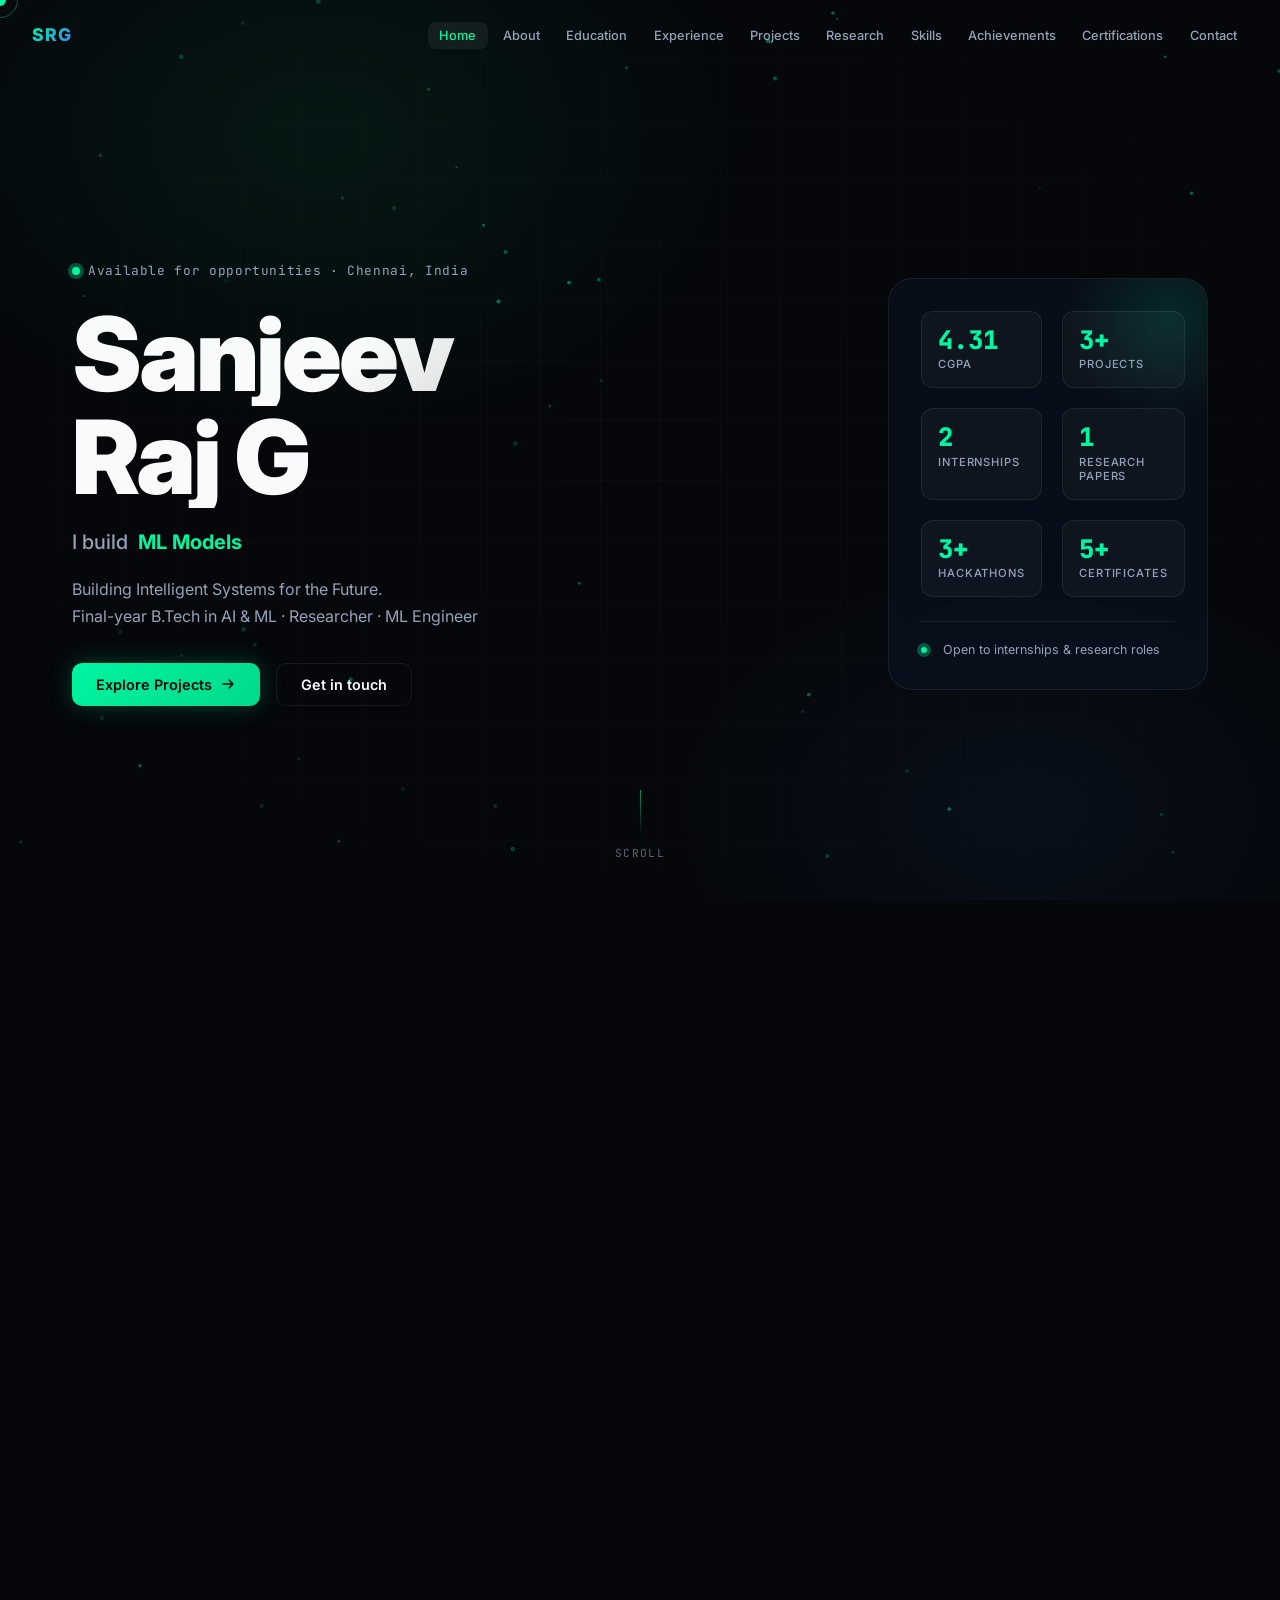
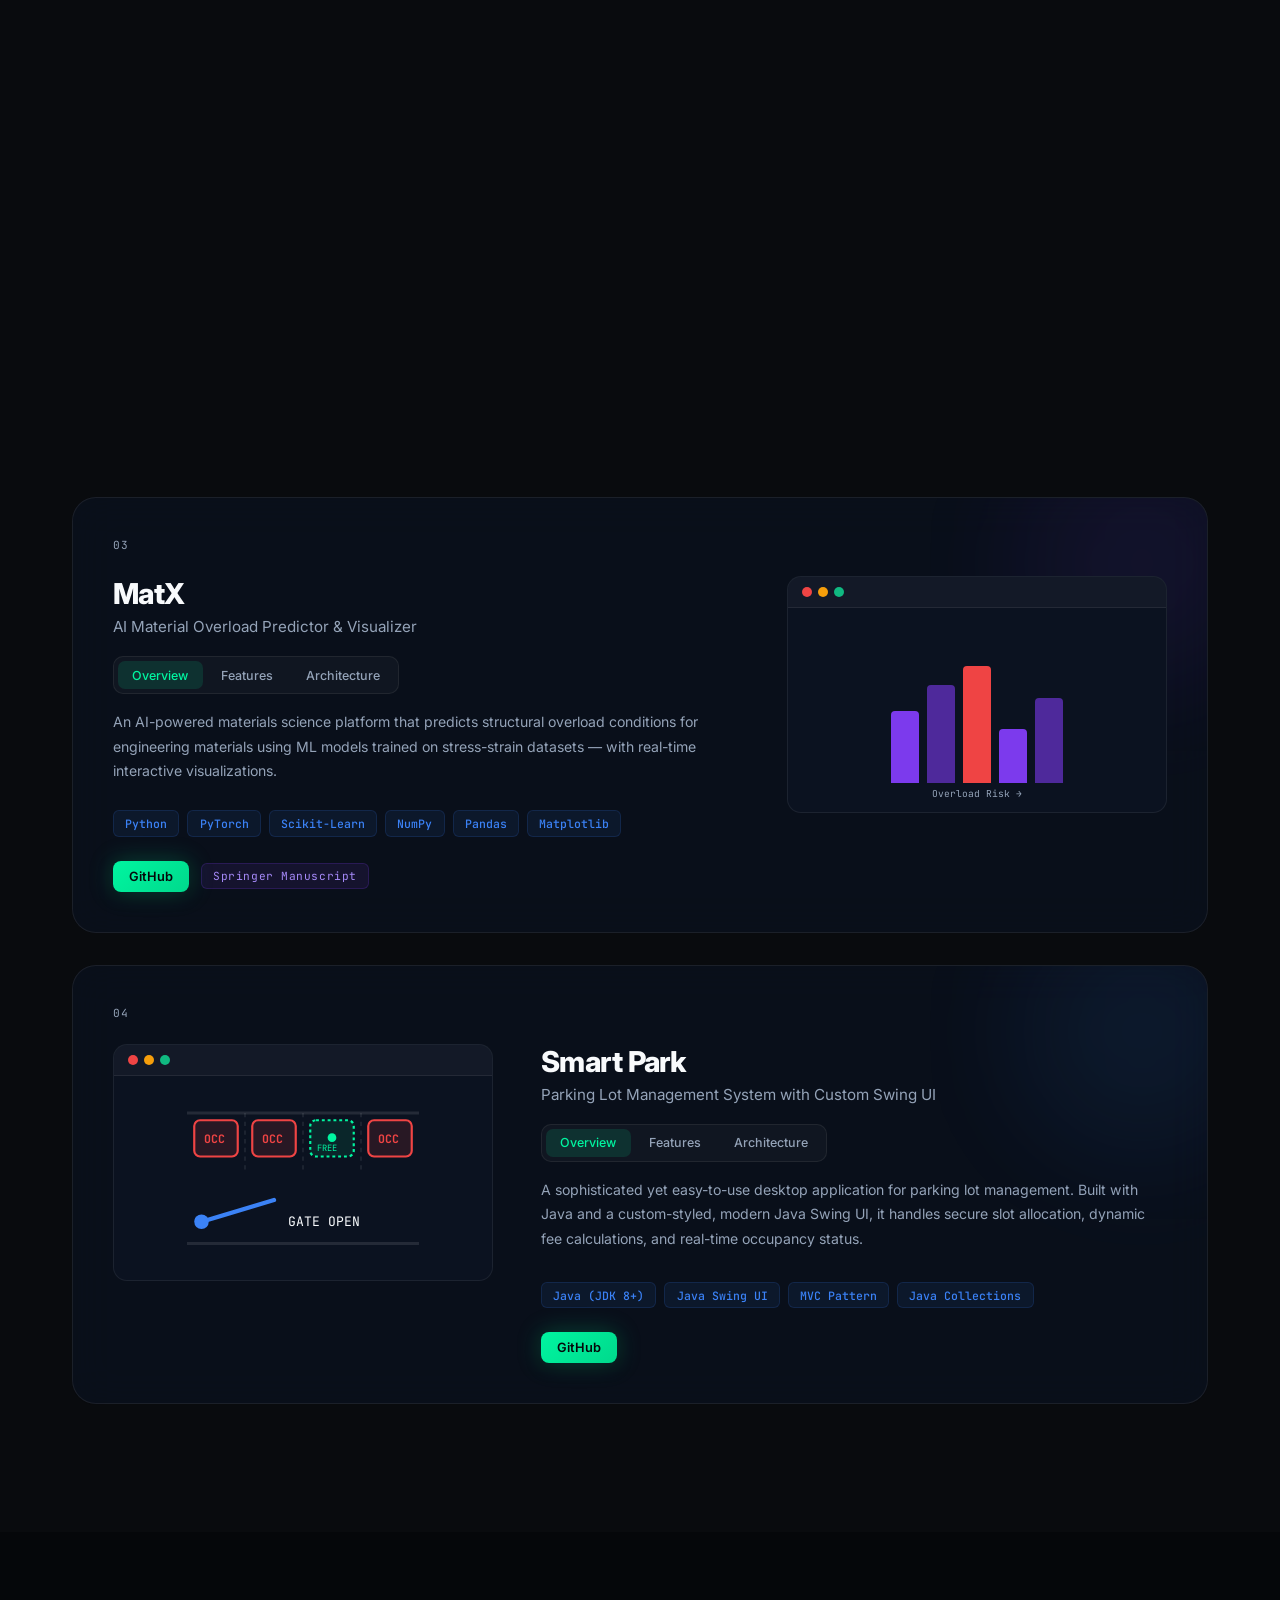
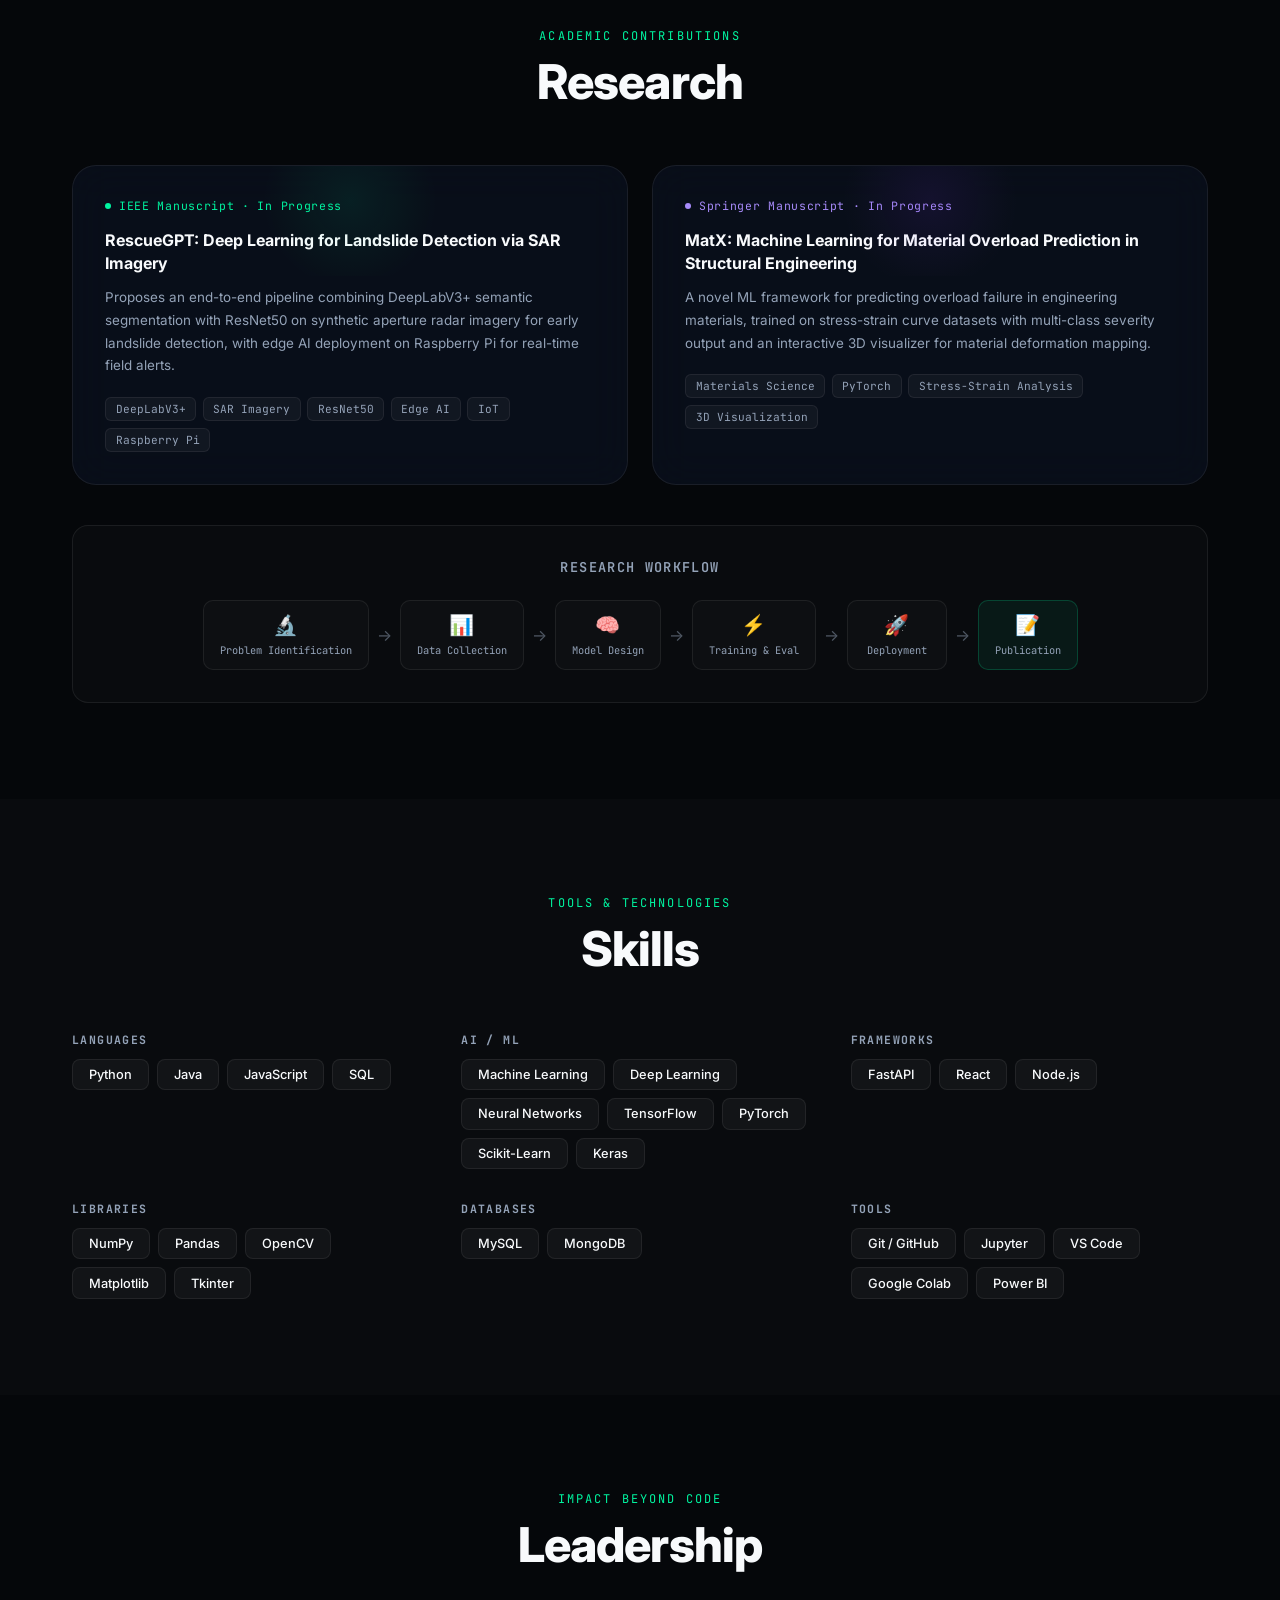
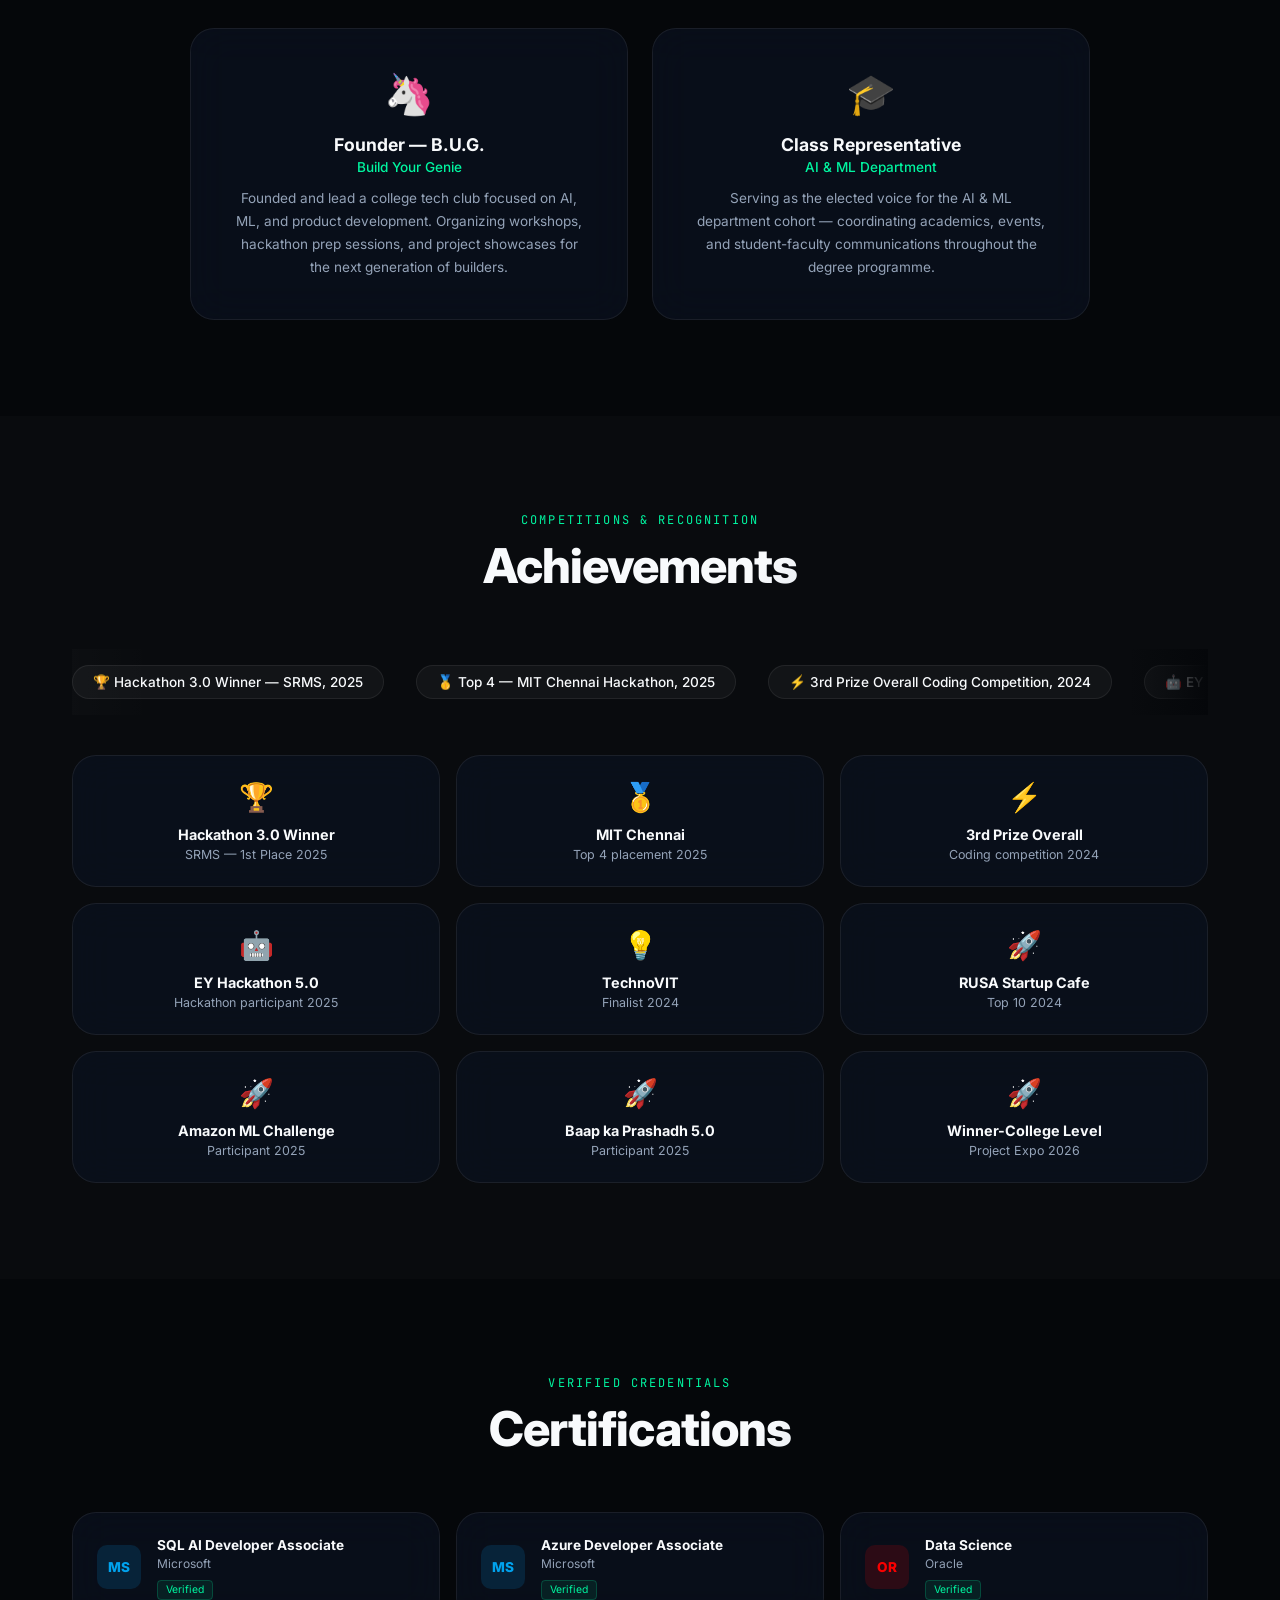
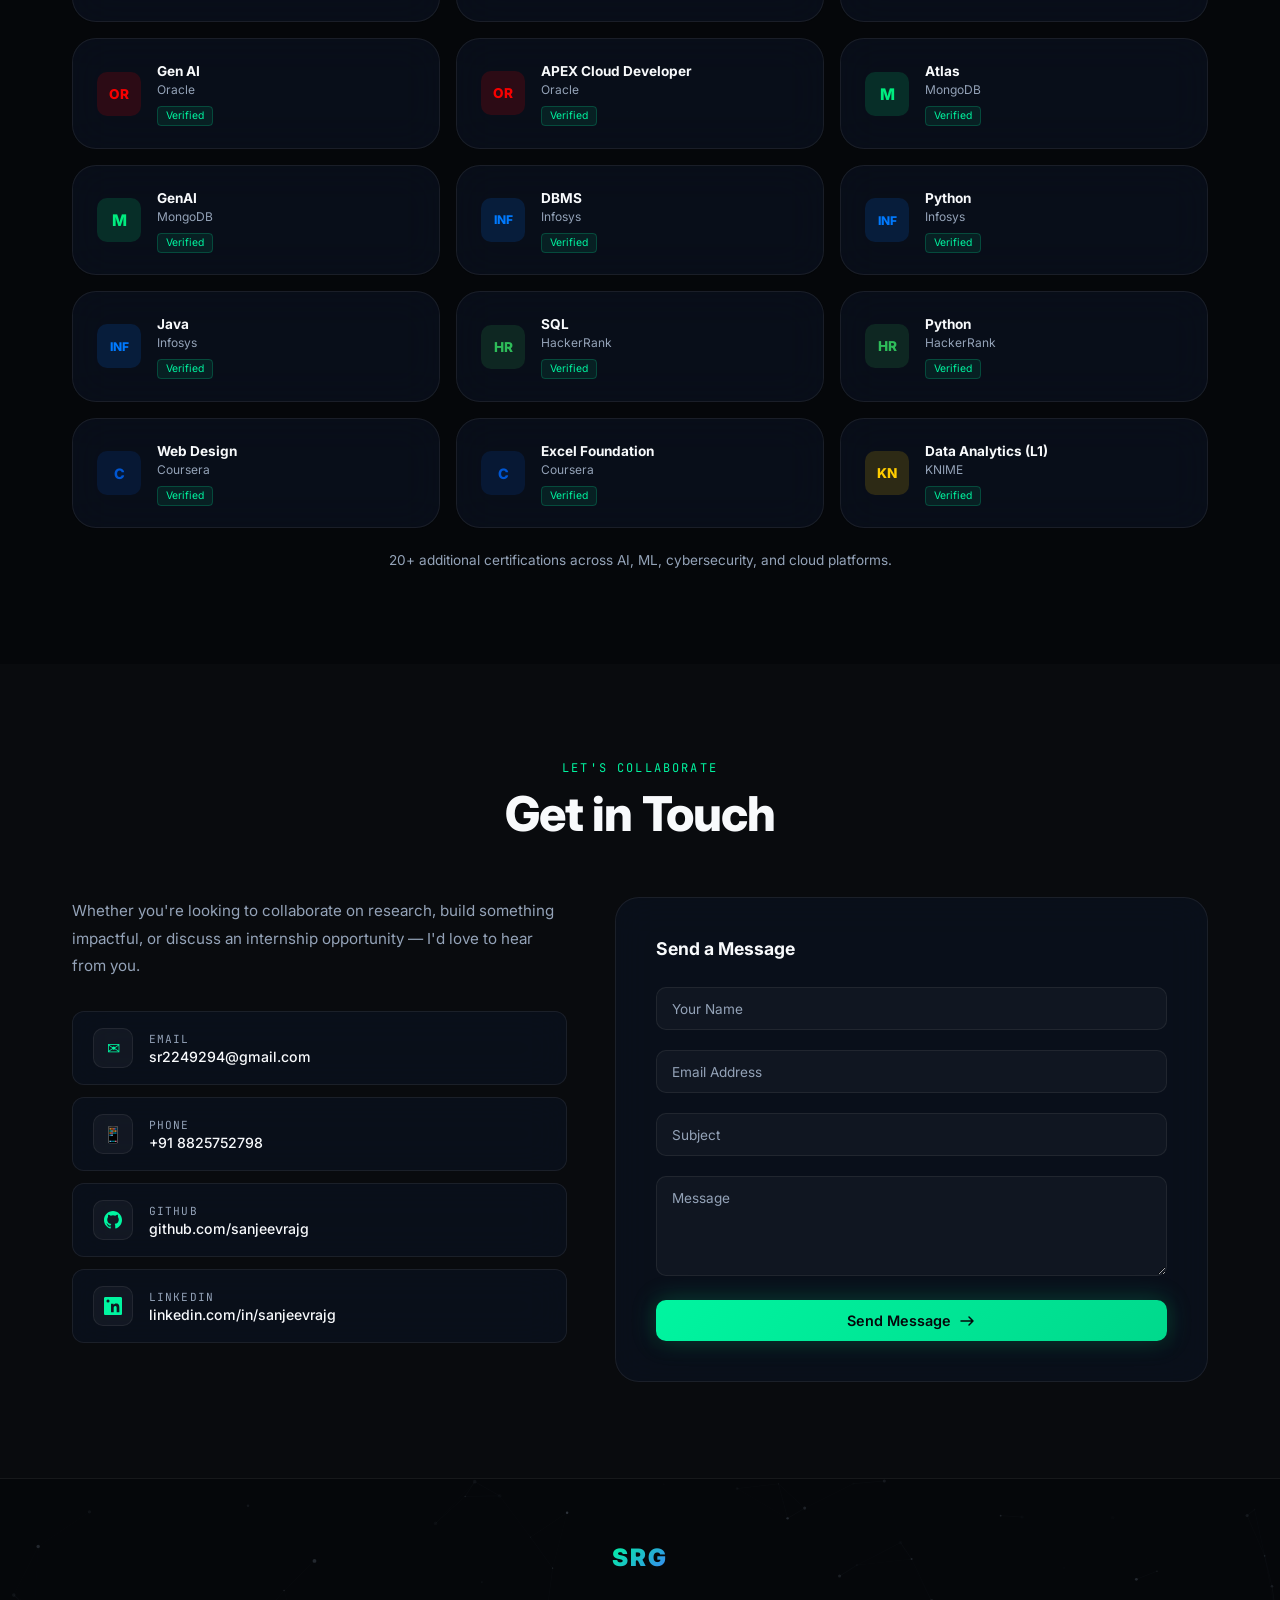
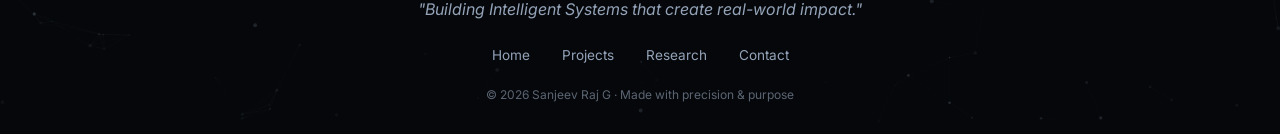
<file: index.html>
<!DOCTYPE html>
<html lang="en">

<head>
  <meta charset="UTF-8" />
  <meta name="viewport" content="width=device-width, initial-scale=1.0" />
  <title>Sanjeev Raj G — AI Engineer</title>
  <meta name="description"
    content="Sanjeev Raj G — AI Engineer, ML Researcher & Software Developer building intelligent systems for the future." />
  <link rel="preconnect" href="https://fonts.googleapis.com" />
  <link rel="preconnect" href="https://fonts.gstatic.com" crossorigin />
  <link
    href="https://fonts.googleapis.com/css2?family=Inter:wght@300;400;500;600;700;800;900&family=JetBrains+Mono:wght@400;500;700&display=swap"
    rel="stylesheet" />
  <link rel="icon" href="https://img.icons8.com/color/48/spiderman-head.png">
  <link rel="stylesheet" href="style.css" />
</head>

<body>

  <!-- ========== CURSOR ========== -->
  <div class="cursor" id="cursor"></div>
  <div class="cursor-trail" id="cursorTrail"></div>

  <!-- ========== LOADING SCREEN ========== -->
  <div class="loader" id="loader">
    <canvas id="loaderCanvas"></canvas>
    <div class="loader-content">
      <div class="loader-name" id="loaderName">
        <span class="loader-letter" data-char="S">S</span><span class="loader-letter" data-char="A">A</span><span
          class="loader-letter" data-char="N">N</span><span class="loader-letter" data-char="J">J</span><span
          class="loader-letter" data-char="E">E</span><span class="loader-letter" data-char="E">E</span><span
          class="loader-letter" data-char="V">V</span>&nbsp;<span class="loader-letter" data-char="R">R</span><span
          class="loader-letter" data-char="A">A</span><span class="loader-letter" data-char="J">J</span>&nbsp;<span
          class="loader-letter" data-char="G">G</span>
      </div>
      <div class="loader-roles" id="loaderRoles">
        <span class="loader-role active">AI Engineer</span>
        <span class="loader-role">ML Researcher</span>
        <span class="loader-role">Software Developer</span>
      </div>
      <div class="loader-bar-wrap">
        <div class="loader-bar" id="loaderBar"></div>
      </div>
      <div class="loader-percent" id="loaderPercent">0%</div>
    </div>
  </div>

  <!-- ========== NAVBAR ========== -->
  <nav class="nav" id="navbar">
    <div class="nav-inner">
      <a class="nav-logo" href="#home">
        <span class="nav-logo-mark">SRG</span>
      </a>
      <ul class="nav-links" id="navLinks">
        <li><a href="#home" class="nav-link active">Home</a></li>
        <li><a href="#about" class="nav-link">About</a></li>
        <li><a href="#education" class="nav-link">Education</a></li>
        <li><a href="#experience" class="nav-link">Experience</a></li>
        <li><a href="#projects" class="nav-link">Projects</a></li>
        <li><a href="#research" class="nav-link">Research</a></li>
        <li><a href="#skills" class="nav-link">Skills</a></li>
        <li><a href="#achievements" class="nav-link">Achievements</a></li>
        <li><a href="#certifications" class="nav-link">Certifications</a></li>
        <li><a href="#contact" class="nav-link">Contact</a></li>
      </ul>
      <button class="nav-toggle" id="navToggle" aria-label="Toggle menu">
        <span></span><span></span><span></span>
      </button>
    </div>
  </nav>

  <!-- ========== HERO ========== -->
  <section class="hero" id="home">
    <canvas id="heroCanvas"></canvas>
    <div class="aurora"></div>
    <div class="hero-grid"></div>

    <div class="hero-inner">
      <div class="hero-left">
        <div class="hero-eyebrow reveal-up">
          <span class="dot-pulse"></span>
          Available for opportunities · Chennai, India
        </div>
        <h1 class="hero-name reveal-up" data-delay="0.1">
          <span class="line-reveal">Sanjeev</span>
          <span class="line-reveal">Raj G</span>
        </h1>
        <div class="hero-role-wrap reveal-up" data-delay="0.25">
          <span class="hero-role-prefix">I build</span>
          <div class="hero-role-slider">
            <span class="hero-role-item active">AI Systems</span>
            <span class="hero-role-item">ML Models</span>
            <span class="hero-role-item">CV Pipelines</span>
            <span class="hero-role-item">Full Stack Apps</span>
            <span class="hero-role-item">Research Tools</span>
          </div>
        </div>
        <p class="hero-subtitle reveal-up" data-delay="0.35">
          Building Intelligent Systems for the Future.<br />
          Final-year B.Tech in AI &amp; ML · Researcher · ML Engineer
        </p>
        <div class="hero-cta reveal-up" data-delay="0.45">
          <a href="#projects" class="btn btn-primary magnetic">
            <span>Explore Projects</span>
            <svg width="16" height="16" viewBox="0 0 16 16" fill="none">
              <path d="M3 8h10M9 4l4 4-4 4" stroke="currentColor" stroke-width="1.5" stroke-linecap="round"
                stroke-linejoin="round" />
            </svg>
          </a>
          <a href="#contact" class="btn btn-ghost magnetic">
            <span>Get in touch</span>
          </a>
        </div>
      </div>

      <div class="hero-right reveal-up" data-delay="0.3">
        <div class="stats-card glass-card" id="statsCard">
          <div class="stats-card-glow"></div>
          <div class="stats-grid">
            <div class="stat-item">
              <span class="stat-value counter" data-target="7.98" data-decimal="2">0</span>
              <span class="stat-label">CGPA</span>
            </div>
            <div class="stat-item">
              <span class="stat-value"><span class="counter" data-target="6" data-suffix="+">0</span></span>
              <span class="stat-label">Projects</span>
            </div>
            <div class="stat-item">
              <span class="stat-value"><span class="counter" data-target="3">0</span></span>
              <span class="stat-label">Internships</span>
            </div>
            <div class="stat-item">
              <span class="stat-value"><span class="counter" data-target="2">0</span></span>
              <span class="stat-label">Research Papers</span>
            </div>
            <div class="stat-item">
              <span class="stat-value"><span class="counter" data-target="6" data-suffix="+">0</span></span>
              <span class="stat-label">Hackathons</span>
            </div>
            <div class="stat-item">
              <span class="stat-value"><span class="counter" data-target="10" data-suffix="+">0</span></span>
              <span class="stat-label">Certificates</span>
            </div>
          </div>
          <div class="stats-card-footer">
            <span class="stats-status">
              <span class="dot-pulse small"></span>
              Open to internships &amp; research roles
            </span>
          </div>
        </div>
      </div>
    </div>

    <div class="hero-scroll-hint">
      <div class="scroll-line"></div>
      <span>Scroll</span>
    </div>
  </section>

  <!-- ========== ABOUT ========== -->
  <section class="section" id="about">
    <div class="section-inner">
      <div class="section-header reveal-up">
        <span class="section-eyebrow">Who I am</span>
        <h2 class="section-title">About Me</h2>
      </div>

      <div class="about-layout">
        <div class="about-bio glass-card reveal-up">
          <p>
            Final-year B.Tech student specializing in <strong>Artificial Intelligence and Machine Learning</strong> with
            hands-on experience across AI, Machine Learning, <strong>LLMS</strong>, Agentic workflow automations,
            <strong>Cybersecurity</strong>, and <strong>Full Stack Development</strong>.
          </p>
          <p>
            I'm passionate about building systems that bridge the gap between research and real-world impact — from
            landslide prediction systems running on Raspberry Pi to automated vulnerability analyzers and material
            science predictors.
          </p>
          <p>
            I compete in hackathons, publish research, and build products that solve real problems.
          </p>
          <div class="about-tags">
            <span class="tag">AI / ML</span>
            <span class="tag">Neural Networks</span>
            <span class="tag">Deep Learning</span>
            <span class="tag">LLMS</span>
            <span class="tag">Prompt Engineering</span>
            <span class="tag">MLOps</span>
            <span class="tag">Cybersecurity</span>
            <span class="tag">Agentic workflow automations</span>
            <span class="tag">Full Stack</span>
            <span class="tag">IoT</span>
          </div>
        </div>

        <div class="about-timeline reveal-up" data-delay="0.15">
          <div class="timeline-line"></div>

          <div class="timeline-item">
            <div class="timeline-dot"></div>
            <div class="timeline-year">2023</div>
            <div class="timeline-content glass-card small">
              <h4>Started Engineering</h4>
              <p>Enrolled in B.Tech AI &amp; ML at R.M.D Engineering College, Chennai.</p>
            </div>
          </div>

          <div class="timeline-item">
            <div class="timeline-dot active"></div>
            <div class="timeline-year">2024</div>
            <div class="timeline-content glass-card small">
              <h4>Software Development & AI</h4>
              <p>Deep-dived into AI , Machine Learning deep learning, Neural Network , Cybersecurity and Full Stack.</p>
            </div>
          </div>

          <div class="timeline-item">
            <div class="timeline-dot active"></div>
            <div class="timeline-year">2025</div>
            <div class="timeline-content glass-card small">
              <h4>Hackathons + Research</h4>
              <p>Won 1st Prize in Hackathon and and collaborated with many researchers. Participanted in manu
                activities and collaborated</p>
            </div>
          </div>

          <div class="timeline-item">
            <div class="timeline-dot active"></div>
            <div class="timeline-year">2026</div>
            <div class="timeline-content glass-card small">
              <h4>Research + Internships</h4>
              <p>Leading the redesign of Cryo Scientific Systems Website, B.U.G. club founder, targeting top-tier roles.
              </p>
            </div>
          </div>

          <div class="timeline-item future">
            <div class="timeline-dot future"></div>
            <div class="timeline-year">Future</div>
            <div class="timeline-content glass-card small">
              <h4>Building Intelligent Systems</h4>
              <p>Graduate research, startup ventures, and AI products that matter.</p>
            </div>
          </div>
        </div>
      </div>
    </div>
  </section>

  <!-- ========== EDUCATION ========== -->
  <section class="section alt" id="education">
    <div class="section-inner">
      <div class="section-header reveal-up">
        <span class="section-eyebrow">Academic background</span>
        <h2 class="section-title">Education</h2>
      </div>

      <div class="edu-card glass-card reveal-up">
        <div class="edu-card-glow"></div>
        <div class="edu-logo-wrap">
          <div class="edu-logo">
            <svg width="40" height="40" viewBox="0 0 40 40" fill="none">
              <rect width="40" height="40" rx="10" fill="url(#eduGrad)" />
              <path d="M20 8L32 14V22L20 28L8 22V14L20 8Z" stroke="#00F5A0" stroke-width="1.5" fill="none" />
              <path d="M20 8V28M8 14l12 8 12-8" stroke="#00F5A0" stroke-width="1" opacity="0.5" />
              <defs>
                <linearGradient id="eduGrad" x1="0" y1="0" x2="40" y2="40">
                  <stop stop-color="#0B1220" />
                  <stop offset="1" stop-color="#0D1B30" />
                </linearGradient>
              </defs>
            </svg>
          </div>
        </div>
        <div class="edu-info">
          <h3 class="edu-college">R.M.D Engineering College</h3>
          <p class="edu-degree">B.Tech — Artificial Intelligence &amp; Machine Learning</p>
          <p class="edu-meta">Chennai, Tamil Nadu · 2023 – 2027</p>
        </div>
        <div class="edu-cgpa">
          <span class="cgpa-value">7.98</span>
          <span class="cgpa-label">CGPA</span>
        </div>
      </div>

      <div class="edu-card glass-card reveal-up" data-delay="0.1">
        <div class="edu-card-glow"
          style="background: radial-gradient(circle, rgba(59,130,246,0.06) 0%, transparent 70%);"></div>
        <div class="edu-logo-wrap">
          <div class="edu-logo">
            <svg width="40" height="40" viewBox="0 0 40 40" fill="none">
              <rect width="40" height="40" rx="10" fill="url(#eduGrad2)" />
              <path d="M20 8L32 14V22L20 28L8 22V14L20 8Z" stroke="#3B82F6" stroke-width="1.5" fill="none" />
              <path d="M20 8V28M8 14l12 8 12-8" stroke="#3B82F6" stroke-width="1" opacity="0.5" />
              <defs>
                <linearGradient id="eduGrad2" x1="0" y1="0" x2="40" y2="40">
                  <stop stop-color="#0B1220" />
                  <stop offset="1" stop-color="#0D1B30" />
                </linearGradient>
              </defs>
            </svg>
          </div>
        </div>
        <div class="edu-info">
          <h3 class="edu-college">Everwin Matriculation Higher Secondary School</h3>
          <p class="edu-degree">Class XII (HSC)</p>
          <p class="edu-meta">Chennai, Tamil Nadu · Completed in 2023</p>
        </div>
        <div class="edu-cgpa">
          <span class="cgpa-value" style="font-size: 2.1rem; color: #3B82F6;">86.16%</span>
          <span class="cgpa-label">Score</span>
        </div>
      </div>

      <div class="edu-card glass-card reveal-up" data-delay="0.2">
        <div class="edu-card-glow"
          style="background: radial-gradient(circle, rgba(124,58,237,0.06) 0%, transparent 70%);"></div>
        <div class="edu-logo-wrap">
          <div class="edu-logo">
            <svg width="40" height="40" viewBox="0 0 40 40" fill="none">
              <rect width="40" height="40" rx="10" fill="url(#eduGrad3)" />
              <path d="M20 8L32 14V22L20 28L8 22V14L20 8Z" stroke="#7C3AED" stroke-width="1.5" fill="none" />
              <path d="M20 8V28M8 14l12 8 12-8" stroke="#7C3AED" stroke-width="1" opacity="0.5" />
              <defs>
                <linearGradient id="eduGrad3" x1="0" y1="0" x2="40" y2="40">
                  <stop stop-color="#0B1220" />
                  <stop offset="1" stop-color="#0D1B30" />
                </linearGradient>
              </defs>
            </svg>
          </div>
        </div>
        <div class="edu-info">
          <h3 class="edu-college">Doveton Boys and Girls Higher Secondary School</h3>
          <p class="edu-degree">Class X (SSLC)</p>
          <p class="edu-meta">Chennai, Tamil Nadu · Completed in 2021</p>
        </div>
        <div class="edu-cgpa">
          <span class="cgpa-value" style="font-size: 2.1rem; color: #7C3AED;">83%</span>
          <span class="cgpa-label">Score</span>
        </div>
      </div>


      <div class="summary-card glass-card reveal-up" data-delay="0.15">
        <span class="summary-eyebrow">Professional Summary</span>
        <p class="summary-text">
          Final-year B.Tech student specializing in <em>Artificial Intelligence and Machine Learning</em> with practical
          experience in AI, Machine Learning, Computer Vision, Cybersecurity, and Full Stack Development. Passionate
          about building intelligent systems that solve real-world challenges using modern technologies.
        </p>
      </div>
    </div>
  </section>

  <!-- ========== EXPERIENCE ========== -->
  <section class="section" id="experience">
    <div class="section-inner">
      <div class="section-header reveal-up">
        <span class="section-eyebrow">Where I've worked</span>
        <h2 class="section-title">Experience</h2>
      </div>

      <div class="exp-timeline">
        <div class="exp-item reveal-up" data-delay="0.0">
          <div class="exp-connector">
            <div class="exp-dot"></div>
            <div class="exp-line"></div>
          </div>
          <div class="exp-card glass-card">
            <div class="exp-header">
              <div>
                <h3 class="exp-role">Software Developer Intern</h3>
                <p class="exp-company">Cryo Scientific Systems Pvt. Ltd.</p>
              </div>
              <span class="exp-badge">2026</span>
            </div>
            <p class="exp-desc">Leading the company website redesign — building a premium, SaaS-inspired single-file
              HTML/CSS/JS site with modern glassmorphism, aurora effects, and animated mesh grids.</p>
            <div class="exp-tags">
              <span class="tag small">Next.js</span>
              <span class="tag small">Tailwind CSS</span>
              <span class="tag small">Shadcn UI</span>
              <span class="tag small">Framer Motion</span>
              <span class="tag small">TypeScript</span>
              <span class="tag small">UI/UX</span>
              <span class="tag small">Animation</span>
              <span class="tag small">Designing</span>
            </div>
          </div>
        </div>

        <div class="exp-item reveal-up" data-delay="0.1">
          <div class="exp-connector">
            <div class="exp-dot"></div>
            <div class="exp-line"></div>
          </div>
          <div class="exp-card glass-card">
            <div class="exp-header">
              <div>
                <h3 class="exp-role">Business Intelligence Intern</h3>
                <p class="exp-company">Edinz Tech</p>
              </div>
              <span class="exp-badge">2025</span>
            </div>
            <p class="exp-desc">Built interactive Power BI dashboards to surface business insights from complex
              datasets, enabling data-driven decision making across teams.</p>
            <div class="exp-tags">
              <span class="tag small">Power BI</span>
              <span class="tag small">Data Analytics</span>
              <span class="tag small">DAX</span>
              <span class="tag small">Data Preprocessing</span>
              <span class="tag small">EDA</span>
              <span class="tag small">Data Visualization</span>
              <span class="tag small">Reports and Dashboards</span>
            </div>
          </div>
        </div>

        <div class="exp-item reveal-up" data-delay="0.2">
          <div class="exp-connector">
            <div class="exp-dot"></div>
            <div class="exp-line"></div>
          </div>
          <div class="exp-card glass-card">
            <div class="exp-header">
              <div>
                <h3 class="exp-role">Python Developer Intern</h3>
                <p class="exp-company">CodSoft</p>
              </div>
              <span class="exp-badge">2024</span>
            </div>
            <p class="exp-desc">Developed Python-based automation and data processing scripts, strengthening backend
              development skills and Python ecosystem proficiency.</p>
            <div class="exp-tags">
              <span class="tag small">Python Fundamentals</span>
              <span class="tag small">Built-in Libraries</span>
              <span class="tag small">REST APIs</span>
              <span class="tag small">FastAPI & Flask Framework</span>
            </div>
          </div>
        </div>

        <div class="exp-item reveal-up" data-delay="0.3">
          <div class="exp-connector">
            <div class="exp-dot"></div>
          </div>
          <div class="exp-card glass-card">
            <div class="exp-header">
              <div>
                <h3 class="exp-role">Security Intern</h3>
                <p class="exp-company">Prodigy Infotech</p>
              </div>
              <span class="exp-badge">2024</span>
            </div>
            <p class="exp-desc">Worked on cybersecurity tooling, vulnerability assessment workflows, and network
              security analysis — laying the groundwork for SecureScanX.</p>
            <div class="exp-tags">
              <span class="tag small">Cybersecurity</span>
              <span class="tag small">Nmap</span>
              <span class="tag small">CVE Analysis</span>
              <span class="tag small">Computer Networks</span>
              <span class="tag small">Cryptography</span>
              <span class="tag small">Vulnerability Assessment</span>
              <span class="tag small">Penetration Testing</span>
            </div>
          </div>
        </div>
      </div>
    </div>
  </section>

  <!-- ========== PROJECTS ========== -->
  <section class="section alt" id="projects">
    <div class="section-inner">
      <div class="section-header reveal-up">
        <span class="section-eyebrow">What I've built</span>
        <h2 class="section-title">Featured Projects</h2>
      </div>

      <!-- RescueGPT -->
      <div class="project-card glass-card reveal-up" id="proj1">
        <div class="project-card-glow glow-green"></div>
        <div class="project-index">01</div>
        <div class="project-layout">
          <div class="project-info">
            <h3 class="project-name">RescueGPT</h3>
            <p class="project-tagline">AI Powered Landslide Detection &amp; Early Warning System</p>
            <div class="project-tabs">
              <button class="ptab active" data-target="p1-overview">Overview</button>
              <button class="ptab" data-target="p1-features">Features</button>
              <button class="ptab" data-target="p1-arch">Architecture</button>
            </div>
            <div class="ptab-content active" id="p1-overview">
              <p>An end-to-end AI system for real-time landslide detection using SAR satellite imagery and deep
                learning. Deployed on Raspberry Pi 4 for edge inference — enabling disaster prediction in
                connectivity-limited mountain regions.</p>
            </div>
            <div class="ptab-content" id="p1-features">
              <ul class="feature-list">
                <li>Real-time SAR imagery segmentation via DeepLabV3+</li>
                <li>Early warning alert system via IoT sensor fusion</li>
                <li>Edge AI deployment on Raspberry Pi 4 (offline-capable)</li>
                <li>ResNet50 backbone with custom fine-tuning</li>
                <li>Google Colab training pipeline with automated exports</li>
              </ul>
            </div>
            <div class="ptab-content" id="p1-arch">
              <div class="arch-diagram">
                <div class="arch-node">SAR Satellite</div>
                <div class="arch-arrow">→</div>
                <div class="arch-node highlight">DeepLabV3+</div>
                <div class="arch-arrow">→</div>
                <div class="arch-node">ResNet50</div>
                <div class="arch-arrow">→</div>
                <div class="arch-node">Edge AI (RPi)</div>
                <div class="arch-arrow">→</div>
                <div class="arch-node highlight">Alert System</div>
              </div>
            </div>
            <div class="project-stack">
              <span class="stack-pill">Python</span>
              <span class="stack-pill">TensorFlow</span>
              <span class="stack-pill">DeepLabV3+</span>
              <span class="stack-pill">ResNet50</span>
              <span class="stack-pill">SAR Imagery</span>
              <span class="stack-pill">IoT</span>
              <span class="stack-pill">Raspberry Pi</span>
              <span class="stack-pill">Google Colab</span>
            </div>
            <div class="project-links">
              <a href="https://github.com/Sanjeev23Raj/Landslide"
                class="btn btn-primary small magnetic"><span>GitHub</span></a>
              <span class="project-badge research">IEEE Manuscript</span>
            </div>
          </div>
          <div class="project-visual">
            <div class="project-mockup green">
              <div class="mockup-header">
                <span></span><span></span><span></span>
              </div>
              <div class="mockup-body">
                <div class="mockup-map">
                  <div class="map-grid"></div>
                  <div class="map-hotspot" style="top:35%;left:42%"><span class="pulse-ring"></span></div>
                  <div class="map-hotspot danger" style="top:55%;left:61%"><span class="pulse-ring"></span></div>
                  <div class="map-label" style="top:10%;left:10%">SAR Analysis</div>
                  <div class="map-stat">Risk: <span style="color:#00F5A0">HIGH</span></div>
                </div>
              </div>
            </div>
          </div>
        </div>
      </div>

      <!-- SecureScanX -->
      <div class="project-card glass-card reveal-up" data-delay="0.1" id="proj2">
        <div class="project-card-glow glow-blue"></div>
        <div class="project-index">02</div>
        <div class="project-layout reverse">
          <div class="project-info">
            <h3 class="project-name">SecureScanX</h3>
            <p class="project-tagline">Automated Infrastructure Risk Analyzer</p>
            <div class="project-tabs">
              <button class="ptab active" data-target="p2-overview">Overview</button>
              <button class="ptab" data-target="p2-features">Features</button>
              <button class="ptab" data-target="p2-arch">Architecture</button>
            </div>
            <div class="ptab-content active" id="p2-overview">
              <p>A CVSS-based vulnerability analyzer that automates infrastructure risk scoring by correlating CVE/NVD
                data with live Nmap scans. Delivers actionable security reports with severity rankings and remediation
                guidance.</p>
            </div>
            <div class="ptab-content" id="p2-features">
              <ul class="feature-list">
                <li>Automated Nmap scan orchestration and parsing</li>
                <li>Real-time CVE correlation via NVD API</li>
                <li>CVSS v3.1 risk scoring with severity classification</li>
                <li>FastAPI backend with REST endpoints</li>
                <li>Exportable PDF/JSON security reports</li>
              </ul>
            </div>
            <div class="ptab-content" id="p2-arch">
              <div class="arch-diagram">
                <div class="arch-node">Nmap Scan</div>
                <div class="arch-arrow">→</div>
                <div class="arch-node highlight">CVE/NVD API</div>
                <div class="arch-arrow">→</div>
                <div class="arch-node">CVSS Engine</div>
                <div class="arch-arrow">→</div>
                <div class="arch-node highlight">FastAPI</div>
                <div class="arch-arrow">→</div>
                <div class="arch-node">Risk Report</div>
              </div>
            </div>
            <div class="project-stack">
              <span class="stack-pill">Python</span>
              <span class="stack-pill">FastAPI</span>
              <span class="stack-pill">Nmap</span>
              <span class="stack-pill">CVE/NVD</span>
              <span class="stack-pill">CVSS</span>
              <span class="stack-pill">PostgreSQL</span>
            </div>
            <div class="project-links">
              <a href="https://github.com/Sanjeev23Raj/vulnerability-check"
                class="btn btn-primary small magneti c"><span>GitHub</span></a>
            </div>
          </div>
          <div class="project-visual">
            <div class="project-mockup blue">
              <div class="mockup-header">
                <span></span><span></span><span></span>
              </div>
              <div class="mockup-body scan">
                <div class="scan-line"></div>
                <div class="scan-result">CVE-2024-1234 <span class="severity high">HIGH 8.1</span></div>
                <div class="scan-result">CVE-2024-5678 <span class="severity med">MED 5.3</span></div>
                <div class="scan-result">CVE-2024-9012 <span class="severity low">LOW 2.1</span></div>
                <div class="scan-result">CVE-2024-3456 <span class="severity high">CRIT 9.8</span></div>
              </div>
            </div>
          </div>
        </div>
      </div>

      <!-- MatX -->
      <div class="project-card glass-card reveal-up" data-delay="0.2" id="proj3">
        <div class="project-card-glow glow-purple"></div>
        <div class="project-index">03</div>
        <div class="project-layout">
          <div class="project-info">
            <h3 class="project-name">MatX</h3>
            <p class="project-tagline">AI Material Overload Predictor &amp; Visualizer</p>
            <div class="project-tabs">
              <button class="ptab active" data-target="p3-overview">Overview</button>
              <button class="ptab" data-target="p3-features">Features</button>
              <button class="ptab" data-target="p3-arch">Architecture</button>
            </div>
            <div class="ptab-content active" id="p3-overview">
              <p>An AI-powered materials science platform that predicts structural overload conditions for engineering
                materials using ML models trained on stress-strain datasets — with real-time interactive visualizations.
              </p>
            </div>
            <div class="ptab-content" id="p3-features">
              <ul class="feature-list">
                <li>Multi-material stress-strain ML prediction pipeline</li>
                <li>Interactive 3D visualization of material deformation</li>
                <li>Overload threshold classification with confidence scores</li>
                <li>Springer manuscript in progress</li>
                <li>Supports 50+ material types from training dataset</li>
              </ul>
            </div>
            <div class="ptab-content" id="p3-arch">
              <div class="arch-diagram">
                <div class="arch-node">Material Input</div>
                <div class="arch-arrow">→</div>
                <div class="arch-node highlight">Scikit-Learn</div>
                <div class="arch-arrow">→</div>
                <div class="arch-node">PyTorch Model</div>
                <div class="arch-arrow">→</div>
                <div class="arch-node highlight">Prediction</div>
                <div class="arch-arrow">→</div>
                <div class="arch-node">Visualizer</div>
              </div>
            </div>
            <div class="project-stack">
              <span class="stack-pill">Python</span>
              <span class="stack-pill">PyTorch</span>
              <span class="stack-pill">Scikit-Learn</span>
              <span class="stack-pill">NumPy</span>
              <span class="stack-pill">Pandas</span>
              <span class="stack-pill">Matplotlib</span>
            </div>
            <div class="project-links">
              <a href="https://github.com/Sanjeev23Raj/Matx"
                class="btn btn-primary small magnetic"><span>GitHub</span></a>
              <span class="project-badge research">Springer Manuscript</span>
            </div>
          </div>
          <div class="project-visual">
            <div class="project-mockup purple">
              <div class="mockup-header">
                <span></span><span></span><span></span>
              </div>
              <div class="mockup-body chart">
                <div class="chart-bars">
                  <div class="chart-bar" style="--h:60%;--c:#7C3AED">Steel</div>
                  <div class="chart-bar" style="--h:82%;--c:#7C3AED99">Aluminum</div>
                  <div class="chart-bar danger" style="--h:98%;--c:#EF4444">Carbon</div>
                  <div class="chart-bar" style="--h:45%;--c:#7C3AED">Titanium</div>
                  <div class="chart-bar" style="--h:71%;--c:#7C3AED99">Copper</div>
                </div>
                <div class="chart-label">Overload Risk →</div>
              </div>
            </div>
          </div>
        </div>
      </div>

      <!-- Smart Park -->
      <div class="project-card glass-card reveal-up" data-delay="0.3" id="proj4">
        <div class="project-card-glow glow-blue"></div>
        <div class="project-index">04</div>
        <div class="project-layout reverse">
          <div class="project-info">
            <h3 class="project-name">Smart Park</h3>
            <p class="project-tagline">Parking Lot Management System with Custom Swing UI</p>
            <div class="project-tabs">
              <button class="ptab active" data-target="p4-overview">Overview</button>
              <button class="ptab" data-target="p4-features">Features</button>
              <button class="ptab" data-target="p4-arch">Architecture</button>
            </div>
            <div class="ptab-content active" id="p4-overview">
              <p>A sophisticated yet easy-to-use desktop application for parking lot management. Built with Java and a
                custom-styled, modern Java Swing UI, it handles secure slot allocation, dynamic fee calculations, and
                real-time occupancy status.</p>
            </div>
            <div class="ptab-content" id="p4-features">
              <ul class="feature-list">
                <li><strong>Intelligent Allocation</strong>: Automatically assigns slot sizes based on vehicle type
                  (Bike, Car, Truck)</li>
                <li><strong>Dynamic Fee Structure</strong>: Computes per-hour rates based on duration (Bike: ₹10, Car:
                  ₹20, Truck: ₹40)</li>
                <li><strong>Live Dashboard</strong>: Real-time visual monitoring of 30 predefined parking spots (10
                  Small, 10 Medium, 10 Large)</li>
                <li><strong>Search Engine</strong>: Instant lookup of parked vehicles by plate number</li>
              </ul>
            </div>
            <div class="ptab-content" id="p4-arch">
              <div class="arch-diagram">
                <div class="arch-node">Main (Entry)</div>
                <div class="arch-arrow">→</div>
                <div class="arch-node highlight">Swing Dashboard</div>
                <div class="arch-arrow">⇄</div>
                <div class="arch-node">Parking Controller</div>
                <div class="arch-arrow">⇄</div>
                <div class="arch-node highlight">Parking Service</div>
              </div>
            </div>
            <div class="project-stack" style="margin-top:1.5rem;">
              <span class="stack-pill">Java (JDK 8+)</span>
              <span class="stack-pill">Java Swing UI</span>
              <span class="stack-pill">MVC Pattern</span>
              <span class="stack-pill">Java Collections</span>
            </div>
            <div class="project-links">
              <a href="https://github.com/Sanjeev23Raj/PARKING-MANAGEMENT-SYSTEM"
                class="btn btn-primary small magnetic"><span>GitHub</span></a>
            </div>
          </div>
          <div class="project-visual">
            <div class="project-mockup blue">
              <div class="mockup-header">
                <span></span><span></span><span></span>
              </div>
              <div class="mockup-body graph-viz">
                <svg viewBox="0 0 200 130" width="100%" height="100%">
                  <!-- Parking grid lines -->
                  <line x1="20" y1="20" x2="180" y2="20" stroke="rgba(255,255,255,0.1)" stroke-width="2" />
                  <line x1="20" y1="110" x2="180" y2="110" stroke="rgba(255,255,255,0.1)" stroke-width="2" />

                  <!-- Slot dividers -->
                  <line x1="60" y1="20" x2="60" y2="60" stroke="rgba(255,255,255,0.1)" stroke-dasharray="3,3" />
                  <line x1="100" y1="20" x2="100" y2="60" stroke="rgba(255,255,255,0.1)" stroke-dasharray="3,3" />
                  <line x1="140" y1="20" x2="140" y2="60" stroke="rgba(255,255,255,0.1)" stroke-dasharray="3,3" />

                  <!-- Occupied spots -->
                  <rect x="25" y="25" width="30" height="25" rx="4" fill="#EF444420" stroke="#EF4444"
                    stroke-width="1.5" />
                  <text x="32" y="41" font-size="8" fill="#EF4444" font-family="JetBrains Mono"
                    font-weight="bold">OCC</text>

                  <rect x="65" y="25" width="30" height="25" rx="4" fill="#EF444420" stroke="#EF4444"
                    stroke-width="1.5" />
                  <text x="72" y="41" font-size="8" fill="#EF4444" font-family="JetBrains Mono"
                    font-weight="bold">OCC</text>

                  <!-- Available spot -->
                  <rect x="105" y="25" width="30" height="25" rx="4" fill="#00F5A015" stroke="#00F5A0"
                    stroke-width="1.5" stroke-dasharray="2,2" />
                  <circle cx="120" cy="37" r="3" fill="#00F5A0" />
                  <text x="110" y="46" font-size="6" fill="#00F5A0" font-family="JetBrains Mono">FREE</text>

                  <rect x="145" y="25" width="30" height="25" rx="4" fill="#EF444420" stroke="#EF4444"
                    stroke-width="1.5" />
                  <text x="152" y="41" font-size="8" fill="#EF4444" font-family="JetBrains Mono"
                    font-weight="bold">OCC</text>

                  <!-- Entry Barrier & Text -->
                  <path d="M 30,95 L 80,80" stroke="#3B82F6" stroke-width="3" stroke-linecap="round" />
                  <circle cx="30" cy="95" r="5" fill="#3B82F6" />
                  <text x="90" y="98" font-size="9" fill="#F8FAFC" font-family="JetBrains Mono">GATE OPEN</text>
                </svg>
              </div>
            </div>
          </div>
        </div>
      </div>

    </div>
  </section>

  <!-- ========== RESEARCH ========== -->
  <section class="section" id="research">
    <div class="section-inner">
      <div class="section-header reveal-up">
        <span class="section-eyebrow">Academic contributions</span>
        <h2 class="section-title">Research</h2>
      </div>

      <div class="research-grid">
        <div class="research-card glass-card reveal-up">
          <div class="research-card-glow"></div>
          <div class="research-status">
            <span class="status-dot"></span>
            IEEE Manuscript · In Progress
          </div>
          <h3 class="research-title">RescueGPT: Deep Learning for Landslide Detection via SAR Imagery</h3>
          <p class="research-abstract">Proposes an end-to-end pipeline combining DeepLabV3+ semantic segmentation with
            ResNet50 on synthetic aperture radar imagery for early landslide detection, with edge AI deployment on
            Raspberry Pi for real-time field alerts.</p>
          <div class="research-topics">
            <span class="topic-pill">DeepLabV3+</span>
            <span class="topic-pill">SAR Imagery</span>
            <span class="topic-pill">ResNet50</span>
            <span class="topic-pill">Edge AI</span>
            <span class="topic-pill">IoT</span>
            <span class="topic-pill">Raspberry Pi</span>
          </div>
        </div>

        <div class="research-card glass-card reveal-up" data-delay="0.15">
          <div class="research-card-glow purple"></div>
          <div class="research-status purple">
            <span class="status-dot purple"></span>
            Springer Manuscript · In Progress
          </div>
          <h3 class="research-title">MatX: Machine Learning for Material Overload Prediction in Structural Engineering
          </h3>
          <p class="research-abstract">A novel ML framework for predicting overload failure in engineering materials,
            trained on stress-strain curve datasets with multi-class severity output and an interactive 3D visualizer
            for material deformation mapping.</p>
          <div class="research-topics">
            <span class="topic-pill">Materials Science</span>
            <span class="topic-pill">PyTorch</span>
            <span class="topic-pill">Stress-Strain Analysis</span>
            <span class="topic-pill">3D Visualization</span>
          </div>
        </div>
      </div>

      <!-- Research Workflow -->
      <div class="workflow reveal-up" data-delay="0.2">
        <h3 class="workflow-title">Research Workflow</h3>
        <div class="workflow-steps">
          <div class="wf-step">
            <div class="wf-icon">🔬</div>
            <div class="wf-label">Problem Identification</div>
          </div>
          <div class="wf-arrow">→</div>
          <div class="wf-step">
            <div class="wf-icon">📊</div>
            <div class="wf-label">Data Collection</div>
          </div>
          <div class="wf-arrow">→</div>
          <div class="wf-step">
            <div class="wf-icon">🧠</div>
            <div class="wf-label">Model Design</div>
          </div>
          <div class="wf-arrow">→</div>
          <div class="wf-step">
            <div class="wf-icon">⚡</div>
            <div class="wf-label">Training &amp; Eval</div>
          </div>
          <div class="wf-arrow">→</div>
          <div class="wf-step">
            <div class="wf-icon">🚀</div>
            <div class="wf-label">Deployment</div>
          </div>
          <div class="wf-arrow">→</div>
          <div class="wf-step active">
            <div class="wf-icon">📝</div>
            <div class="wf-label">Publication</div>
          </div>
        </div>
      </div>
    </div>
  </section>

  <!-- ========== SKILLS ========== -->
  <section class="section alt" id="skills">
    <div class="section-inner">
      <div class="section-header reveal-up">
        <span class="section-eyebrow">Tools &amp; technologies</span>
        <h2 class="section-title">Skills</h2>
      </div>

      <div class="skills-layout">
        <div class="skill-group reveal-up">
          <h4 class="skill-group-label">Languages</h4>
          <div class="skill-pills">
            <span class="skill-pill glow-green">Python</span>
            <span class="skill-pill glow-green">Java</span>
            <span class="skill-pill glow-blue">JavaScript</span>
            <span class="skill-pill">SQL</span>
          </div>
        </div>
        <div class="skill-group reveal-up" data-delay="0.05">
          <h4 class="skill-group-label">AI / ML</h4>
          <div class="skill-pills">
            <span class="skill-pill glow-purple">Machine Learning</span>
            <span class="skill-pill glow-purple">Deep Learning</span>
            <span class="skill-pill glow-purple">Neural Networks</span>
            <span class="skill-pill glow-purple">TensorFlow</span>
            <span class="skill-pill glow-purple">PyTorch</span>
            <span class="skill-pill glow-purple">Scikit-Learn</span>
            <span class="skill-pill glow-purple">Keras</span>
          </div>
        </div>
        <div class="skill-group reveal-up" data-delay="0.1">
          <h4 class="skill-group-label">Frameworks</h4>
          <div class="skill-pills">
            <span class="skill-pill glow-blue">FastAPI</span>
            <span class="skill-pill glow-blue">React</span>
            <span class="skill-pill glow-blue">Node.js</span>
          </div>
        </div>
        <div class="skill-group reveal-up" data-delay="0.15">
          <h4 class="skill-group-label">Libraries</h4>
          <div class="skill-pills">
            <span class="skill-pill">NumPy</span>
            <span class="skill-pill">Pandas</span>
            <span class="skill-pill">OpenCV</span>
            <span class="skill-pill">Matplotlib</span>
            <span class="skill-pill">Tkinter</span>
          </div>
        </div>
        <div class="skill-group reveal-up" data-delay="0.2">
          <h4 class="skill-group-label">Databases</h4>
          <div class="skill-pills">
            <span class="skill-pill glow-green">MySQL</span>
            <span class="skill-pill glow-green">MongoDB</span>
          </div>
        </div>
        <div class="skill-group reveal-up" data-delay="0.25">
          <h4 class="skill-group-label">Tools</h4>
          <div class="skill-pills">
            <span class="skill-pill">Git / GitHub</span>
            <span class="skill-pill">Jupyter</span>
            <span class="skill-pill">VS Code</span>
            <span class="skill-pill">Google Colab</span>
            <span class="skill-pill">Power BI</span>
          </div>
        </div>
      </div>
    </div>
  </section>

  <!-- ========== LEADERSHIP ========== -->
  <section class="section" id="leadership">
    <div class="section-inner">
      <div class="section-header reveal-up">
        <span class="section-eyebrow">Impact beyond code</span>
        <h2 class="section-title">Leadership</h2>
      </div>
      <div class="lead-grid">
        <div class="lead-card glass-card reveal-up">
          <div class="lead-icon">🦄</div>
          <h3>Founder — B.U.G.</h3>
          <p class="lead-subtitle">Build Your Genie</p>
          <p class="lead-desc">Founded and lead a college tech club focused on AI, ML, and product development.
            Organizing workshops, hackathon prep sessions, and project showcases for the next generation of builders.
          </p>
        </div>
        <div class="lead-card glass-card reveal-up" data-delay="0.1">
          <div class="lead-icon">🎓</div>
          <h3>Class Representative</h3>
          <p class="lead-subtitle">AI &amp; ML Department</p>
          <p class="lead-desc">Serving as the elected voice for the AI &amp; ML department cohort — coordinating
            academics, events, and student-faculty communications throughout the degree programme.</p>
        </div>
      </div>
    </div>
  </section>

  <!-- ========== ACHIEVEMENTS ========== -->
  <section class="section alt" id="achievements">
    <div class="section-inner">
      <div class="section-header reveal-up">
        <span class="section-eyebrow">Competitions &amp; recognition</span>
        <h2 class="section-title">Achievements</h2>
      </div>

      <div class="marquee-wrap reveal-up">
        <div class="marquee">
          <div class="marquee-track">
            <span class="marquee-item">🏆 Hackathon 3.0 Winner — SRMS, 2025</span>
            <span class="marquee-item">🥇 Top 4 — MIT Chennai Hackathon, 2025</span>
            <span class="marquee-item">⚡ 3rd Prize Overall Coding Competition, 2024</span>
            <span class="marquee-item">🤖 EY Hackathon 5.0 Participant, 2025</span>
            <span class="marquee-item">💡 TechnoVIT Finalist, 2024</span>
            <span class="marquee-item">💡 Adobe Hackathon Participant, 2025</span>
            <span class="marquee-item">🚀 RUSA Startup Cafe — Top 10, 2024</span>
            <span class="marquee-item">🚀 Amazon ML Challenge Participant, 2025</span>
            <span class="marquee-item">📊 Baap ka Prashadh 5.0 Participant, 2025</span>
            <span class="marquee-item">🏆 Project Expo Winner (College Level), 2026</span>
            <span class="marquee-item">⚡ Technoverse-Cognizant Participant, 2026</span>
            <span class="marquee-item">🤖 Luma AI - Hackathon Participant, 2026</span>
            <!-- Repeat for seamless loop -->
            <span class="marquee-item">🏆 Hackathon 3.0 Winner — SRMS, 2025</span>
            <span class="marquee-item">🥇 Top 4 — MIT Chennai Hackathon, 2025</span>
            <span class="marquee-item">⚡ 3rd Prize Overall Coding Competition, 2024</span>
            <span class="marquee-item">🤖 EY Hackathon 5.0 Participant, 2025</span>
            <span class="marquee-item">💡 TechnoVIT Finalist, 2024</span>
            <span class="marquee-item">💡 Adobe Hackathon Participant, 2025</span>
            <span class="marquee-item">🚀 RUSA Startup Cafe — Top 10, 2024</span>
            <span class="marquee-item">🚀 Amazon ML Challenge Participant, 2025</span>
            <span class="marquee-item">📊 Baap ka Prashadh 5.0 Participant, 2025</span>
            <span class="marquee-item">🏆 Project Expo Winner (College Level), 2026</span>
            <span class="marquee-item">⚡ Technoverse-Cognizant Participant, 2026</span>
            <span class="marquee-item">🤖 Luma AI - Hackathon Participant, 2026</span>
          </div>
        </div>
      </div>

      <div class="achieve-grid">
        <div class="achieve-card glass-card reveal-up">
          <div class="achieve-icon">🏆</div>
          <h4>Hackathon 3.0 Winner</h4>
          <p>SRMS — 1st Place 2025</p>
        </div>
        <div class="achieve-card glass-card reveal-up" data-delay="0.05">
          <div class="achieve-icon">🥇</div>
          <h4>MIT Chennai</h4>
          <p>Top 4 placement 2025</p>
        </div>
        <div class="achieve-card glass-card reveal-up" data-delay="0.1">
          <div class="achieve-icon">⚡</div>
          <h4>3rd Prize Overall</h4>
          <p>Coding competition 2024</p>
        </div>
        <div class="achieve-card glass-card reveal-up" data-delay="0.15">
          <div class="achieve-icon">🤖</div>
          <h4>EY Hackathon 5.0</h4>
          <p>Hackathon participant 2025</p>
        </div>
        <div class="achieve-card glass-card reveal-up" data-delay="0.2">
          <div class="achieve-icon">💡</div>
          <h4>TechnoVIT</h4>
          <p>Finalist 2024</p>
        </div>
        <div class="achieve-card glass-card reveal-up" data-delay="0.25">
          <div class="achieve-icon">🚀</div>
          <h4>RUSA Startup Cafe </h4>
          <p>Top 10 2024</p>
        </div>
        <div class="achieve-card glass-card reveal-up" data-delay="0.25">
          <div class="achieve-icon">🚀</div>
          <h4>Amazon ML Challenge</h4>
          <p>Participant 2025</p>
        </div>
        <div class="achieve-card glass-card reveal-up" data-delay="0.25">
          <div class="achieve-icon">🚀</div>
          <h4> Baap ka Prashadh 5.0</h4>
          <p>Participant 2025</p>
        </div>
        <div class="achieve-card glass-card reveal-up" data-delay="0.25">
          <div class="achieve-icon">🚀</div>
          <h4>Winner-College Level</h4>
          <p>Project Expo 2026</p>
        </div>
      </div>
    </div>
  </section>

  <!-- ========== CERTIFICATIONS ========== -->
  <section class="section" id="certifications">
    <div class="section-inner">
      <div class="section-header reveal-up">
        <span class="section-eyebrow">Verified credentials</span>
        <h2 class="section-title">Certifications</h2>
      </div>

      <div class="cert-grid">
        <!-- Microsoft -->
        <div class="cert-card glass-card reveal-up">
          <div class="cert-logo microsoft">MS</div>
          <div class="cert-info">
            <h4>SQL AI Developer Associate</h4>
            <p>Microsoft</p>
            <span class="cert-badge verified">Verified</span>
          </div>
        </div>
        <div class="cert-card glass-card reveal-up" data-delay="0.05">
          <div class="cert-logo microsoft">MS</div>
          <div class="cert-info">
            <h4>Azure Developer Associate</h4>
            <p>Microsoft</p>
            <span class="cert-badge verified">Verified</span>
          </div>
        </div>

        <!-- Oracle -->
        <div class="cert-card glass-card reveal-up" data-delay="0.1">
          <div class="cert-logo oracle">OR</div>
          <div class="cert-info">
            <h4>Data Science</h4>
            <p>Oracle</p>
            <span class="cert-badge verified">Verified</span>
          </div>
        </div>
        <div class="cert-card glass-card reveal-up" data-delay="0.15">
          <div class="cert-logo oracle">OR</div>
          <div class="cert-info">
            <h4>Gen AI</h4>
            <p>Oracle</p>
            <span class="cert-badge verified">Verified</span>
          </div>
        </div>
        <div class="cert-card glass-card reveal-up" data-delay="0.2">
          <div class="cert-logo oracle">OR</div>
          <div class="cert-info">
            <h4>APEX Cloud Developer</h4>
            <p>Oracle</p>
            <span class="cert-badge verified">Verified</span>
          </div>
        </div>

        <!-- MongoDB -->
        <div class="cert-card glass-card reveal-up" data-delay="0.25">
          <div class="cert-logo mongodb">M</div>
          <div class="cert-info">
            <h4>Atlas</h4>
            <p>MongoDB</p>
            <span class="cert-badge verified">Verified</span>
          </div>
        </div>
        <div class="cert-card glass-card reveal-up" data-delay="0.25">
          <div class="cert-logo mongodb">M</div>
          <div class="cert-info">
            <h4>GenAI</h4>
            <p>MongoDB</p>
            <span class="cert-badge verified">Verified</span>
          </div>
        </div>

        <!-- Infosys -->
        <div class="cert-card glass-card reveal-up" data-delay="0.25">
          <div class="cert-logo infosys">INF</div>
          <div class="cert-info">
            <h4>DBMS</h4>
            <p>Infosys</p>
            <span class="cert-badge verified">Verified</span>
          </div>
        </div>
        <div class="cert-card glass-card reveal-up" data-delay="0.25">
          <div class="cert-logo infosys">INF</div>
          <div class="cert-info">
            <h4>Python</h4>
            <p>Infosys</p>
            <span class="cert-badge verified">Verified</span>
          </div>
        </div>
        <div class="cert-card glass-card reveal-up" data-delay="0.25">
          <div class="cert-logo infosys">INF</div>
          <div class="cert-info">
            <h4>Java</h4>
            <p>Infosys</p>
            <span class="cert-badge verified">Verified</span>
          </div>
        </div>

        <!-- HackerRank -->
        <div class="cert-card glass-card reveal-up" data-delay="0.25">
          <div class="cert-logo hackerrank">HR</div>
          <div class="cert-info">
            <h4>SQL</h4>
            <p>HackerRank</p>
            <span class="cert-badge verified">Verified</span>
          </div>
        </div>
        <div class="cert-card glass-card reveal-up" data-delay="0.25">
          <div class="cert-logo hackerrank">HR</div>
          <div class="cert-info">
            <h4>Python</h4>
            <p>HackerRank</p>
            <span class="cert-badge verified">Verified</span>
          </div>
        </div>

        <!-- Coursera -->
        <div class="cert-card glass-card reveal-up" data-delay="0.25">
          <div class="cert-logo coursera">C</div>
          <div class="cert-info">
            <h4>Web Design</h4>
            <p>Coursera</p>
            <span class="cert-badge verified">Verified</span>
          </div>
        </div>
        <div class="cert-card glass-card reveal-up" data-delay="0.25">
          <div class="cert-logo coursera">C</div>
          <div class="cert-info">
            <h4>Excel Foundation</h4>
            <p>Coursera</p>
            <span class="cert-badge verified">Verified</span>
          </div>
        </div>

        <!-- KNIME -->
        <div class="cert-card glass-card reveal-up" data-delay="0.25">
          <div class="cert-logo knime">KN</div>
          <div class="cert-info">
            <h4>Data Analytics (L1)</h4>
            <p>KNIME</p>
            <span class="cert-badge verified">Verified</span>
          </div>
        </div>
      </div>
      <p class="cert-note reveal-up" data-delay="0.3">20+ additional certifications across AI, ML, cybersecurity, and
        cloud platforms.</p>
    </div>
  </section>

  <!-- ========== CONTACT ========== -->
  <section class="section alt" id="contact">
    <div class="section-inner">
      <div class="section-header reveal-up">
        <span class="section-eyebrow">Let's collaborate</span>
        <h2 class="section-title">Get in Touch</h2>
      </div>

      <div class="contact-layout">
        <div class="contact-info reveal-up">
          <p class="contact-intro">Whether you're looking to collaborate on research, build something impactful, or
            discuss an internship opportunity — I'd love to hear from you.</p>

          <div class="contact-links">
            <a href="mailto:sr2249294@gmail.com" class="contact-link">
              <div class="contact-link-icon">✉</div>
              <div>
                <span class="contact-link-label">Email</span>
                <span class="contact-link-value">sr2249294@gmail.com</span>
              </div>
            </a>
            <a href="tel:+91XXXXXXXXXX" class="contact-link">
              <div class="contact-link-icon">📱</div>
              <div>
                <span class="contact-link-label">Phone</span>
                <span class="contact-link-value">+91 8825752798</span>
              </div>
            </a>
            <a href="https://github.com/Sanjeev23Raj" target="_blank" class="contact-link">
              <div class="contact-link-icon">
                <svg width="18" height="18" viewBox="0 0 24 24" fill="currentColor">
                  <path
                    d="M12 0C5.37 0 0 5.37 0 12c0 5.3 3.44 9.8 8.2 11.38.6.11.82-.26.82-.58v-2.03c-3.34.73-4.04-1.6-4.04-1.6-.55-1.4-1.34-1.77-1.34-1.77-1.09-.75.08-.73.08-.73 1.2.08 1.84 1.24 1.84 1.24 1.07 1.83 2.8 1.3 3.49 1 .1-.78.42-1.3.76-1.6-2.67-.3-5.47-1.33-5.47-5.93 0-1.31.47-2.38 1.24-3.22-.13-.3-.54-1.52.12-3.18 0 0 1.01-.32 3.3 1.23a11.5 11.5 0 013-.4 11.5 11.5 0 013 .4c2.28-1.55 3.29-1.23 3.29-1.23.66 1.66.25 2.88.12 3.18.77.84 1.24 1.91 1.24 3.22 0 4.61-2.81 5.63-5.48 5.92.43.37.81 1.1.81 2.22v3.29c0 .32.22.7.83.58C20.57 21.8 24 17.3 24 12c0-6.63-5.37-12-12-12z" />
                </svg>
              </div>
              <div>
                <span class="contact-link-label">GitHub</span>
                <span class="contact-link-value">github.com/sanjeevrajg</span>
              </div>
            </a>
            <a href="https://www.linkedin.com/in/sanjeevrajg2312/" target="_blank" class="contact-link">
              <div class="contact-link-icon">
                <svg width="18" height="18" viewBox="0 0 24 24" fill="currentColor">
                  <path
                    d="M20.45 20.45h-3.55v-5.57c0-1.33-.03-3.04-1.85-3.04-1.85 0-2.13 1.45-2.13 2.94v5.67H9.37V9h3.41v1.56h.05c.48-.9 1.64-1.85 3.37-1.85 3.6 0 4.27 2.37 4.27 5.45v6.29zM5.34 7.43a2.06 2.06 0 110-4.12 2.06 2.06 0 010 4.12zM3.56 20.45h3.56V9H3.56v11.45zM22.23 0H1.77C.79 0 0 .77 0 1.72v20.56C0 23.23.79 24 1.77 24h20.46c.98 0 1.77-.77 1.77-1.72V1.72C24 .77 23.21 0 22.23 0z" />
                </svg>
              </div>
              <div>
                <span class="contact-link-label">LinkedIn</span>
                <span class="contact-link-value">linkedin.com/in/sanjeevrajg</span>
              </div>
            </a>
          </div>
        </div>

        <div class="contact-form-wrap reveal-up" data-delay="0.15">
          <div class="contact-form glass-card">
            <h3 class="form-title">Send a Message</h3>
            <div class="form-group">
              <input type="text" class="form-input" id="formName" placeholder=" " autocomplete="off" />
              <label class="form-label" for="formName">Your Name</label>
            </div>
            <div class="form-group">
              <input type="email" class="form-input" id="formEmail" placeholder=" " autocomplete="off" />
              <label class="form-label" for="formEmail">Email Address</label>
            </div>
            <div class="form-group">
              <input type="text" class="form-input" id="formSubject" placeholder=" " autocomplete="off" />
              <label class="form-label" for="formSubject">Subject</label>
            </div>
            <div class="form-group">
              <textarea class="form-input form-textarea" id="formMessage" placeholder=" " rows="4"></textarea>
              <label class="form-label" for="formMessage">Message</label>
            </div>
            <button class="btn btn-primary full magnetic" id="formSubmit" onclick="handleFormSubmit(event)">
              <span>Send Message</span>
              <svg width="16" height="16" viewBox="0 0 16 16" fill="none">
                <path d="M2 8h12M10 4l4 4-4 4" stroke="currentColor" stroke-width="1.5" stroke-linecap="round"
                  stroke-linejoin="round" />
              </svg>
            </button>
            <div class="form-success" id="formSuccess">
              <span>✓</span> Message sent! I'll get back to you soon.
            </div>
          </div>
        </div>
      </div>
    </div>
  </section>

  <!-- ========== FOOTER ========== -->
  <footer class="footer">
    <canvas id="footerCanvas"></canvas>
    <div class="footer-inner">
      <div class="footer-logo">SRG</div>
      <blockquote class="footer-quote">
        "Building Intelligent Systems that create real-world impact."
      </blockquote>
      <div class="footer-nav">
        <a href="#home">Home</a>
        <a href="#projects">Projects</a>
        <a href="#research">Research</a>
        <a href="#contact">Contact</a>
      </div>
      <p class="footer-copy">© 2026 Sanjeev Raj G · Made with precision &amp; purpose</p>
    </div>
  </footer>

  <script src="https://smtpjs.com/v3/smtp.js"></script>
  <script src="script.js"></script>
</body>

</html>
</file>
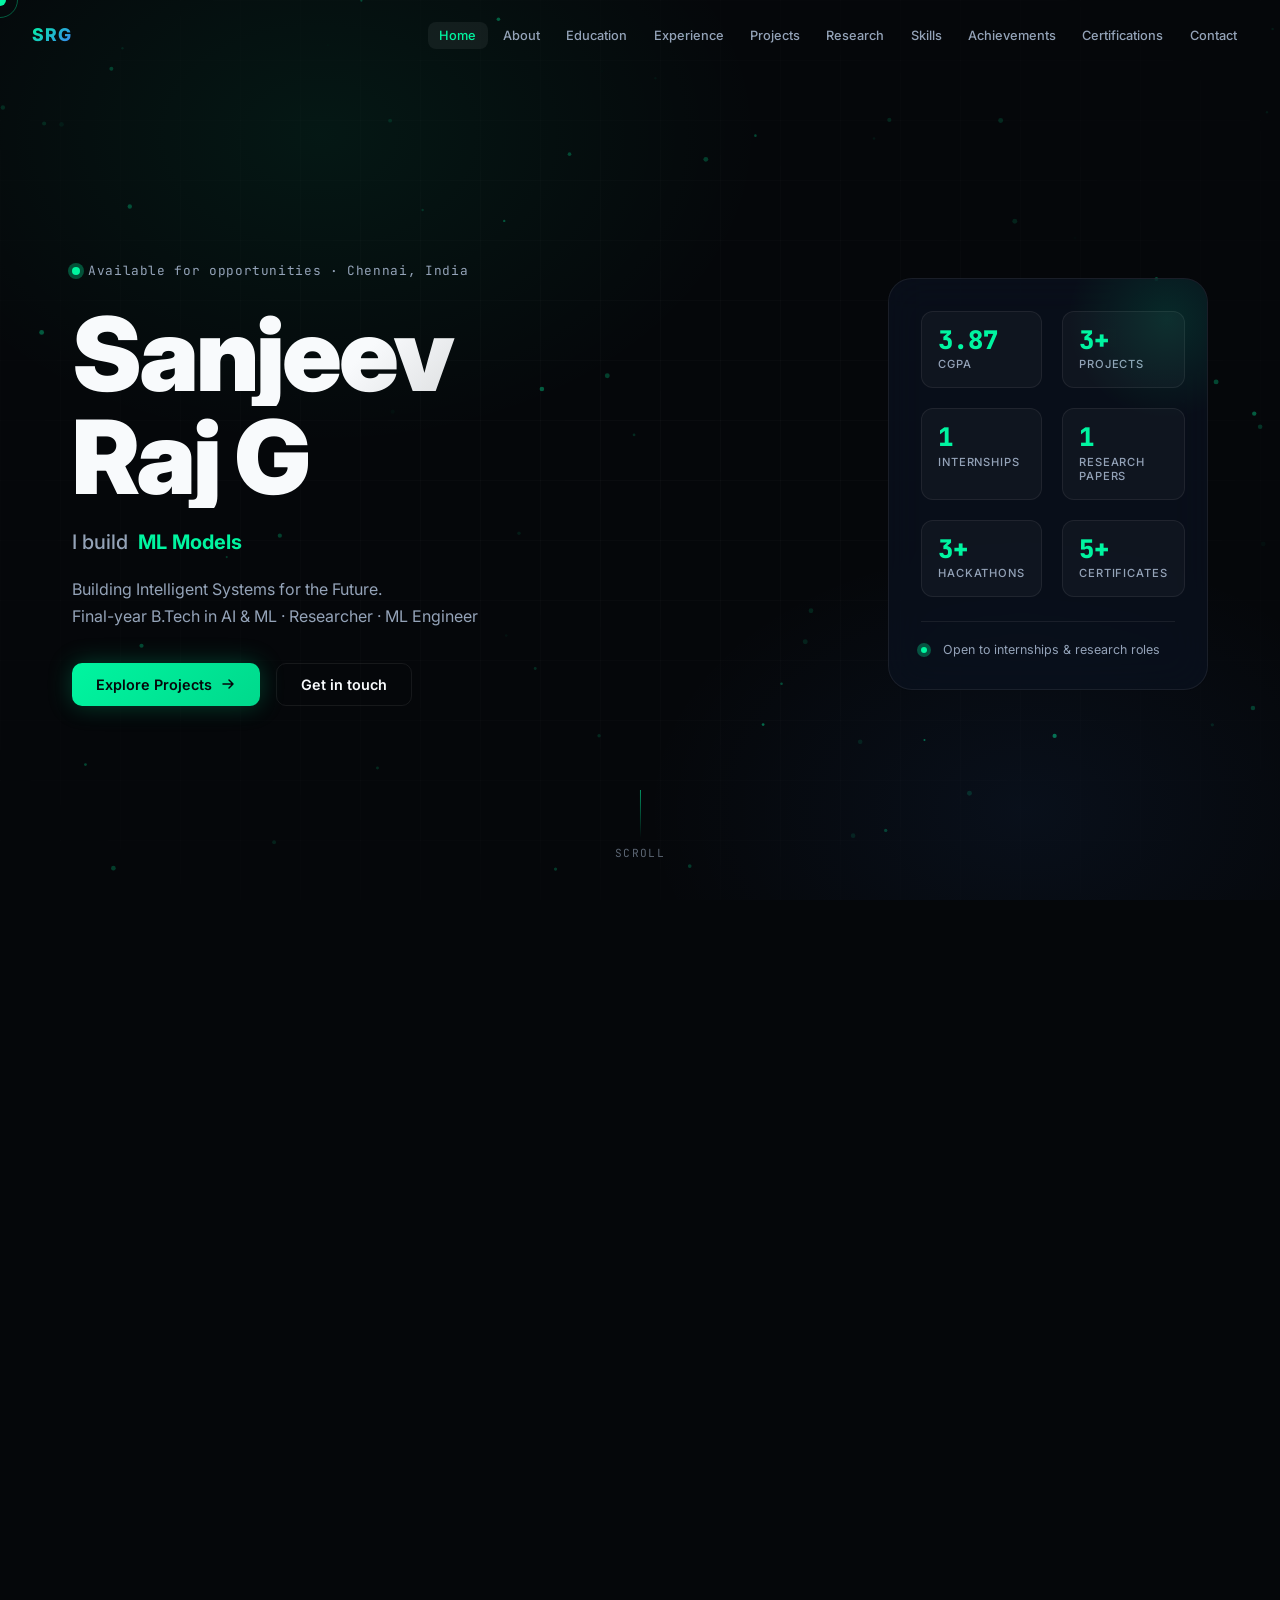
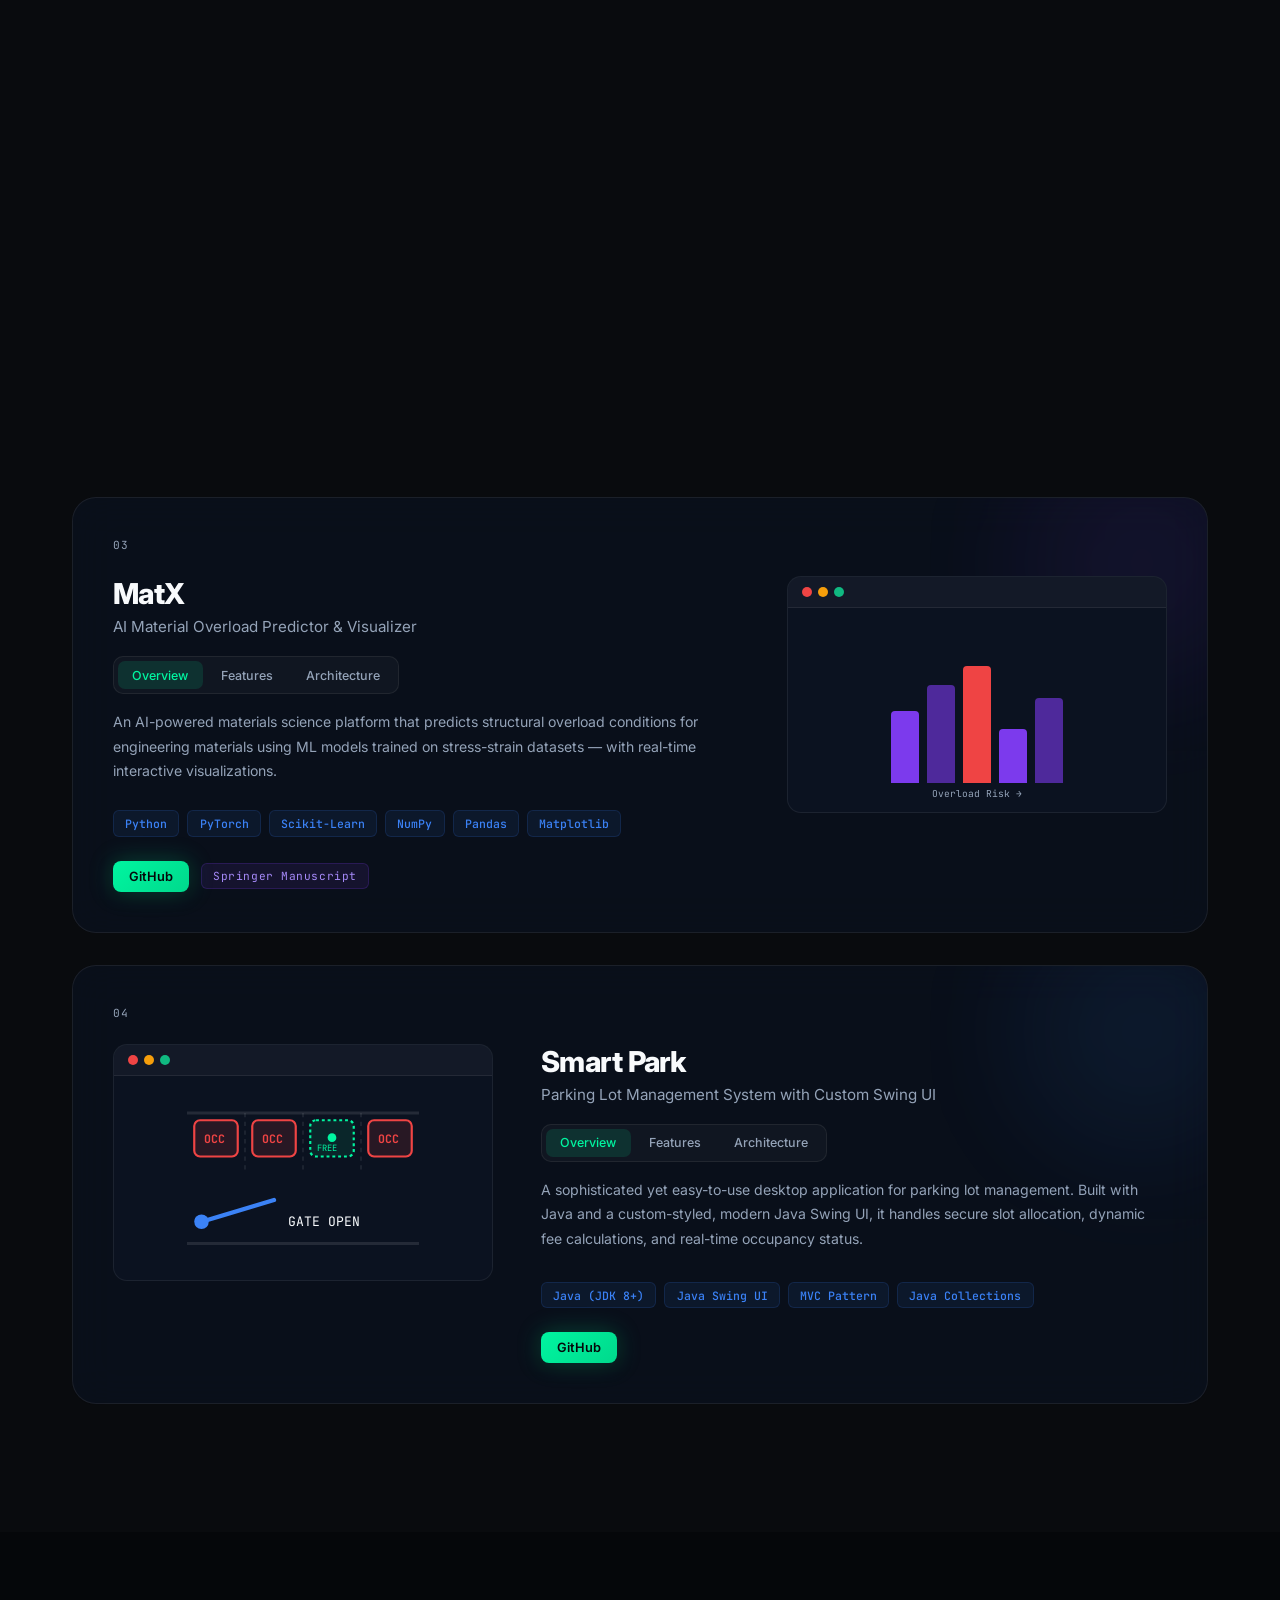
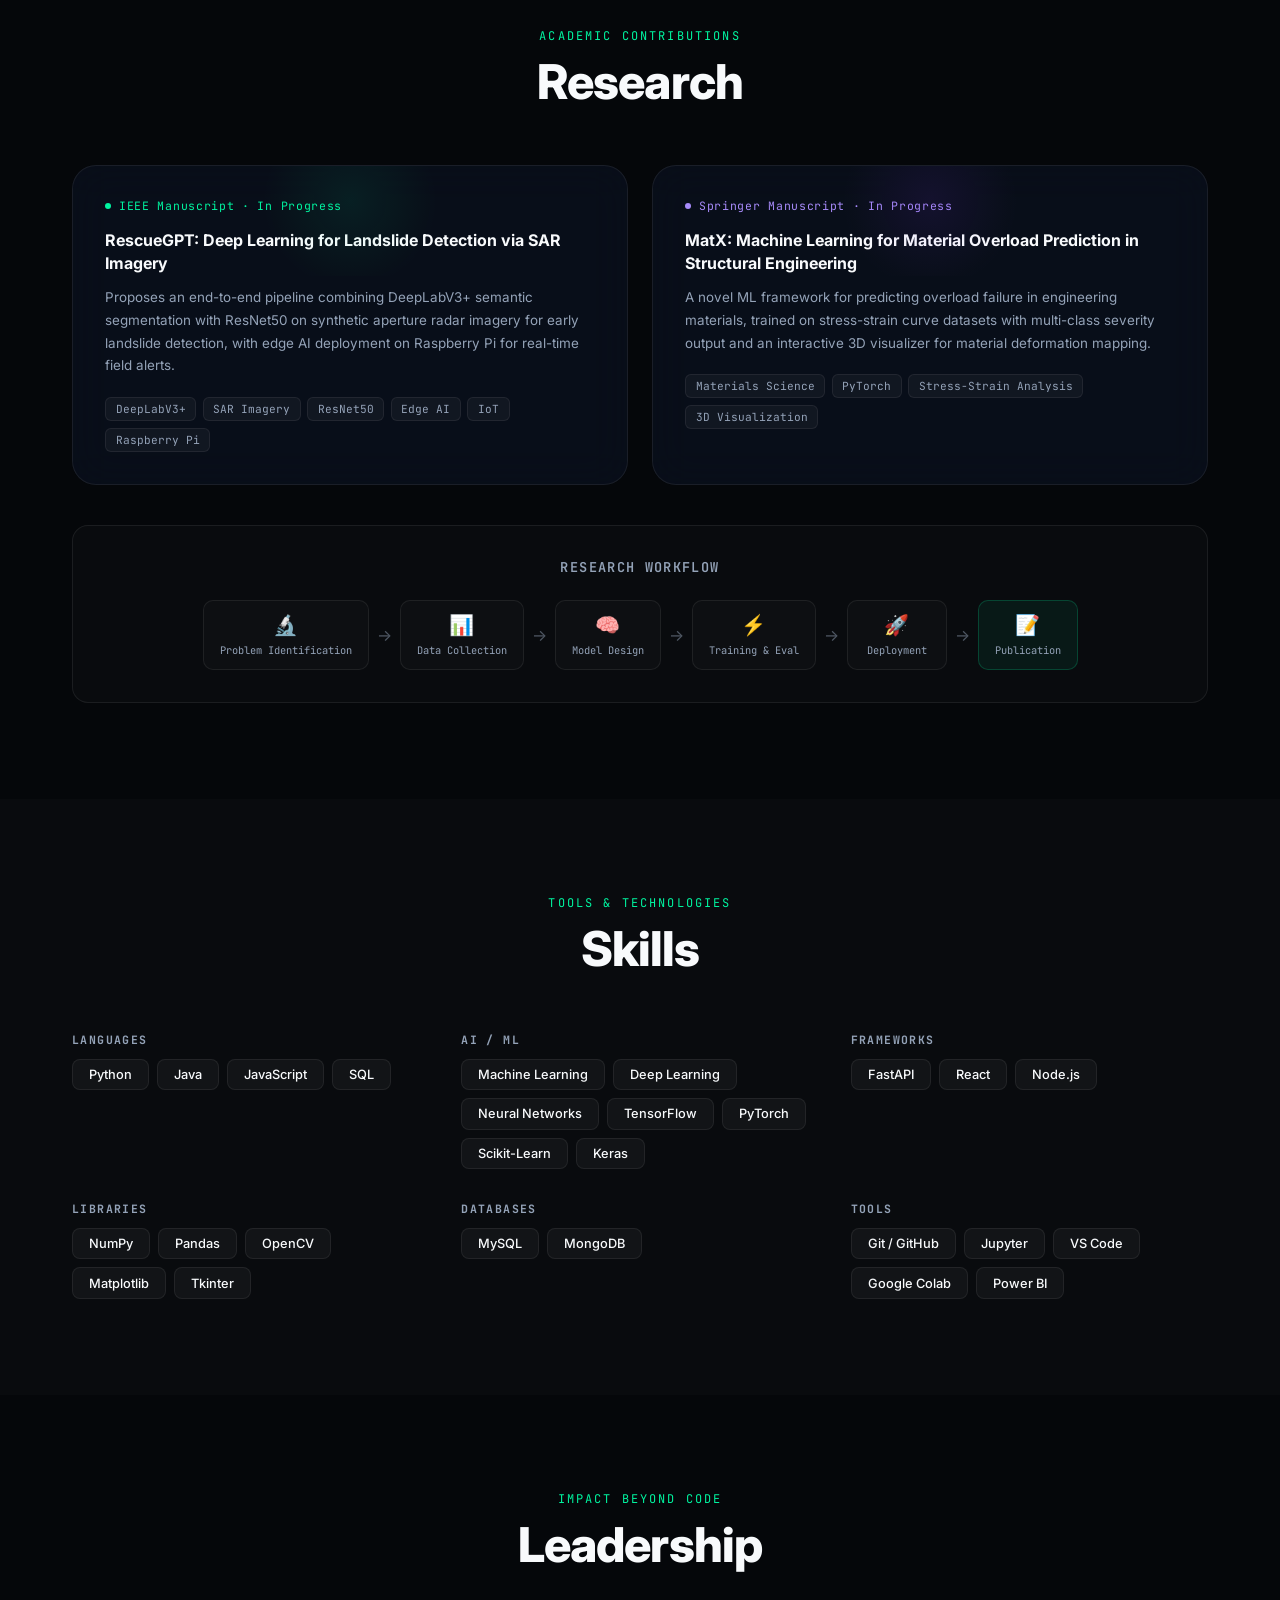
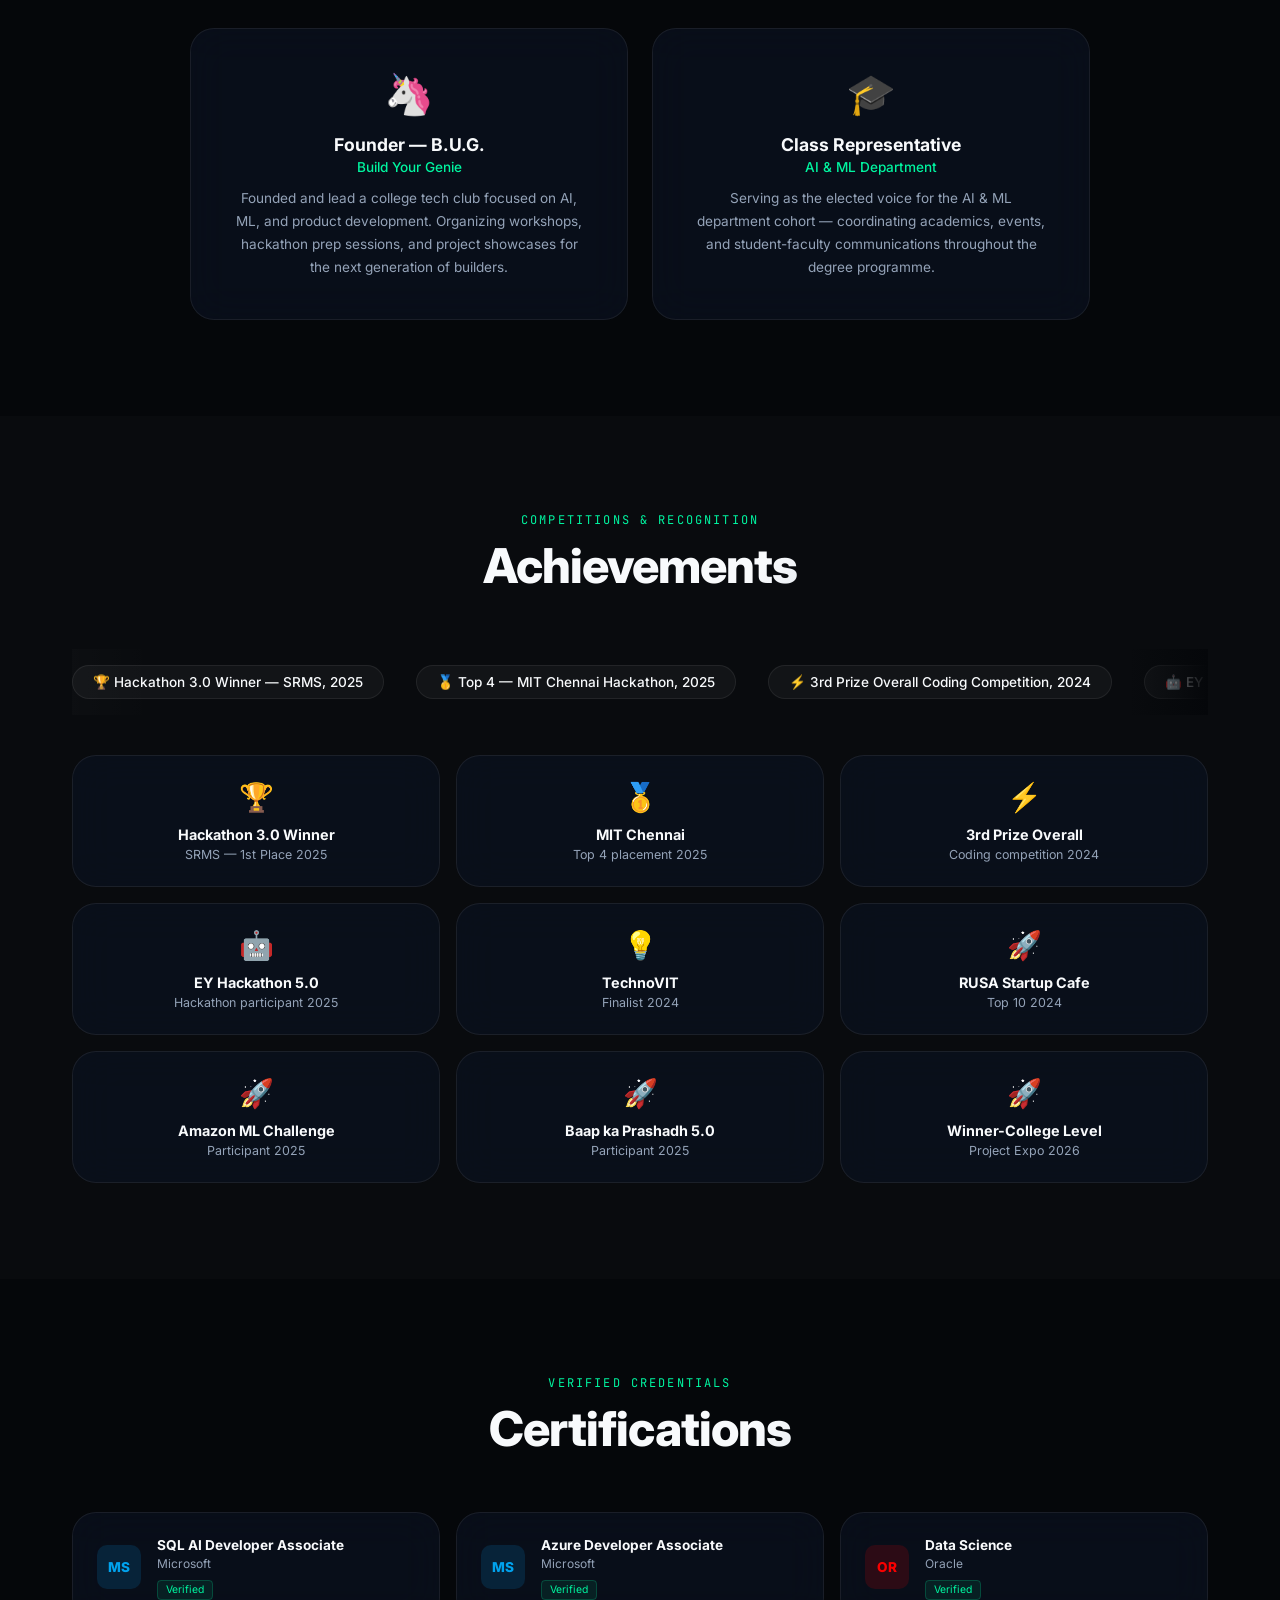
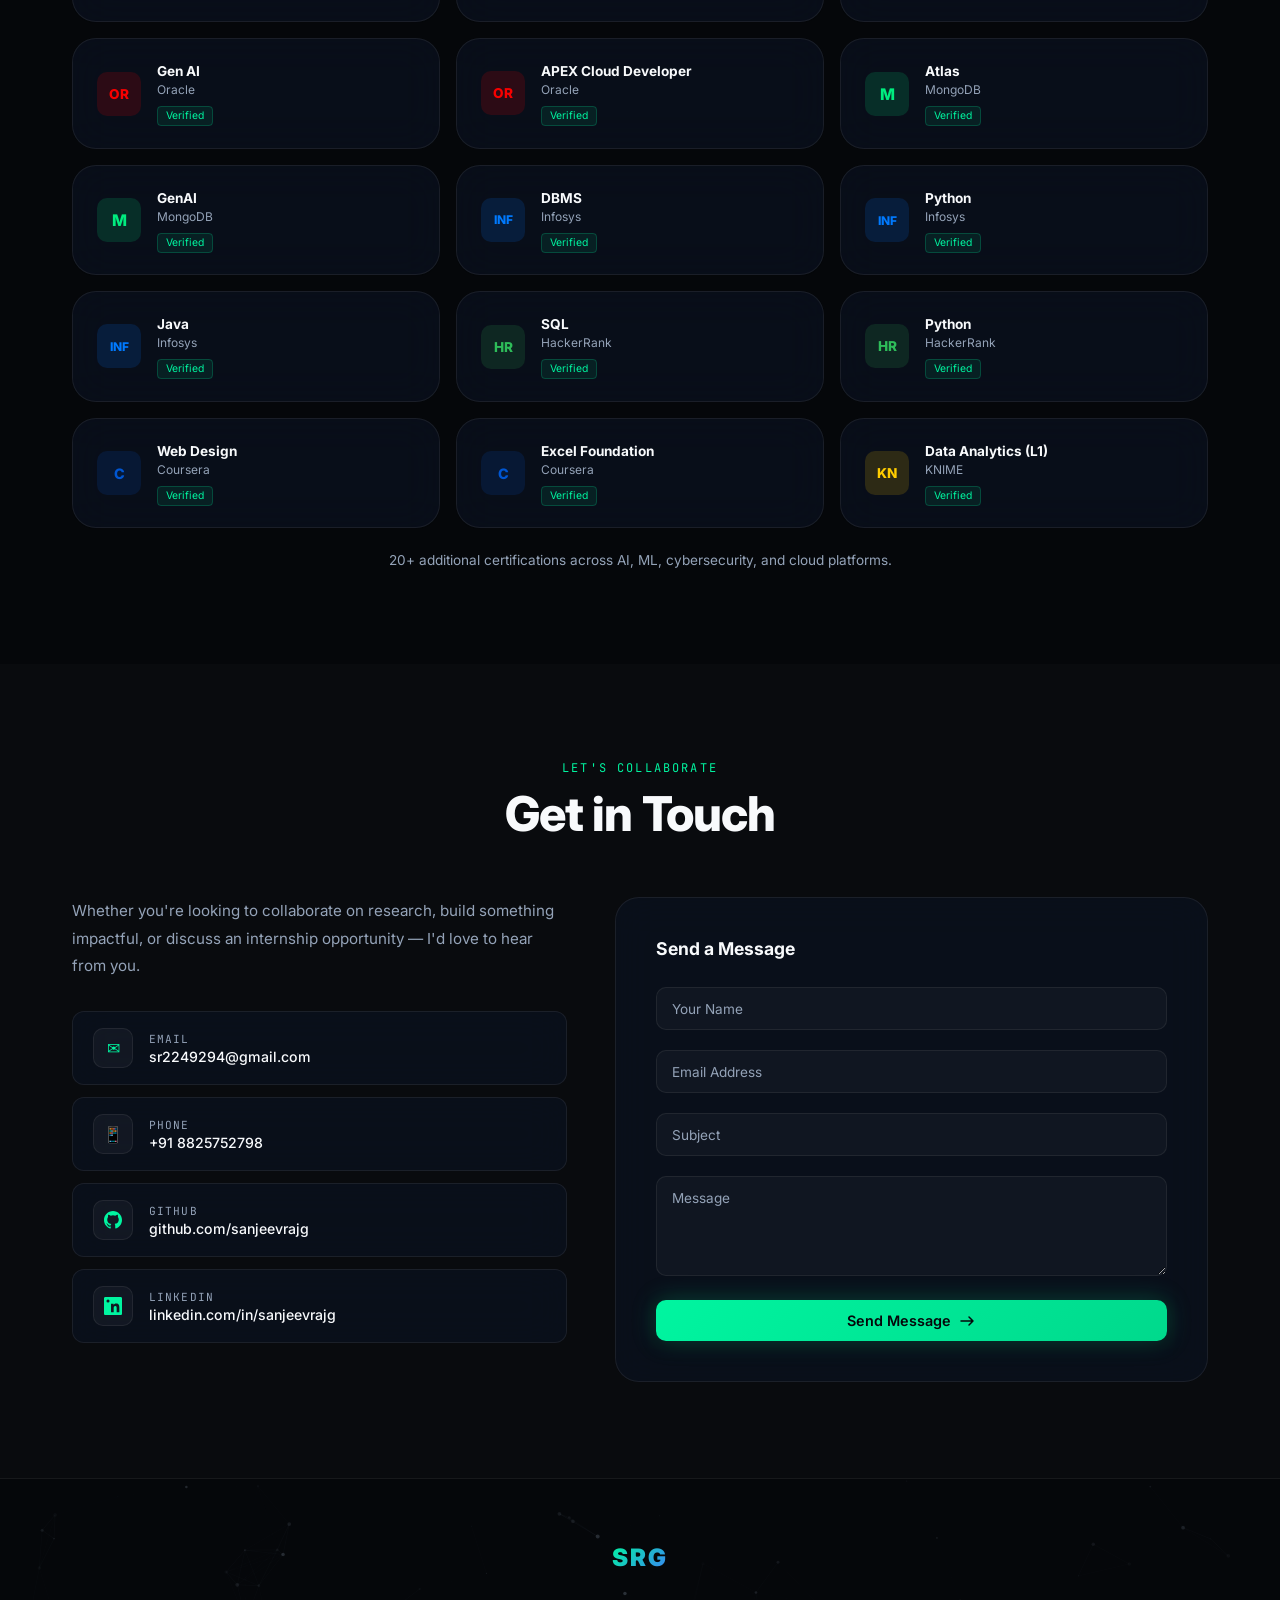
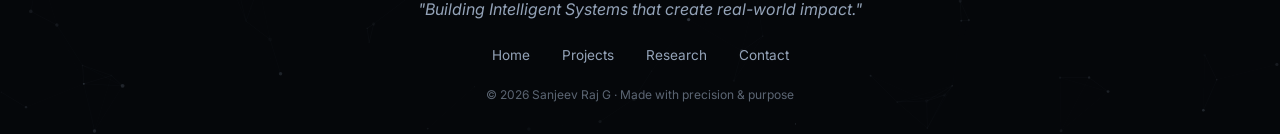
<file: index (2).html>
<!DOCTYPE html>
<html lang="en">

<head>
  <meta charset="UTF-8" />
  <meta name="viewport" content="width=device-width, initial-scale=1.0" />
  <title>Sanjeev Raj G — AI Engineer</title>
  <meta name="description"
    content="Sanjeev Raj G — AI Engineer, ML Researcher & Software Developer building intelligent systems for the future." />
  <link rel="preconnect" href="https://fonts.googleapis.com" />
  <link rel="preconnect" href="https://fonts.gstatic.com" crossorigin />
  <link
    href="https://fonts.googleapis.com/css2?family=Inter:wght@300;400;500;600;700;800;900&family=JetBrains+Mono:wght@400;500;700&display=swap"
    rel="stylesheet" />
  <link rel="stylesheet" href="style.css" />
</head>

<body>

  <!-- ========== CURSOR ========== -->
  <div class="cursor" id="cursor"></div>
  <div class="cursor-trail" id="cursorTrail"></div>

  <!-- ========== LOADING SCREEN ========== -->
  <div class="loader" id="loader">
    <canvas id="loaderCanvas"></canvas>
    <div class="loader-content">
      <div class="loader-name" id="loaderName">
        <span class="loader-letter" data-char="S">S</span><span class="loader-letter" data-char="A">A</span><span
          class="loader-letter" data-char="N">N</span><span class="loader-letter" data-char="J">J</span><span
          class="loader-letter" data-char="E">E</span><span class="loader-letter" data-char="E">E</span><span
          class="loader-letter" data-char="V">V</span>&nbsp;<span class="loader-letter" data-char="R">R</span><span
          class="loader-letter" data-char="A">A</span><span class="loader-letter" data-char="J">J</span>&nbsp;<span
          class="loader-letter" data-char="G">G</span>
      </div>
      <div class="loader-roles" id="loaderRoles">
        <span class="loader-role active">AI Engineer</span>
        <span class="loader-role">ML Researcher</span>
        <span class="loader-role">Software Developer</span>
      </div>
      <div class="loader-bar-wrap">
        <div class="loader-bar" id="loaderBar"></div>
      </div>
      <div class="loader-percent" id="loaderPercent">0%</div>
    </div>
  </div>

  <!-- ========== NAVBAR ========== -->
  <nav class="nav" id="navbar">
    <div class="nav-inner">
      <a class="nav-logo" href="#home">
        <span class="nav-logo-mark">SRG</span>
      </a>
      <ul class="nav-links" id="navLinks">
        <li><a href="#home" class="nav-link active">Home</a></li>
        <li><a href="#about" class="nav-link">About</a></li>
        <li><a href="#education" class="nav-link">Education</a></li>
        <li><a href="#experience" class="nav-link">Experience</a></li>
        <li><a href="#projects" class="nav-link">Projects</a></li>
        <li><a href="#research" class="nav-link">Research</a></li>
        <li><a href="#skills" class="nav-link">Skills</a></li>
        <li><a href="#achievements" class="nav-link">Achievements</a></li>
        <li><a href="#certifications" class="nav-link">Certifications</a></li>
        <li><a href="#contact" class="nav-link">Contact</a></li>
      </ul>
      <button class="nav-toggle" id="navToggle" aria-label="Toggle menu">
        <span></span><span></span><span></span>
      </button>
    </div>
  </nav>

  <!-- ========== HERO ========== -->
  <section class="hero" id="home">
    <canvas id="heroCanvas"></canvas>
    <div class="aurora"></div>
    <div class="hero-grid"></div>

    <div class="hero-inner">
      <div class="hero-left">
        <div class="hero-eyebrow reveal-up">
          <span class="dot-pulse"></span>
          Available for opportunities · Chennai, India
        </div>
        <h1 class="hero-name reveal-up" data-delay="0.1">
          <span class="line-reveal">Sanjeev</span>
          <span class="line-reveal">Raj G</span>
        </h1>
        <div class="hero-role-wrap reveal-up" data-delay="0.25">
          <span class="hero-role-prefix">I build</span>
          <div class="hero-role-slider">
            <span class="hero-role-item active">AI Systems</span>
            <span class="hero-role-item">ML Models</span>
            <span class="hero-role-item">CV Pipelines</span>
            <span class="hero-role-item">Full Stack Apps</span>
            <span class="hero-role-item">Research Tools</span>
          </div>
        </div>
        <p class="hero-subtitle reveal-up" data-delay="0.35">
          Building Intelligent Systems for the Future.<br />
          Final-year B.Tech in AI &amp; ML · Researcher · ML Engineer
        </p>
        <div class="hero-cta reveal-up" data-delay="0.45">
          <a href="#projects" class="btn btn-primary magnetic">
            <span>Explore Projects</span>
            <svg width="16" height="16" viewBox="0 0 16 16" fill="none">
              <path d="M3 8h10M9 4l4 4-4 4" stroke="currentColor" stroke-width="1.5" stroke-linecap="round"
                stroke-linejoin="round" />
            </svg>
          </a>
          <a href="#contact" class="btn btn-ghost magnetic">
            <span>Get in touch</span>
          </a>
        </div>
      </div>

      <div class="hero-right reveal-up" data-delay="0.3">
        <div class="stats-card glass-card" id="statsCard">
          <div class="stats-card-glow"></div>
          <div class="stats-grid">
            <div class="stat-item">
              <span class="stat-value counter" data-target="7.98" data-decimal="2">0</span>
              <span class="stat-label">CGPA</span>
            </div>
            <div class="stat-item">
              <span class="stat-value"><span class="counter" data-target="6" data-suffix="+">0</span></span>
              <span class="stat-label">Projects</span>
            </div>
            <div class="stat-item">
              <span class="stat-value"><span class="counter" data-target="3">0</span></span>
              <span class="stat-label">Internships</span>
            </div>
            <div class="stat-item">
              <span class="stat-value"><span class="counter" data-target="2">0</span></span>
              <span class="stat-label">Research Papers</span>
            </div>
            <div class="stat-item">
              <span class="stat-value"><span class="counter" data-target="6" data-suffix="+">0</span></span>
              <span class="stat-label">Hackathons</span>
            </div>
            <div class="stat-item">
              <span class="stat-value"><span class="counter" data-target="10" data-suffix="+">0</span></span>
              <span class="stat-label">Certificates</span>
            </div>
          </div>
          <div class="stats-card-footer">
            <span class="stats-status">
              <span class="dot-pulse small"></span>
              Open to internships &amp; research roles
            </span>
          </div>
        </div>
      </div>
    </div>

    <div class="hero-scroll-hint">
      <div class="scroll-line"></div>
      <span>Scroll</span>
    </div>
  </section>

  <!-- ========== ABOUT ========== -->
  <section class="section" id="about">
    <div class="section-inner">
      <div class="section-header reveal-up">
        <span class="section-eyebrow">Who I am</span>
        <h2 class="section-title">About Me</h2>
      </div>

      <div class="about-layout">
        <div class="about-bio glass-card reveal-up">
          <p>
            Final-year B.Tech student specializing in <strong>Artificial Intelligence and Machine Learning</strong> with
            hands-on experience across AI, Machine Learning, <strong>LLMS</strong>, Agentic workflow automations,
            <strong>Cybersecurity</strong>, and <strong>Full Stack Development</strong>.
          </p>
          <p>
            I'm passionate about building systems that bridge the gap between research and real-world impact — from
            landslide prediction systems running on Raspberry Pi to automated vulnerability analyzers and material
            science predictors.
          </p>
          <p>
            I compete in hackathons, publish research, and build products that solve real problems.
          </p>
          <div class="about-tags">
            <span class="tag">AI / ML</span>
            <span class="tag">Neural Networks</span>
            <span class="tag">Deep Learning</span>
            <span class="tag">LLMS</span>
            <span class="tag">Prompt Engineering</span>
            <span class="tag">MLOps</span>
            <span class="tag">Cybersecurity</span>
            <span class="tag">Agentic workflow automations</span>
            <span class="tag">Full Stack</span>
            <span class="tag">IoT</span>
          </div>
        </div>

        <div class="about-timeline reveal-up" data-delay="0.15">
          <div class="timeline-line"></div>

          <div class="timeline-item">
            <div class="timeline-dot"></div>
            <div class="timeline-year">2023</div>
            <div class="timeline-content glass-card small">
              <h4>Started Engineering</h4>
              <p>Enrolled in B.Tech AI &amp; ML at R.M.D Engineering College, Chennai.</p>
            </div>
          </div>

          <div class="timeline-item">
            <div class="timeline-dot active"></div>
            <div class="timeline-year">2024</div>
            <div class="timeline-content glass-card small">
              <h4>Software Development & AI</h4>
              <p>Deep-dived into AI , Machine Learning deep learning, Neural Network , Cybersecurity and Full Stack.</p>
            </div>
          </div>

          <div class="timeline-item">
            <div class="timeline-dot active"></div>
            <div class="timeline-year">2025</div>
            <div class="timeline-content glass-card small">
              <h4>Hackathons + Research</h4>
              <p>Won 1st Prize in Hackathon and and collaborated with many researchers. Participanted in manu
                activities and collaborated</p>
            </div>
          </div>

          <div class="timeline-item">
            <div class="timeline-dot active"></div>
            <div class="timeline-year">2026</div>
            <div class="timeline-content glass-card small">
              <h4>Research + Internships</h4>
              <p>Leading the redesign of Cryo Scientific Systems Website, B.U.G. club founder, targeting top-tier roles.
              </p>
            </div>
          </div>

          <div class="timeline-item future">
            <div class="timeline-dot future"></div>
            <div class="timeline-year">Future</div>
            <div class="timeline-content glass-card small">
              <h4>Building Intelligent Systems</h4>
              <p>Graduate research, startup ventures, and AI products that matter.</p>
            </div>
          </div>
        </div>
      </div>
    </div>
  </section>

  <!-- ========== EDUCATION ========== -->
  <section class="section alt" id="education">
    <div class="section-inner">
      <div class="section-header reveal-up">
        <span class="section-eyebrow">Academic background</span>
        <h2 class="section-title">Education</h2>
      </div>

      <div class="edu-card glass-card reveal-up">
        <div class="edu-card-glow"></div>
        <div class="edu-logo-wrap">
          <div class="edu-logo">
            <svg width="40" height="40" viewBox="0 0 40 40" fill="none">
              <rect width="40" height="40" rx="10" fill="url(#eduGrad)" />
              <path d="M20 8L32 14V22L20 28L8 22V14L20 8Z" stroke="#00F5A0" stroke-width="1.5" fill="none" />
              <path d="M20 8V28M8 14l12 8 12-8" stroke="#00F5A0" stroke-width="1" opacity="0.5" />
              <defs>
                <linearGradient id="eduGrad" x1="0" y1="0" x2="40" y2="40">
                  <stop stop-color="#0B1220" />
                  <stop offset="1" stop-color="#0D1B30" />
                </linearGradient>
              </defs>
            </svg>
          </div>
        </div>
        <div class="edu-info">
          <h3 class="edu-college">R.M.D Engineering College</h3>
          <p class="edu-degree">B.Tech — Artificial Intelligence &amp; Machine Learning</p>
          <p class="edu-meta">Chennai, Tamil Nadu · 2023 – 2027</p>
        </div>
        <div class="edu-cgpa">
          <span class="cgpa-value">7.98</span>
          <span class="cgpa-label">CGPA</span>
        </div>
      </div>

      <div class="edu-card glass-card reveal-up" data-delay="0.1">
        <div class="edu-card-glow"
          style="background: radial-gradient(circle, rgba(59,130,246,0.06) 0%, transparent 70%);"></div>
        <div class="edu-logo-wrap">
          <div class="edu-logo">
            <svg width="40" height="40" viewBox="0 0 40 40" fill="none">
              <rect width="40" height="40" rx="10" fill="url(#eduGrad2)" />
              <path d="M20 8L32 14V22L20 28L8 22V14L20 8Z" stroke="#3B82F6" stroke-width="1.5" fill="none" />
              <path d="M20 8V28M8 14l12 8 12-8" stroke="#3B82F6" stroke-width="1" opacity="0.5" />
              <defs>
                <linearGradient id="eduGrad2" x1="0" y1="0" x2="40" y2="40">
                  <stop stop-color="#0B1220" />
                  <stop offset="1" stop-color="#0D1B30" />
                </linearGradient>
              </defs>
            </svg>
          </div>
        </div>
        <div class="edu-info">
          <h3 class="edu-college">Everwin Matriculation Higher Secondary School</h3>
          <p class="edu-degree">Class XII (HSC)</p>
          <p class="edu-meta">Chennai, Tamil Nadu · Completed in 2023</p>
        </div>
        <div class="edu-cgpa">
          <span class="cgpa-value" style="font-size: 2.1rem; color: #3B82F6;">86.16%</span>
          <span class="cgpa-label">Score</span>
        </div>
      </div>

      <div class="edu-card glass-card reveal-up" data-delay="0.2">
        <div class="edu-card-glow"
          style="background: radial-gradient(circle, rgba(124,58,237,0.06) 0%, transparent 70%);"></div>
        <div class="edu-logo-wrap">
          <div class="edu-logo">
            <svg width="40" height="40" viewBox="0 0 40 40" fill="none">
              <rect width="40" height="40" rx="10" fill="url(#eduGrad3)" />
              <path d="M20 8L32 14V22L20 28L8 22V14L20 8Z" stroke="#7C3AED" stroke-width="1.5" fill="none" />
              <path d="M20 8V28M8 14l12 8 12-8" stroke="#7C3AED" stroke-width="1" opacity="0.5" />
              <defs>
                <linearGradient id="eduGrad3" x1="0" y1="0" x2="40" y2="40">
                  <stop stop-color="#0B1220" />
                  <stop offset="1" stop-color="#0D1B30" />
                </linearGradient>
              </defs>
            </svg>
          </div>
        </div>
        <div class="edu-info">
          <h3 class="edu-college">Doveton Boys and Girls Higher Secondary School</h3>
          <p class="edu-degree">Class X (SSLC)</p>
          <p class="edu-meta">Chennai, Tamil Nadu · Completed in 2021</p>
        </div>
        <div class="edu-cgpa">
          <span class="cgpa-value" style="font-size: 2.1rem; color: #7C3AED;">83%</span>
          <span class="cgpa-label">Score</span>
        </div>
      </div>


      <div class="summary-card glass-card reveal-up" data-delay="0.15">
        <span class="summary-eyebrow">Professional Summary</span>
        <p class="summary-text">
          Final-year B.Tech student specializing in <em>Artificial Intelligence and Machine Learning</em> with practical
          experience in AI, Machine Learning, Computer Vision, Cybersecurity, and Full Stack Development. Passionate
          about building intelligent systems that solve real-world challenges using modern technologies.
        </p>
      </div>
    </div>
  </section>

  <!-- ========== EXPERIENCE ========== -->
  <section class="section" id="experience">
    <div class="section-inner">
      <div class="section-header reveal-up">
        <span class="section-eyebrow">Where I've worked</span>
        <h2 class="section-title">Experience</h2>
      </div>

      <div class="exp-timeline">
        <div class="exp-item reveal-up" data-delay="0.0">
          <div class="exp-connector">
            <div class="exp-dot"></div>
            <div class="exp-line"></div>
          </div>
          <div class="exp-card glass-card">
            <div class="exp-header">
              <div>
                <h3 class="exp-role">Software Developer Intern</h3>
                <p class="exp-company">Cryo Scientific Systems Pvt. Ltd.</p>
              </div>
              <span class="exp-badge">2026</span>
            </div>
            <p class="exp-desc">Leading the company website redesign — building a premium, SaaS-inspired single-file
              HTML/CSS/JS site with modern glassmorphism, aurora effects, and animated mesh grids.</p>
            <div class="exp-tags">
              <span class="tag small">Next.js</span>
              <span class="tag small">Tailwind CSS</span>
              <span class="tag small">Shadcn UI</span>
              <span class="tag small">Framer Motion</span>
              <span class="tag small">TypeScript</span>
              <span class="tag small">UI/UX</span>
              <span class="tag small">Animation</span>
              <span class="tag small">Designing</span>
            </div>
          </div>
        </div>

        <div class="exp-item reveal-up" data-delay="0.1">
          <div class="exp-connector">
            <div class="exp-dot"></div>
            <div class="exp-line"></div>
          </div>
          <div class="exp-card glass-card">
            <div class="exp-header">
              <div>
                <h3 class="exp-role">Business Intelligence Intern</h3>
                <p class="exp-company">Edinz Tech</p>
              </div>
              <span class="exp-badge">2025</span>
            </div>
            <p class="exp-desc">Built interactive Power BI dashboards to surface business insights from complex
              datasets, enabling data-driven decision making across teams.</p>
            <div class="exp-tags">
              <span class="tag small">Power BI</span>
              <span class="tag small">Data Analytics</span>
              <span class="tag small">DAX</span>
              <span class="tag small">Data Preprocessing</span>
              <span class="tag small">EDA</span>
              <span class="tag small">Data Visualization</span>
              <span class="tag small">Reports and Dashboards</span>
            </div>
          </div>
        </div>

        <div class="exp-item reveal-up" data-delay="0.2">
          <div class="exp-connector">
            <div class="exp-dot"></div>
            <div class="exp-line"></div>
          </div>
          <div class="exp-card glass-card">
            <div class="exp-header">
              <div>
                <h3 class="exp-role">Python Developer Intern</h3>
                <p class="exp-company">CodSoft</p>
              </div>
              <span class="exp-badge">2024</span>
            </div>
            <p class="exp-desc">Developed Python-based automation and data processing scripts, strengthening backend
              development skills and Python ecosystem proficiency.</p>
            <div class="exp-tags">
              <span class="tag small">Python Fundamentals</span>
              <span class="tag small">Built-in Libraries</span>
              <span class="tag small">REST APIs</span>
              <span class="tag small">FastAPI & Flask Framework</span>
            </div>
          </div>
        </div>

        <div class="exp-item reveal-up" data-delay="0.3">
          <div class="exp-connector">
            <div class="exp-dot"></div>
          </div>
          <div class="exp-card glass-card">
            <div class="exp-header">
              <div>
                <h3 class="exp-role">Security Intern</h3>
                <p class="exp-company">Prodigy Infotech</p>
              </div>
              <span class="exp-badge">2024</span>
            </div>
            <p class="exp-desc">Worked on cybersecurity tooling, vulnerability assessment workflows, and network
              security analysis — laying the groundwork for SecureScanX.</p>
            <div class="exp-tags">
              <span class="tag small">Cybersecurity</span>
              <span class="tag small">Nmap</span>
              <span class="tag small">CVE Analysis</span>
              <span class="tag small">Computer Networks</span>
              <span class="tag small">Cryptography</span>
              <span class="tag small">Vulnerability Assessment</span>
              <span class="tag small">Penetration Testing</span>
            </div>
          </div>
        </div>
      </div>
    </div>
  </section>

  <!-- ========== PROJECTS ========== -->
  <section class="section alt" id="projects">
    <div class="section-inner">
      <div class="section-header reveal-up">
        <span class="section-eyebrow">What I've built</span>
        <h2 class="section-title">Featured Projects</h2>
      </div>

      <!-- RescueGPT -->
      <div class="project-card glass-card reveal-up" id="proj1">
        <div class="project-card-glow glow-green"></div>
        <div class="project-index">01</div>
        <div class="project-layout">
          <div class="project-info">
            <h3 class="project-name">RescueGPT</h3>
            <p class="project-tagline">AI Powered Landslide Detection &amp; Early Warning System</p>
            <div class="project-tabs">
              <button class="ptab active" data-target="p1-overview">Overview</button>
              <button class="ptab" data-target="p1-features">Features</button>
              <button class="ptab" data-target="p1-arch">Architecture</button>
            </div>
            <div class="ptab-content active" id="p1-overview">
              <p>An end-to-end AI system for real-time landslide detection using SAR satellite imagery and deep
                learning. Deployed on Raspberry Pi 4 for edge inference — enabling disaster prediction in
                connectivity-limited mountain regions.</p>
            </div>
            <div class="ptab-content" id="p1-features">
              <ul class="feature-list">
                <li>Real-time SAR imagery segmentation via DeepLabV3+</li>
                <li>Early warning alert system via IoT sensor fusion</li>
                <li>Edge AI deployment on Raspberry Pi 4 (offline-capable)</li>
                <li>ResNet50 backbone with custom fine-tuning</li>
                <li>Google Colab training pipeline with automated exports</li>
              </ul>
            </div>
            <div class="ptab-content" id="p1-arch">
              <div class="arch-diagram">
                <div class="arch-node">SAR Satellite</div>
                <div class="arch-arrow">→</div>
                <div class="arch-node highlight">DeepLabV3+</div>
                <div class="arch-arrow">→</div>
                <div class="arch-node">ResNet50</div>
                <div class="arch-arrow">→</div>
                <div class="arch-node">Edge AI (RPi)</div>
                <div class="arch-arrow">→</div>
                <div class="arch-node highlight">Alert System</div>
              </div>
            </div>
            <div class="project-stack">
              <span class="stack-pill">Python</span>
              <span class="stack-pill">TensorFlow</span>
              <span class="stack-pill">DeepLabV3+</span>
              <span class="stack-pill">ResNet50</span>
              <span class="stack-pill">SAR Imagery</span>
              <span class="stack-pill">IoT</span>
              <span class="stack-pill">Raspberry Pi</span>
              <span class="stack-pill">Google Colab</span>
            </div>
            <div class="project-links">
              <a href="https://github.com/Sanjeev23Raj/Landslide"
                class="btn btn-primary small magnetic"><span>GitHub</span></a>
              <span class="project-badge research">IEEE Manuscript</span>
            </div>
          </div>
          <div class="project-visual">
            <div class="project-mockup green">
              <div class="mockup-header">
                <span></span><span></span><span></span>
              </div>
              <div class="mockup-body">
                <div class="mockup-map">
                  <div class="map-grid"></div>
                  <div class="map-hotspot" style="top:35%;left:42%"><span class="pulse-ring"></span></div>
                  <div class="map-hotspot danger" style="top:55%;left:61%"><span class="pulse-ring"></span></div>
                  <div class="map-label" style="top:10%;left:10%">SAR Analysis</div>
                  <div class="map-stat">Risk: <span style="color:#00F5A0">HIGH</span></div>
                </div>
              </div>
            </div>
          </div>
        </div>
      </div>

      <!-- SecureScanX -->
      <div class="project-card glass-card reveal-up" data-delay="0.1" id="proj2">
        <div class="project-card-glow glow-blue"></div>
        <div class="project-index">02</div>
        <div class="project-layout reverse">
          <div class="project-info">
            <h3 class="project-name">SecureScanX</h3>
            <p class="project-tagline">Automated Infrastructure Risk Analyzer</p>
            <div class="project-tabs">
              <button class="ptab active" data-target="p2-overview">Overview</button>
              <button class="ptab" data-target="p2-features">Features</button>
              <button class="ptab" data-target="p2-arch">Architecture</button>
            </div>
            <div class="ptab-content active" id="p2-overview">
              <p>A CVSS-based vulnerability analyzer that automates infrastructure risk scoring by correlating CVE/NVD
                data with live Nmap scans. Delivers actionable security reports with severity rankings and remediation
                guidance.</p>
            </div>
            <div class="ptab-content" id="p2-features">
              <ul class="feature-list">
                <li>Automated Nmap scan orchestration and parsing</li>
                <li>Real-time CVE correlation via NVD API</li>
                <li>CVSS v3.1 risk scoring with severity classification</li>
                <li>FastAPI backend with REST endpoints</li>
                <li>Exportable PDF/JSON security reports</li>
              </ul>
            </div>
            <div class="ptab-content" id="p2-arch">
              <div class="arch-diagram">
                <div class="arch-node">Nmap Scan</div>
                <div class="arch-arrow">→</div>
                <div class="arch-node highlight">CVE/NVD API</div>
                <div class="arch-arrow">→</div>
                <div class="arch-node">CVSS Engine</div>
                <div class="arch-arrow">→</div>
                <div class="arch-node highlight">FastAPI</div>
                <div class="arch-arrow">→</div>
                <div class="arch-node">Risk Report</div>
              </div>
            </div>
            <div class="project-stack">
              <span class="stack-pill">Python</span>
              <span class="stack-pill">FastAPI</span>
              <span class="stack-pill">Nmap</span>
              <span class="stack-pill">CVE/NVD</span>
              <span class="stack-pill">CVSS</span>
              <span class="stack-pill">PostgreSQL</span>
            </div>
            <div class="project-links">
              <a href="https://github.com/Sanjeev23Raj/vulnerability-check"
                class="btn btn-primary small magneti c"><span>GitHub</span></a>
            </div>
          </div>
          <div class="project-visual">
            <div class="project-mockup blue">
              <div class="mockup-header">
                <span></span><span></span><span></span>
              </div>
              <div class="mockup-body scan">
                <div class="scan-line"></div>
                <div class="scan-result">CVE-2024-1234 <span class="severity high">HIGH 8.1</span></div>
                <div class="scan-result">CVE-2024-5678 <span class="severity med">MED 5.3</span></div>
                <div class="scan-result">CVE-2024-9012 <span class="severity low">LOW 2.1</span></div>
                <div class="scan-result">CVE-2024-3456 <span class="severity high">CRIT 9.8</span></div>
              </div>
            </div>
          </div>
        </div>
      </div>

      <!-- MatX -->
      <div class="project-card glass-card reveal-up" data-delay="0.2" id="proj3">
        <div class="project-card-glow glow-purple"></div>
        <div class="project-index">03</div>
        <div class="project-layout">
          <div class="project-info">
            <h3 class="project-name">MatX</h3>
            <p class="project-tagline">AI Material Overload Predictor &amp; Visualizer</p>
            <div class="project-tabs">
              <button class="ptab active" data-target="p3-overview">Overview</button>
              <button class="ptab" data-target="p3-features">Features</button>
              <button class="ptab" data-target="p3-arch">Architecture</button>
            </div>
            <div class="ptab-content active" id="p3-overview">
              <p>An AI-powered materials science platform that predicts structural overload conditions for engineering
                materials using ML models trained on stress-strain datasets — with real-time interactive visualizations.
              </p>
            </div>
            <div class="ptab-content" id="p3-features">
              <ul class="feature-list">
                <li>Multi-material stress-strain ML prediction pipeline</li>
                <li>Interactive 3D visualization of material deformation</li>
                <li>Overload threshold classification with confidence scores</li>
                <li>Springer manuscript in progress</li>
                <li>Supports 50+ material types from training dataset</li>
              </ul>
            </div>
            <div class="ptab-content" id="p3-arch">
              <div class="arch-diagram">
                <div class="arch-node">Material Input</div>
                <div class="arch-arrow">→</div>
                <div class="arch-node highlight">Scikit-Learn</div>
                <div class="arch-arrow">→</div>
                <div class="arch-node">PyTorch Model</div>
                <div class="arch-arrow">→</div>
                <div class="arch-node highlight">Prediction</div>
                <div class="arch-arrow">→</div>
                <div class="arch-node">Visualizer</div>
              </div>
            </div>
            <div class="project-stack">
              <span class="stack-pill">Python</span>
              <span class="stack-pill">PyTorch</span>
              <span class="stack-pill">Scikit-Learn</span>
              <span class="stack-pill">NumPy</span>
              <span class="stack-pill">Pandas</span>
              <span class="stack-pill">Matplotlib</span>
            </div>
            <div class="project-links">
              <a href="https://github.com/Sanjeev23Raj/Matx"
                class="btn btn-primary small magnetic"><span>GitHub</span></a>
              <span class="project-badge research">Springer Manuscript</span>
            </div>
          </div>
          <div class="project-visual">
            <div class="project-mockup purple">
              <div class="mockup-header">
                <span></span><span></span><span></span>
              </div>
              <div class="mockup-body chart">
                <div class="chart-bars">
                  <div class="chart-bar" style="--h:60%;--c:#7C3AED">Steel</div>
                  <div class="chart-bar" style="--h:82%;--c:#7C3AED99">Aluminum</div>
                  <div class="chart-bar danger" style="--h:98%;--c:#EF4444">Carbon</div>
                  <div class="chart-bar" style="--h:45%;--c:#7C3AED">Titanium</div>
                  <div class="chart-bar" style="--h:71%;--c:#7C3AED99">Copper</div>
                </div>
                <div class="chart-label">Overload Risk →</div>
              </div>
            </div>
          </div>
        </div>
      </div>

      <!-- Smart Park -->
      <div class="project-card glass-card reveal-up" data-delay="0.3" id="proj4">
        <div class="project-card-glow glow-blue"></div>
        <div class="project-index">04</div>
        <div class="project-layout reverse">
          <div class="project-info">
            <h3 class="project-name">Smart Park</h3>
            <p class="project-tagline">Parking Lot Management System with Custom Swing UI</p>
            <div class="project-tabs">
              <button class="ptab active" data-target="p4-overview">Overview</button>
              <button class="ptab" data-target="p4-features">Features</button>
              <button class="ptab" data-target="p4-arch">Architecture</button>
            </div>
            <div class="ptab-content active" id="p4-overview">
              <p>A sophisticated yet easy-to-use desktop application for parking lot management. Built with Java and a
                custom-styled, modern Java Swing UI, it handles secure slot allocation, dynamic fee calculations, and
                real-time occupancy status.</p>
            </div>
            <div class="ptab-content" id="p4-features">
              <ul class="feature-list">
                <li><strong>Intelligent Allocation</strong>: Automatically assigns slot sizes based on vehicle type
                  (Bike, Car, Truck)</li>
                <li><strong>Dynamic Fee Structure</strong>: Computes per-hour rates based on duration (Bike: ₹10, Car:
                  ₹20, Truck: ₹40)</li>
                <li><strong>Live Dashboard</strong>: Real-time visual monitoring of 30 predefined parking spots (10
                  Small, 10 Medium, 10 Large)</li>
                <li><strong>Search Engine</strong>: Instant lookup of parked vehicles by plate number</li>
              </ul>
            </div>
            <div class="ptab-content" id="p4-arch">
              <div class="arch-diagram">
                <div class="arch-node">Main (Entry)</div>
                <div class="arch-arrow">→</div>
                <div class="arch-node highlight">Swing Dashboard</div>
                <div class="arch-arrow">⇄</div>
                <div class="arch-node">Parking Controller</div>
                <div class="arch-arrow">⇄</div>
                <div class="arch-node highlight">Parking Service</div>
              </div>
            </div>
            <div class="project-stack" style="margin-top:1.5rem;">
              <span class="stack-pill">Java (JDK 8+)</span>
              <span class="stack-pill">Java Swing UI</span>
              <span class="stack-pill">MVC Pattern</span>
              <span class="stack-pill">Java Collections</span>
            </div>
            <div class="project-links">
              <a href="https://github.com/Sanjeev23Raj/PARKING-MANAGEMENT-SYSTEM"
                class="btn btn-primary small magnetic"><span>GitHub</span></a>
            </div>
          </div>
          <div class="project-visual">
            <div class="project-mockup blue">
              <div class="mockup-header">
                <span></span><span></span><span></span>
              </div>
              <div class="mockup-body graph-viz">
                <svg viewBox="0 0 200 130" width="100%" height="100%">
                  <!-- Parking grid lines -->
                  <line x1="20" y1="20" x2="180" y2="20" stroke="rgba(255,255,255,0.1)" stroke-width="2" />
                  <line x1="20" y1="110" x2="180" y2="110" stroke="rgba(255,255,255,0.1)" stroke-width="2" />

                  <!-- Slot dividers -->
                  <line x1="60" y1="20" x2="60" y2="60" stroke="rgba(255,255,255,0.1)" stroke-dasharray="3,3" />
                  <line x1="100" y1="20" x2="100" y2="60" stroke="rgba(255,255,255,0.1)" stroke-dasharray="3,3" />
                  <line x1="140" y1="20" x2="140" y2="60" stroke="rgba(255,255,255,0.1)" stroke-dasharray="3,3" />

                  <!-- Occupied spots -->
                  <rect x="25" y="25" width="30" height="25" rx="4" fill="#EF444420" stroke="#EF4444"
                    stroke-width="1.5" />
                  <text x="32" y="41" font-size="8" fill="#EF4444" font-family="JetBrains Mono"
                    font-weight="bold">OCC</text>

                  <rect x="65" y="25" width="30" height="25" rx="4" fill="#EF444420" stroke="#EF4444"
                    stroke-width="1.5" />
                  <text x="72" y="41" font-size="8" fill="#EF4444" font-family="JetBrains Mono"
                    font-weight="bold">OCC</text>

                  <!-- Available spot -->
                  <rect x="105" y="25" width="30" height="25" rx="4" fill="#00F5A015" stroke="#00F5A0"
                    stroke-width="1.5" stroke-dasharray="2,2" />
                  <circle cx="120" cy="37" r="3" fill="#00F5A0" />
                  <text x="110" y="46" font-size="6" fill="#00F5A0" font-family="JetBrains Mono">FREE</text>

                  <rect x="145" y="25" width="30" height="25" rx="4" fill="#EF444420" stroke="#EF4444"
                    stroke-width="1.5" />
                  <text x="152" y="41" font-size="8" fill="#EF4444" font-family="JetBrains Mono"
                    font-weight="bold">OCC</text>

                  <!-- Entry Barrier & Text -->
                  <path d="M 30,95 L 80,80" stroke="#3B82F6" stroke-width="3" stroke-linecap="round" />
                  <circle cx="30" cy="95" r="5" fill="#3B82F6" />
                  <text x="90" y="98" font-size="9" fill="#F8FAFC" font-family="JetBrains Mono">GATE OPEN</text>
                </svg>
              </div>
            </div>
          </div>
        </div>
      </div>

    </div>
  </section>

  <!-- ========== RESEARCH ========== -->
  <section class="section" id="research">
    <div class="section-inner">
      <div class="section-header reveal-up">
        <span class="section-eyebrow">Academic contributions</span>
        <h2 class="section-title">Research</h2>
      </div>

      <div class="research-grid">
        <div class="research-card glass-card reveal-up">
          <div class="research-card-glow"></div>
          <div class="research-status">
            <span class="status-dot"></span>
            IEEE Manuscript · In Progress
          </div>
          <h3 class="research-title">RescueGPT: Deep Learning for Landslide Detection via SAR Imagery</h3>
          <p class="research-abstract">Proposes an end-to-end pipeline combining DeepLabV3+ semantic segmentation with
            ResNet50 on synthetic aperture radar imagery for early landslide detection, with edge AI deployment on
            Raspberry Pi for real-time field alerts.</p>
          <div class="research-topics">
            <span class="topic-pill">DeepLabV3+</span>
            <span class="topic-pill">SAR Imagery</span>
            <span class="topic-pill">ResNet50</span>
            <span class="topic-pill">Edge AI</span>
            <span class="topic-pill">IoT</span>
            <span class="topic-pill">Raspberry Pi</span>
          </div>
        </div>

        <div class="research-card glass-card reveal-up" data-delay="0.15">
          <div class="research-card-glow purple"></div>
          <div class="research-status purple">
            <span class="status-dot purple"></span>
            Springer Manuscript · In Progress
          </div>
          <h3 class="research-title">MatX: Machine Learning for Material Overload Prediction in Structural Engineering
          </h3>
          <p class="research-abstract">A novel ML framework for predicting overload failure in engineering materials,
            trained on stress-strain curve datasets with multi-class severity output and an interactive 3D visualizer
            for material deformation mapping.</p>
          <div class="research-topics">
            <span class="topic-pill">Materials Science</span>
            <span class="topic-pill">PyTorch</span>
            <span class="topic-pill">Stress-Strain Analysis</span>
            <span class="topic-pill">3D Visualization</span>
          </div>
        </div>
      </div>

      <!-- Research Workflow -->
      <div class="workflow reveal-up" data-delay="0.2">
        <h3 class="workflow-title">Research Workflow</h3>
        <div class="workflow-steps">
          <div class="wf-step">
            <div class="wf-icon">🔬</div>
            <div class="wf-label">Problem Identification</div>
          </div>
          <div class="wf-arrow">→</div>
          <div class="wf-step">
            <div class="wf-icon">📊</div>
            <div class="wf-label">Data Collection</div>
          </div>
          <div class="wf-arrow">→</div>
          <div class="wf-step">
            <div class="wf-icon">🧠</div>
            <div class="wf-label">Model Design</div>
          </div>
          <div class="wf-arrow">→</div>
          <div class="wf-step">
            <div class="wf-icon">⚡</div>
            <div class="wf-label">Training &amp; Eval</div>
          </div>
          <div class="wf-arrow">→</div>
          <div class="wf-step">
            <div class="wf-icon">🚀</div>
            <div class="wf-label">Deployment</div>
          </div>
          <div class="wf-arrow">→</div>
          <div class="wf-step active">
            <div class="wf-icon">📝</div>
            <div class="wf-label">Publication</div>
          </div>
        </div>
      </div>
    </div>
  </section>

  <!-- ========== SKILLS ========== -->
  <section class="section alt" id="skills">
    <div class="section-inner">
      <div class="section-header reveal-up">
        <span class="section-eyebrow">Tools &amp; technologies</span>
        <h2 class="section-title">Skills</h2>
      </div>

      <div class="skills-layout">
        <div class="skill-group reveal-up">
          <h4 class="skill-group-label">Languages</h4>
          <div class="skill-pills">
            <span class="skill-pill glow-green">Python</span>
            <span class="skill-pill glow-green">Java</span>
            <span class="skill-pill glow-blue">JavaScript</span>
            <span class="skill-pill">SQL</span>
          </div>
        </div>
        <div class="skill-group reveal-up" data-delay="0.05">
          <h4 class="skill-group-label">AI / ML</h4>
          <div class="skill-pills">
            <span class="skill-pill glow-purple">Machine Learning</span>
            <span class="skill-pill glow-purple">Deep Learning</span>
            <span class="skill-pill glow-purple">Neural Networks</span>
            <span class="skill-pill glow-purple">TensorFlow</span>
            <span class="skill-pill glow-purple">PyTorch</span>
            <span class="skill-pill glow-purple">Scikit-Learn</span>
            <span class="skill-pill glow-purple">Keras</span>
          </div>
        </div>
        <div class="skill-group reveal-up" data-delay="0.1">
          <h4 class="skill-group-label">Frameworks</h4>
          <div class="skill-pills">
            <span class="skill-pill glow-blue">FastAPI</span>
            <span class="skill-pill glow-blue">React</span>
            <span class="skill-pill glow-blue">Node.js</span>
          </div>
        </div>
        <div class="skill-group reveal-up" data-delay="0.15">
          <h4 class="skill-group-label">Libraries</h4>
          <div class="skill-pills">
            <span class="skill-pill">NumPy</span>
            <span class="skill-pill">Pandas</span>
            <span class="skill-pill">OpenCV</span>
            <span class="skill-pill">Matplotlib</span>
            <span class="skill-pill">Tkinter</span>
          </div>
        </div>
        <div class="skill-group reveal-up" data-delay="0.2">
          <h4 class="skill-group-label">Databases</h4>
          <div class="skill-pills">
            <span class="skill-pill glow-green">MySQL</span>
            <span class="skill-pill glow-green">MongoDB</span>
          </div>
        </div>
        <div class="skill-group reveal-up" data-delay="0.25">
          <h4 class="skill-group-label">Tools</h4>
          <div class="skill-pills">
            <span class="skill-pill">Git / GitHub</span>
            <span class="skill-pill">Jupyter</span>
            <span class="skill-pill">VS Code</span>
            <span class="skill-pill">Google Colab</span>
            <span class="skill-pill">Power BI</span>
          </div>
        </div>
      </div>
    </div>
  </section>

  <!-- ========== LEADERSHIP ========== -->
  <section class="section" id="leadership">
    <div class="section-inner">
      <div class="section-header reveal-up">
        <span class="section-eyebrow">Impact beyond code</span>
        <h2 class="section-title">Leadership</h2>
      </div>
      <div class="lead-grid">
        <div class="lead-card glass-card reveal-up">
          <div class="lead-icon">🦄</div>
          <h3>Founder — B.U.G.</h3>
          <p class="lead-subtitle">Build Your Genie</p>
          <p class="lead-desc">Founded and lead a college tech club focused on AI, ML, and product development.
            Organizing workshops, hackathon prep sessions, and project showcases for the next generation of builders.
          </p>
        </div>
        <div class="lead-card glass-card reveal-up" data-delay="0.1">
          <div class="lead-icon">🎓</div>
          <h3>Class Representative</h3>
          <p class="lead-subtitle">AI &amp; ML Department</p>
          <p class="lead-desc">Serving as the elected voice for the AI &amp; ML department cohort — coordinating
            academics, events, and student-faculty communications throughout the degree programme.</p>
        </div>
      </div>
    </div>
  </section>

  <!-- ========== ACHIEVEMENTS ========== -->
  <section class="section alt" id="achievements">
    <div class="section-inner">
      <div class="section-header reveal-up">
        <span class="section-eyebrow">Competitions &amp; recognition</span>
        <h2 class="section-title">Achievements</h2>
      </div>

      <div class="marquee-wrap reveal-up">
        <div class="marquee">
          <div class="marquee-track">
            <span class="marquee-item">🏆 Hackathon 3.0 Winner — SRMS, 2025</span>
            <span class="marquee-item">🥇 Top 4 — MIT Chennai Hackathon, 2025</span>
            <span class="marquee-item">⚡ 3rd Prize Overall Coding Competition, 2024</span>
            <span class="marquee-item">🤖 EY Hackathon 5.0 Participant, 2025</span>
            <span class="marquee-item">💡 TechnoVIT Finalist, 2024</span>
            <span class="marquee-item">💡 Adobe Hackathon Participant, 2025</span>
            <span class="marquee-item">🚀 RUSA Startup Cafe — Top 10, 2024</span>
            <span class="marquee-item">🚀 Amazon ML Challenge Participant, 2025</span>
            <span class="marquee-item">📊 Baap ka Prashadh 5.0 Participant, 2025</span>
            <span class="marquee-item">🏆 Project Expo Winner (College Level), 2026</span>
            <span class="marquee-item">⚡ Technoverse-Cognizant Participant, 2026</span>
            <span class="marquee-item">🤖 Luma AI - Hackathon Participant, 2026</span>
            <!-- Repeat for seamless loop -->
            <span class="marquee-item">🏆 Hackathon 3.0 Winner — SRMS, 2025</span>
            <span class="marquee-item">🥇 Top 4 — MIT Chennai Hackathon, 2025</span>
            <span class="marquee-item">⚡ 3rd Prize Overall Coding Competition, 2024</span>
            <span class="marquee-item">🤖 EY Hackathon 5.0 Participant, 2025</span>
            <span class="marquee-item">💡 TechnoVIT Finalist, 2024</span>
            <span class="marquee-item">💡 Adobe Hackathon Participant, 2025</span>
            <span class="marquee-item">🚀 RUSA Startup Cafe — Top 10, 2024</span>
            <span class="marquee-item">🚀 Amazon ML Challenge Participant, 2025</span>
            <span class="marquee-item">📊 Baap ka Prashadh 5.0 Participant, 2025</span>
            <span class="marquee-item">🏆 Project Expo Winner (College Level), 2026</span>
            <span class="marquee-item">⚡ Technoverse-Cognizant Participant, 2026</span>
            <span class="marquee-item">🤖 Luma AI - Hackathon Participant, 2026</span>
          </div>
        </div>
      </div>

      <div class="achieve-grid">
        <div class="achieve-card glass-card reveal-up">
          <div class="achieve-icon">🏆</div>
          <h4>Hackathon 3.0 Winner</h4>
          <p>SRMS — 1st Place 2025</p>
        </div>
        <div class="achieve-card glass-card reveal-up" data-delay="0.05">
          <div class="achieve-icon">🥇</div>
          <h4>MIT Chennai</h4>
          <p>Top 4 placement 2025</p>
        </div>
        <div class="achieve-card glass-card reveal-up" data-delay="0.1">
          <div class="achieve-icon">⚡</div>
          <h4>3rd Prize Overall</h4>
          <p>Coding competition 2024</p>
        </div>
        <div class="achieve-card glass-card reveal-up" data-delay="0.15">
          <div class="achieve-icon">🤖</div>
          <h4>EY Hackathon 5.0</h4>
          <p>Hackathon participant 2025</p>
        </div>
        <div class="achieve-card glass-card reveal-up" data-delay="0.2">
          <div class="achieve-icon">💡</div>
          <h4>TechnoVIT</h4>
          <p>Finalist 2024</p>
        </div>
        <div class="achieve-card glass-card reveal-up" data-delay="0.25">
          <div class="achieve-icon">🚀</div>
          <h4>RUSA Startup Cafe </h4>
          <p>Top 10 2024</p>
        </div>
        <div class="achieve-card glass-card reveal-up" data-delay="0.25">
          <div class="achieve-icon">🚀</div>
          <h4>Amazon ML Challenge</h4>
          <p>Participant 2025</p>
        </div>
        <div class="achieve-card glass-card reveal-up" data-delay="0.25">
          <div class="achieve-icon">🚀</div>
          <h4> Baap ka Prashadh 5.0</h4>
          <p>Participant 2025</p>
        </div>
        <div class="achieve-card glass-card reveal-up" data-delay="0.25">
          <div class="achieve-icon">🚀</div>
          <h4>Winner-College Level</h4>
          <p>Project Expo 2026</p>
        </div>
      </div>
    </div>
  </section>

  <!-- ========== CERTIFICATIONS ========== -->
  <section class="section" id="certifications">
    <div class="section-inner">
      <div class="section-header reveal-up">
        <span class="section-eyebrow">Verified credentials</span>
        <h2 class="section-title">Certifications</h2>
      </div>

      <div class="cert-grid">
        <!-- Microsoft -->
        <div class="cert-card glass-card reveal-up">
          <div class="cert-logo microsoft">MS</div>
          <div class="cert-info">
            <h4>SQL AI Developer Associate</h4>
            <p>Microsoft</p>
            <span class="cert-badge verified">Verified</span>
          </div>
        </div>
        <div class="cert-card glass-card reveal-up" data-delay="0.05">
          <div class="cert-logo microsoft">MS</div>
          <div class="cert-info">
            <h4>Azure Developer Associate</h4>
            <p>Microsoft</p>
            <span class="cert-badge verified">Verified</span>
          </div>
        </div>

        <!-- Oracle -->
        <div class="cert-card glass-card reveal-up" data-delay="0.1">
          <div class="cert-logo oracle">OR</div>
          <div class="cert-info">
            <h4>Data Science</h4>
            <p>Oracle</p>
            <span class="cert-badge verified">Verified</span>
          </div>
        </div>
        <div class="cert-card glass-card reveal-up" data-delay="0.15">
          <div class="cert-logo oracle">OR</div>
          <div class="cert-info">
            <h4>Gen AI</h4>
            <p>Oracle</p>
            <span class="cert-badge verified">Verified</span>
          </div>
        </div>
        <div class="cert-card glass-card reveal-up" data-delay="0.2">
          <div class="cert-logo oracle">OR</div>
          <div class="cert-info">
            <h4>APEX Cloud Developer</h4>
            <p>Oracle</p>
            <span class="cert-badge verified">Verified</span>
          </div>
        </div>

        <!-- MongoDB -->
        <div class="cert-card glass-card reveal-up" data-delay="0.25">
          <div class="cert-logo mongodb">M</div>
          <div class="cert-info">
            <h4>Atlas</h4>
            <p>MongoDB</p>
            <span class="cert-badge verified">Verified</span>
          </div>
        </div>
        <div class="cert-card glass-card reveal-up" data-delay="0.25">
          <div class="cert-logo mongodb">M</div>
          <div class="cert-info">
            <h4>GenAI</h4>
            <p>MongoDB</p>
            <span class="cert-badge verified">Verified</span>
          </div>
        </div>

        <!-- Infosys -->
        <div class="cert-card glass-card reveal-up" data-delay="0.25">
          <div class="cert-logo infosys">INF</div>
          <div class="cert-info">
            <h4>DBMS</h4>
            <p>Infosys</p>
            <span class="cert-badge verified">Verified</span>
          </div>
        </div>
        <div class="cert-card glass-card reveal-up" data-delay="0.25">
          <div class="cert-logo infosys">INF</div>
          <div class="cert-info">
            <h4>Python</h4>
            <p>Infosys</p>
            <span class="cert-badge verified">Verified</span>
          </div>
        </div>
        <div class="cert-card glass-card reveal-up" data-delay="0.25">
          <div class="cert-logo infosys">INF</div>
          <div class="cert-info">
            <h4>Java</h4>
            <p>Infosys</p>
            <span class="cert-badge verified">Verified</span>
          </div>
        </div>

        <!-- HackerRank -->
        <div class="cert-card glass-card reveal-up" data-delay="0.25">
          <div class="cert-logo hackerrank">HR</div>
          <div class="cert-info">
            <h4>SQL</h4>
            <p>HackerRank</p>
            <span class="cert-badge verified">Verified</span>
          </div>
        </div>
        <div class="cert-card glass-card reveal-up" data-delay="0.25">
          <div class="cert-logo hackerrank">HR</div>
          <div class="cert-info">
            <h4>Python</h4>
            <p>HackerRank</p>
            <span class="cert-badge verified">Verified</span>
          </div>
        </div>

        <!-- Coursera -->
        <div class="cert-card glass-card reveal-up" data-delay="0.25">
          <div class="cert-logo coursera">C</div>
          <div class="cert-info">
            <h4>Web Design</h4>
            <p>Coursera</p>
            <span class="cert-badge verified">Verified</span>
          </div>
        </div>
        <div class="cert-card glass-card reveal-up" data-delay="0.25">
          <div class="cert-logo coursera">C</div>
          <div class="cert-info">
            <h4>Excel Foundation</h4>
            <p>Coursera</p>
            <span class="cert-badge verified">Verified</span>
          </div>
        </div>

        <!-- KNIME -->
        <div class="cert-card glass-card reveal-up" data-delay="0.25">
          <div class="cert-logo knime">KN</div>
          <div class="cert-info">
            <h4>Data Analytics (L1)</h4>
            <p>KNIME</p>
            <span class="cert-badge verified">Verified</span>
          </div>
        </div>
      </div>
      <p class="cert-note reveal-up" data-delay="0.3">20+ additional certifications across AI, ML, cybersecurity, and
        cloud platforms.</p>
    </div>
  </section>

  <!-- ========== CONTACT ========== -->
  <section class="section alt" id="contact">
    <div class="section-inner">
      <div class="section-header reveal-up">
        <span class="section-eyebrow">Let's collaborate</span>
        <h2 class="section-title">Get in Touch</h2>
      </div>

      <div class="contact-layout">
        <div class="contact-info reveal-up">
          <p class="contact-intro">Whether you're looking to collaborate on research, build something impactful, or
            discuss an internship opportunity — I'd love to hear from you.</p>

          <div class="contact-links">
            <a href="mailto:sr2249294@gmail.com" class="contact-link">
              <div class="contact-link-icon">✉</div>
              <div>
                <span class="contact-link-label">Email</span>
                <span class="contact-link-value">sr2249294@gmail.com</span>
              </div>
            </a>
            <a href="tel:+91XXXXXXXXXX" class="contact-link">
              <div class="contact-link-icon">📱</div>
              <div>
                <span class="contact-link-label">Phone</span>
                <span class="contact-link-value">+91 8825752798</span>
              </div>
            </a>
            <a href="https://github.com/Sanjeev23Raj" target="_blank" class="contact-link">
              <div class="contact-link-icon">
                <svg width="18" height="18" viewBox="0 0 24 24" fill="currentColor">
                  <path
                    d="M12 0C5.37 0 0 5.37 0 12c0 5.3 3.44 9.8 8.2 11.38.6.11.82-.26.82-.58v-2.03c-3.34.73-4.04-1.6-4.04-1.6-.55-1.4-1.34-1.77-1.34-1.77-1.09-.75.08-.73.08-.73 1.2.08 1.84 1.24 1.84 1.24 1.07 1.83 2.8 1.3 3.49 1 .1-.78.42-1.3.76-1.6-2.67-.3-5.47-1.33-5.47-5.93 0-1.31.47-2.38 1.24-3.22-.13-.3-.54-1.52.12-3.18 0 0 1.01-.32 3.3 1.23a11.5 11.5 0 013-.4 11.5 11.5 0 013 .4c2.28-1.55 3.29-1.23 3.29-1.23.66 1.66.25 2.88.12 3.18.77.84 1.24 1.91 1.24 3.22 0 4.61-2.81 5.63-5.48 5.92.43.37.81 1.1.81 2.22v3.29c0 .32.22.7.83.58C20.57 21.8 24 17.3 24 12c0-6.63-5.37-12-12-12z" />
                </svg>
              </div>
              <div>
                <span class="contact-link-label">GitHub</span>
                <span class="contact-link-value">github.com/sanjeevrajg</span>
              </div>
            </a>
            <a href="https://www.linkedin.com/in/sanjeevrajg2312/" target="_blank" class="contact-link">
              <div class="contact-link-icon">
                <svg width="18" height="18" viewBox="0 0 24 24" fill="currentColor">
                  <path
                    d="M20.45 20.45h-3.55v-5.57c0-1.33-.03-3.04-1.85-3.04-1.85 0-2.13 1.45-2.13 2.94v5.67H9.37V9h3.41v1.56h.05c.48-.9 1.64-1.85 3.37-1.85 3.6 0 4.27 2.37 4.27 5.45v6.29zM5.34 7.43a2.06 2.06 0 110-4.12 2.06 2.06 0 010 4.12zM3.56 20.45h3.56V9H3.56v11.45zM22.23 0H1.77C.79 0 0 .77 0 1.72v20.56C0 23.23.79 24 1.77 24h20.46c.98 0 1.77-.77 1.77-1.72V1.72C24 .77 23.21 0 22.23 0z" />
                </svg>
              </div>
              <div>
                <span class="contact-link-label">LinkedIn</span>
                <span class="contact-link-value">linkedin.com/in/sanjeevrajg</span>
              </div>
            </a>
          </div>
        </div>

        <div class="contact-form-wrap reveal-up" data-delay="0.15">
          <div class="contact-form glass-card">
            <h3 class="form-title">Send a Message</h3>
            <div class="form-group">
              <input type="text" class="form-input" id="formName" placeholder=" " autocomplete="off" />
              <label class="form-label" for="formName">Your Name</label>
            </div>
            <div class="form-group">
              <input type="email" class="form-input" id="formEmail" placeholder=" " autocomplete="off" />
              <label class="form-label" for="formEmail">Email Address</label>
            </div>
            <div class="form-group">
              <input type="text" class="form-input" id="formSubject" placeholder=" " autocomplete="off" />
              <label class="form-label" for="formSubject">Subject</label>
            </div>
            <div class="form-group">
              <textarea class="form-input form-textarea" id="formMessage" placeholder=" " rows="4"></textarea>
              <label class="form-label" for="formMessage">Message</label>
            </div>
            <button class="btn btn-primary full magnetic" id="formSubmit" onclick="handleFormSubmit(event)">
              <span>Send Message</span>
              <svg width="16" height="16" viewBox="0 0 16 16" fill="none">
                <path d="M2 8h12M10 4l4 4-4 4" stroke="currentColor" stroke-width="1.5" stroke-linecap="round"
                  stroke-linejoin="round" />
              </svg>
            </button>
            <div class="form-success" id="formSuccess">
              <span>✓</span> Message sent! I'll get back to you soon.
            </div>
          </div>
        </div>
      </div>
    </div>
  </section>

  <!-- ========== FOOTER ========== -->
  <footer class="footer">
    <canvas id="footerCanvas"></canvas>
    <div class="footer-inner">
      <div class="footer-logo">SRG</div>
      <blockquote class="footer-quote">
        "Building Intelligent Systems that create real-world impact."
      </blockquote>
      <div class="footer-nav">
        <a href="#home">Home</a>
        <a href="#projects">Projects</a>
        <a href="#research">Research</a>
        <a href="#contact">Contact</a>
      </div>
      <p class="footer-copy">© 2026 Sanjeev Raj G · Made with precision &amp; purpose</p>
    </div>
  </footer>

  <script src="https://smtpjs.com/v3/smtp.js"></script>
  <script src="script.js"></script>
</body>

</html>
</file>
<file: style.css>
/* ============================================================
   SANJEEV RAJ G — PORTFOLIO
   style.css
   ============================================================ */

/* ---- CSS Variables ---- */
:root {
  --bg:         #05070A;
  --card:       #0B1220;
  --card2:      #0D1828;
  --primary:    #00F5A0;
  --secondary:  #3B82F6;
  --accent:     #7C3AED;
  --text:       #F8FAFC;
  --muted:      #94A3B8;
  --border:     rgba(255,255,255,0.07);
  --border-glow:rgba(0,245,160,0.2);
  --glass-bg:   rgba(11,18,32,0.7);
  --glass-blur: 20px;
  --radius:     16px;
  --radius-lg:  24px;
  --font:       'Inter', sans-serif;
  --mono:       'JetBrains Mono', monospace;
  --transition: 0.35s cubic-bezier(0.4,0,0.2,1);
  --nav-h:      68px;
}

/* ---- Reset ---- */
*, *::before, *::after { box-sizing: border-box; margin: 0; padding: 0; }
html { scroll-behavior: smooth; font-size: 16px; }
body {
  font-family: var(--font);
  background: var(--bg);
  color: var(--text);
  overflow-x: hidden;
  -webkit-font-smoothing: antialiased;
}
a { color: inherit; text-decoration: none; }
img, video { max-width: 100%; display: block; }
ul { list-style: none; }
button { cursor: pointer; font-family: var(--font); border: none; background: none; }

/* ---- Scrollbar ---- */
::-webkit-scrollbar { width: 5px; }
::-webkit-scrollbar-track { background: var(--bg); }
::-webkit-scrollbar-thumb { background: var(--primary); border-radius: 4px; opacity: 0.5; }

/* ============================================================
   CURSOR
   ============================================================ */
.cursor {
  width: 12px; height: 12px;
  background: var(--primary);
  border-radius: 50%;
  position: fixed;
  pointer-events: none;
  z-index: 9999;
  transform: translate(-50%,-50%);
  transition: transform 0.1s, width 0.3s, height 0.3s, opacity 0.3s;
  mix-blend-mode: screen;
}
.cursor-trail {
  width: 36px; height: 36px;
  border: 1.5px solid rgba(0,245,160,0.35);
  border-radius: 50%;
  position: fixed;
  pointer-events: none;
  z-index: 9998;
  transform: translate(-50%,-50%);
  transition: transform 0.18s ease, width 0.3s, height 0.3s;
}
body:has(a:hover) .cursor, body:has(button:hover) .cursor { width: 20px; height: 20px; }

/* ============================================================
   LOADING SCREEN
   ============================================================ */
.loader {
  position: fixed; inset: 0;
  background: #000;
  z-index: 10000;
  display: flex;
  align-items: center;
  justify-content: center;
  transition: opacity 0.7s ease, visibility 0.7s;
}
.loader.hidden { opacity: 0; visibility: hidden; }
#loaderCanvas {
  position: absolute; inset: 0;
  width: 100%; height: 100%;
}
.loader-content {
  position: relative; z-index: 2;
  text-align: center;
  display: flex;
  flex-direction: column;
  align-items: center;
  gap: 1.25rem;
}
.loader-name {
  font-size: clamp(2rem, 6vw, 4rem);
  font-weight: 900;
  letter-spacing: 0.08em;
  color: #fff;
}
.loader-letter {
  display: inline-block;
  opacity: 0;
  transform: translateY(30px);
  transition: opacity 0.4s ease, transform 0.4s ease;
}
.loader-letter.visible {
  opacity: 1;
  transform: translateY(0);
}
.loader-roles {
  height: 28px;
  overflow: hidden;
  position: relative;
}
.loader-role {
  display: block;
  font-size: 1rem;
  font-weight: 400;
  color: var(--primary);
  font-family: var(--mono);
  letter-spacing: 0.15em;
  text-transform: uppercase;
  opacity: 0;
  position: absolute;
  width: 100%;
  text-align: center;
  transition: opacity 0.4s;
}
.loader-role.active { opacity: 1; position: relative; }
.loader-bar-wrap {
  width: 240px; height: 2px;
  background: rgba(255,255,255,0.1);
  border-radius: 2px;
  overflow: hidden;
}
.loader-bar {
  height: 100%;
  width: 0%;
  background: linear-gradient(90deg, var(--primary), var(--secondary));
  border-radius: 2px;
  transition: width 0.08s linear;
}
.loader-percent {
  font-family: var(--mono);
  font-size: 0.75rem;
  color: var(--muted);
  letter-spacing: 0.1em;
}

/* ============================================================
   NAVBAR
   ============================================================ */
.nav {
  position: fixed; top: 0; left: 0; right: 0;
  z-index: 1000;
  height: var(--nav-h);
  transition: background var(--transition), box-shadow var(--transition);
}
.nav.scrolled {
  background: rgba(5,7,10,0.85);
  backdrop-filter: blur(24px);
  -webkit-backdrop-filter: blur(24px);
  border-bottom: 1px solid var(--border);
  box-shadow: 0 8px 40px rgba(0,0,0,0.4);
}
.nav-inner {
  max-width: 1400px;
  margin: 0 auto;
  padding: 0 2rem;
  height: 100%;
  display: flex;
  align-items: center;
  justify-content: space-between;
  gap: 2rem;
}
.nav-logo {
  display: flex;
  align-items: center;
  gap: 0.5rem;
  font-weight: 800;
  font-size: 1.1rem;
  letter-spacing: 0.06em;
  flex-shrink: 0;
}
.nav-logo-mark {
  background: linear-gradient(135deg, var(--primary), var(--secondary));
  -webkit-background-clip: text;
  -webkit-text-fill-color: transparent;
  background-clip: text;
}
.nav-links {
  display: flex;
  align-items: center;
  gap: 0.25rem;
  flex-wrap: wrap;
}
.nav-link {
  font-size: 0.8rem;
  font-weight: 500;
  color: var(--muted);
  padding: 0.4rem 0.7rem;
  border-radius: 8px;
  transition: color var(--transition), background var(--transition);
  white-space: nowrap;
}
.nav-link:hover, .nav-link.active {
  color: var(--text);
  background: rgba(255,255,255,0.06);
}
.nav-link.active { color: var(--primary); }
.nav-toggle {
  display: none;
  flex-direction: column;
  gap: 5px;
  padding: 0.5rem;
}
.nav-toggle span {
  display: block;
  width: 22px; height: 2px;
  background: var(--text);
  border-radius: 2px;
  transition: var(--transition);
}
.nav-toggle.open span:nth-child(1) { transform: rotate(45deg) translate(5px, 5px); }
.nav-toggle.open span:nth-child(2) { opacity: 0; }
.nav-toggle.open span:nth-child(3) { transform: rotate(-45deg) translate(5px, -5px); }

/* ============================================================
   BUTTONS
   ============================================================ */
.btn {
  display: inline-flex;
  align-items: center;
  gap: 0.5rem;
  padding: 0.75rem 1.5rem;
  border-radius: 10px;
  font-weight: 600;
  font-size: 0.9rem;
  transition: var(--transition);
  cursor: pointer;
  position: relative;
  overflow: hidden;
}
.btn::before {
  content: '';
  position: absolute;
  inset: 0;
  background: rgba(255,255,255,0.08);
  opacity: 0;
  transition: opacity 0.2s;
}
.btn:hover::before { opacity: 1; }
.btn-primary {
  background: linear-gradient(135deg, var(--primary), #00d98c);
  color: #05070A;
  box-shadow: 0 0 24px rgba(0,245,160,0.25), 0 4px 16px rgba(0,0,0,0.3);
}
.btn-primary:hover {
  box-shadow: 0 0 40px rgba(0,245,160,0.4), 0 8px 24px rgba(0,0,0,0.3);
  transform: translateY(-1px);
}
.btn-ghost {
  background: transparent;
  border: 1px solid var(--border);
  color: var(--text);
}
.btn-ghost:hover {
  border-color: rgba(255,255,255,0.2);
  background: rgba(255,255,255,0.05);
}
.btn.small { padding: 0.5rem 1rem; font-size: 0.8rem; border-radius: 8px; }
.btn.full { width: 100%; justify-content: center; }

/* ============================================================
   GLASS CARD
   ============================================================ */
.glass-card {
  background: var(--glass-bg);
  backdrop-filter: blur(var(--glass-blur));
  -webkit-backdrop-filter: blur(var(--glass-blur));
  border: 1px solid var(--border);
  border-radius: var(--radius-lg);
  position: relative;
  overflow: hidden;
}
.glass-card.small { border-radius: var(--radius); }

/* ============================================================
   SECTIONS
   ============================================================ */
.section {
  padding: 6rem 0;
  position: relative;
}
.section.alt { background: rgba(255,255,255,0.015); }
.section-inner {
  max-width: 1200px;
  margin: 0 auto;
  padding: 0 2rem;
}
.section-header {
  text-align: center;
  margin-bottom: 3.5rem;
}
.section-eyebrow {
  font-family: var(--mono);
  font-size: 0.75rem;
  letter-spacing: 0.18em;
  text-transform: uppercase;
  color: var(--primary);
  display: block;
  margin-bottom: 0.75rem;
}
.section-title {
  font-size: clamp(2rem, 4vw, 3rem);
  font-weight: 800;
  letter-spacing: -0.02em;
  line-height: 1.1;
  background: linear-gradient(135deg, var(--text) 60%, var(--muted));
  -webkit-background-clip: text;
  -webkit-text-fill-color: transparent;
  background-clip: text;
}

/* ============================================================
   DOT PULSE
   ============================================================ */
.dot-pulse {
  display: inline-block;
  width: 8px; height: 8px;
  background: var(--primary);
  border-radius: 50%;
  position: relative;
  margin-right: 0.5rem;
}
.dot-pulse::after {
  content: '';
  position: absolute;
  inset: -4px;
  border-radius: 50%;
  background: var(--primary);
  opacity: 0.3;
  animation: pulse 2s infinite;
}
.dot-pulse.small { width: 6px; height: 6px; }

@keyframes pulse {
  0%, 100% { transform: scale(1); opacity: 0.3; }
  50% { transform: scale(1.6); opacity: 0; }
}

/* ============================================================
   HERO
   ============================================================ */
.hero {
  min-height: 100vh;
  display: flex;
  align-items: center;
  position: relative;
  overflow: hidden;
  padding-top: var(--nav-h);
}
#heroCanvas {
  position: absolute; inset: 0;
  width: 100%; height: 100%;
  pointer-events: none;
  z-index: 0;
}
.aurora {
  position: absolute; inset: 0;
  pointer-events: none;
  z-index: 0;
}
.aurora::before {
  content: '';
  position: absolute;
  top: -20%;
  left: -10%;
  width: 70%;
  height: 70%;
  background: radial-gradient(ellipse, rgba(0,245,160,0.07) 0%, transparent 70%);
  animation: aurora1 12s ease-in-out infinite alternate;
}
.aurora::after {
  content: '';
  position: absolute;
  bottom: -20%;
  right: -10%;
  width: 60%;
  height: 60%;
  background: radial-gradient(ellipse, rgba(59,130,246,0.07) 0%, transparent 70%);
  animation: aurora2 14s ease-in-out infinite alternate;
}
@keyframes aurora1 { from { transform: translate(0,0) scale(1); } to { transform: translate(5%, 8%) scale(1.15); } }
@keyframes aurora2 { from { transform: translate(0,0) scale(1); } to { transform: translate(-5%,-8%) scale(1.2); } }

.hero-grid {
  position: absolute; inset: 0;
  background-image:
    linear-gradient(rgba(255,255,255,0.025) 1px, transparent 1px),
    linear-gradient(90deg, rgba(255,255,255,0.025) 1px, transparent 1px);
  background-size: 60px 60px;
  mask-image: radial-gradient(ellipse 80% 80% at 50% 50%, black 0%, transparent 100%);
  pointer-events: none;
  z-index: 0;
  animation: gridShift 30s linear infinite;
}
@keyframes gridShift { from { background-position: 0 0; } to { background-position: 60px 60px; } }

.hero-inner {
  position: relative; z-index: 2;
  max-width: 1200px;
  margin: 0 auto;
  padding: 0 2rem;
  width: 100%;
  display: grid;
  grid-template-columns: 1fr auto;
  gap: 4rem;
  align-items: center;
}
.hero-eyebrow {
  display: flex;
  align-items: center;
  font-size: 0.8rem;
  font-family: var(--mono);
  color: var(--muted);
  letter-spacing: 0.05em;
  margin-bottom: 1.5rem;
}
.hero-name {
  font-size: clamp(3rem, 8vw, 6.5rem);
  font-weight: 900;
  letter-spacing: -0.03em;
  line-height: 1.0;
  margin-bottom: 1.25rem;
}
.hero-name .line-reveal {
  display: block;
  background: linear-gradient(135deg, var(--text) 40%, rgba(248,250,252,0.6));
  -webkit-background-clip: text;
  -webkit-text-fill-color: transparent;
  background-clip: text;
}
.hero-role-wrap {
  display: flex;
  align-items: center;
  gap: 0.6rem;
  margin-bottom: 1.25rem;
  font-size: clamp(1rem, 2vw, 1.25rem);
  font-weight: 500;
}
.hero-role-prefix { color: var(--muted); }
.hero-role-slider {
  position: relative;
  height: 1.4em;
  overflow: hidden;
  min-width: 220px;
}
.hero-role-item {
  display: flex;
  align-items: center;
  position: absolute;
  top: 0; left: 0;
  height: 100%;
  color: var(--primary);
  font-weight: 700;
  opacity: 0;
  transform: translateY(100%);
  transition: opacity 0.5s, transform 0.5s cubic-bezier(0.4,0,0.2,1);
  white-space: nowrap;
}
.hero-role-item.active {
  opacity: 1;
  transform: translateY(0);
}
.hero-role-item.exit {
  opacity: 0;
  transform: translateY(-100%);
}
.hero-subtitle {
  color: var(--muted);
  font-size: 1rem;
  line-height: 1.7;
  max-width: 480px;
  margin-bottom: 2rem;
}
.hero-cta {
  display: flex;
  gap: 1rem;
  flex-wrap: wrap;
}
.hero-scroll-hint {
  position: absolute;
  bottom: 2.5rem;
  left: 50%;
  transform: translateX(-50%);
  display: flex;
  flex-direction: column;
  align-items: center;
  gap: 0.5rem;
  color: var(--muted);
  font-size: 0.7rem;
  letter-spacing: 0.12em;
  text-transform: uppercase;
  font-family: var(--mono);
  opacity: 0.6;
  z-index: 2;
}
.scroll-line {
  width: 1px; height: 48px;
  background: linear-gradient(to bottom, var(--primary), transparent);
  animation: scrollLine 2s ease-in-out infinite;
}
@keyframes scrollLine {
  0%, 100% { transform: scaleY(1); opacity: 0.6; }
  50% { transform: scaleY(0.6); opacity: 0.3; }
}

/* Stats card */
.stats-card {
  padding: 2rem;
  width: 320px;
  flex-shrink: 0;
}
.stats-card-glow {
  position: absolute;
  top: -60px; right: -60px;
  width: 200px; height: 200px;
  background: radial-gradient(circle, rgba(0,245,160,0.12) 0%, transparent 70%);
  pointer-events: none;
}
.stats-grid {
  display: grid;
  grid-template-columns: 1fr 1fr;
  gap: 1.25rem;
  margin-bottom: 1.5rem;
}
.stat-item {
  display: flex;
  flex-direction: column;
  gap: 0.25rem;
  padding: 1rem;
  background: rgba(255,255,255,0.03);
  border: 1px solid var(--border);
  border-radius: 12px;
  transition: border-color var(--transition), background var(--transition);
}
.stat-item:hover {
  border-color: rgba(0,245,160,0.2);
  background: rgba(0,245,160,0.04);
}
.stat-value {
  font-size: 1.6rem;
  font-weight: 800;
  color: var(--primary);
  font-family: var(--mono);
  line-height: 1;
}
.stat-label {
  font-size: 0.7rem;
  color: var(--muted);
  font-weight: 500;
  text-transform: uppercase;
  letter-spacing: 0.08em;
}
.stats-card-footer {
  padding-top: 1.25rem;
  border-top: 1px solid var(--border);
}
.stats-status {
  font-size: 0.78rem;
  color: var(--muted);
  display: flex;
  align-items: center;
  gap: 0.5rem;
}

/* ============================================================
   ABOUT
   ============================================================ */
.about-layout {
  display: grid;
  grid-template-columns: 1fr 1fr;
  gap: 2.5rem;
  align-items: start;
}
.about-bio {
  padding: 2.5rem;
  display: flex;
  flex-direction: column;
  gap: 1.25rem;
}
.about-bio p {
  color: var(--muted);
  line-height: 1.8;
  font-size: 0.95rem;
}
.about-bio p strong { color: var(--text); }
.about-tags {
  display: flex;
  flex-wrap: wrap;
  gap: 0.5rem;
  margin-top: 0.5rem;
}

/* Tags & Pills */
.tag {
  padding: 0.35rem 0.8rem;
  background: rgba(0,245,160,0.07);
  border: 1px solid rgba(0,245,160,0.15);
  border-radius: 6px;
  font-size: 0.78rem;
  color: var(--primary);
  font-weight: 500;
}
.tag.small { padding: 0.25rem 0.6rem; font-size: 0.7rem; }

/* Timeline */
.about-timeline {
  position: relative;
  padding-left: 2rem;
  display: flex;
  flex-direction: column;
  gap: 0;
}
.timeline-line {
  position: absolute;
  left: 7px; top: 12px; bottom: 12px;
  width: 2px;
  background: linear-gradient(to bottom, var(--primary), rgba(124,58,237,0.3), transparent);
}
.timeline-item {
  position: relative;
  display: grid;
  grid-template-columns: auto 1fr;
  gap: 1rem;
  align-items: start;
  padding-bottom: 1.5rem;
}
.timeline-item.future .timeline-content { opacity: 0.55; }
.timeline-dot {
  width: 14px; height: 14px;
  border-radius: 50%;
  background: var(--card);
  border: 2px solid var(--muted);
  margin-left: -7px;
  margin-top: 0.75rem;
  flex-shrink: 0;
  position: relative;
  z-index: 1;
  transition: border-color 0.3s;
}
.timeline-dot.active {
  border-color: var(--primary);
  box-shadow: 0 0 10px rgba(0,245,160,0.3);
}
.timeline-dot.future {
  border-color: var(--accent);
  border-style: dashed;
}
.timeline-year {
  position: absolute;
  left: -3.2rem;
  margin-top: 0.6rem;
  font-family: var(--mono);
  font-size: 0.72rem;
  color: var(--muted);
  letter-spacing: 0.05em;
}
.timeline-content {
  padding: 1rem 1.25rem;
}
.timeline-content h4 {
  font-size: 0.9rem;
  font-weight: 600;
  margin-bottom: 0.35rem;
  color: var(--text);
}
.timeline-content p { font-size: 0.8rem; color: var(--muted); line-height: 1.6; }

/* ============================================================
   EDUCATION
   ============================================================ */
.edu-card {
  padding: 2rem 2.5rem;
  display: flex;
  align-items: center;
  gap: 2rem;
  margin-bottom: 1.5rem;
}
.edu-card-glow {
  position: absolute;
  top: -40px; left: 50%;
  width: 300px; height: 200px;
  background: radial-gradient(circle, rgba(0,245,160,0.06) 0%, transparent 70%);
  transform: translateX(-50%);
  pointer-events: none;
}
.edu-logo-wrap { flex-shrink: 0; }
.edu-info { flex: 1; }
.edu-college {
  font-size: 1.3rem;
  font-weight: 700;
  margin-bottom: 0.3rem;
}
.edu-degree {
  color: var(--primary);
  font-weight: 500;
  margin-bottom: 0.25rem;
}
.edu-meta { color: var(--muted); font-size: 0.85rem; }
.edu-cgpa {
  display: flex;
  flex-direction: column;
  align-items: center;
  gap: 0.1rem;
  flex-shrink: 0;
  padding: 1rem 1.5rem;
  border-left: 1px solid var(--border);
}
.cgpa-value {
  font-size: 2.5rem;
  font-weight: 900;
  color: var(--primary);
  font-family: var(--mono);
  line-height: 1;
}
.cgpa-label {
  font-size: 0.7rem;
  color: var(--muted);
  text-transform: uppercase;
  letter-spacing: 0.1em;
}

.summary-card {
  padding: 2rem 2.5rem;
}
.summary-eyebrow {
  font-family: var(--mono);
  font-size: 0.72rem;
  color: var(--primary);
  letter-spacing: 0.14em;
  text-transform: uppercase;
  display: block;
  margin-bottom: 0.75rem;
}
.summary-text {
  color: var(--muted);
  line-height: 1.8;
  font-size: 0.95rem;
}
.summary-text em { color: var(--text); font-style: normal; font-weight: 500; }

/* ============================================================
   EXPERIENCE
   ============================================================ */
.exp-timeline {
  max-width: 800px;
  margin: 0 auto;
  display: flex;
  flex-direction: column;
}
.exp-item {
  display: grid;
  grid-template-columns: 32px 1fr;
  gap: 1.5rem;
  align-items: start;
}
.exp-connector {
  display: flex;
  flex-direction: column;
  align-items: center;
  padding-top: 1.4rem;
}
.exp-dot {
  width: 12px; height: 12px;
  border-radius: 50%;
  background: var(--primary);
  box-shadow: 0 0 12px rgba(0,245,160,0.4);
  flex-shrink: 0;
}
.exp-line {
  width: 1px;
  flex: 1;
  background: linear-gradient(to bottom, rgba(0,245,160,0.3), transparent);
  min-height: 2rem;
}
.exp-card {
  padding: 1.75rem 2rem;
  margin-bottom: 1.5rem;
  transition: border-color var(--transition), transform var(--transition);
}
.exp-card:hover {
  border-color: rgba(0,245,160,0.15);
  transform: translateX(4px);
}
.exp-header {
  display: flex;
  justify-content: space-between;
  align-items: flex-start;
  gap: 1rem;
  margin-bottom: 0.75rem;
}
.exp-role {
  font-size: 1.05rem;
  font-weight: 700;
}
.exp-company {
  color: var(--secondary);
  font-weight: 500;
  font-size: 0.9rem;
  margin-top: 0.15rem;
}
.exp-badge {
  background: rgba(0,245,160,0.08);
  border: 1px solid rgba(0,245,160,0.15);
  color: var(--primary);
  font-size: 0.72rem;
  font-family: var(--mono);
  padding: 0.25rem 0.6rem;
  border-radius: 6px;
  white-space: nowrap;
  flex-shrink: 0;
}
.exp-desc {
  color: var(--muted);
  font-size: 0.88rem;
  line-height: 1.7;
  margin-bottom: 1rem;
}
.exp-tags { display: flex; flex-wrap: wrap; gap: 0.4rem; }

/* ============================================================
   PROJECTS
   ============================================================ */
.project-card {
  padding: 2.5rem;
  margin-bottom: 2rem;
  transition: border-color var(--transition);
}
.project-card:hover { border-color: rgba(255,255,255,0.1); }
.project-card-glow {
  position: absolute;
  top: -60px; right: -60px;
  width: 250px; height: 250px;
  border-radius: 50%;
  pointer-events: none;
  filter: blur(60px);
  opacity: 0.6;
}
.glow-green { background: rgba(0,245,160,0.15); }
.glow-blue { background: rgba(59,130,246,0.15); }
.glow-purple { background: rgba(124,58,237,0.15); }

.project-index {
  font-family: var(--mono);
  font-size: 0.7rem;
  color: var(--muted);
  letter-spacing: 0.1em;
  margin-bottom: 1.5rem;
}
.project-layout {
  display: grid;
  grid-template-columns: 1fr 380px;
  gap: 3rem;
  align-items: start;
}
.project-layout.reverse { grid-template-columns: 380px 1fr; }
.project-layout.reverse .project-info { order: 2; }
.project-layout.reverse .project-visual { order: 1; }

.project-name {
  font-size: 1.8rem;
  font-weight: 800;
  margin-bottom: 0.4rem;
  letter-spacing: -0.02em;
}
.project-tagline {
  color: var(--muted);
  font-size: 0.95rem;
  margin-bottom: 1.25rem;
}

/* Project Tabs */
.project-tabs {
  display: flex;
  gap: 0.25rem;
  margin-bottom: 1rem;
  background: rgba(255,255,255,0.03);
  border: 1px solid var(--border);
  border-radius: 10px;
  padding: 0.25rem;
  width: fit-content;
}
.ptab {
  padding: 0.4rem 0.9rem;
  border-radius: 7px;
  font-size: 0.78rem;
  font-weight: 500;
  color: var(--muted);
  transition: var(--transition);
}
.ptab.active {
  background: rgba(0,245,160,0.12);
  color: var(--primary);
}
.ptab-content { display: none; margin-bottom: 1.25rem; min-height: 80px; }
.ptab-content.active { display: block; }
.ptab-content p {
  color: var(--muted);
  line-height: 1.75;
  font-size: 0.88rem;
}
.feature-list { display: flex; flex-direction: column; gap: 0.5rem; }
.feature-list li {
  color: var(--muted);
  font-size: 0.85rem;
  padding-left: 1.25rem;
  position: relative;
  line-height: 1.5;
}
.feature-list li::before {
  content: '→';
  position: absolute;
  left: 0;
  color: var(--primary);
  font-size: 0.8rem;
}

/* Architecture diagram */
.arch-diagram {
  display: flex;
  align-items: center;
  flex-wrap: wrap;
  gap: 0.5rem;
  padding: 0.5rem 0;
}
.arch-node {
  padding: 0.35rem 0.7rem;
  background: rgba(255,255,255,0.04);
  border: 1px solid var(--border);
  border-radius: 6px;
  font-size: 0.72rem;
  color: var(--muted);
  font-family: var(--mono);
  white-space: nowrap;
}
.arch-node.highlight {
  background: rgba(0,245,160,0.08);
  border-color: rgba(0,245,160,0.2);
  color: var(--primary);
}
.arch-arrow { color: var(--muted); font-size: 0.8rem; }

/* Project stack */
.project-stack {
  display: flex;
  flex-wrap: wrap;
  gap: 0.5rem;
  margin-bottom: 1.5rem;
}
.stack-pill {
  padding: 0.3rem 0.7rem;
  background: rgba(59,130,246,0.08);
  border: 1px solid rgba(59,130,246,0.15);
  border-radius: 6px;
  font-size: 0.72rem;
  color: var(--secondary);
  font-weight: 500;
  font-family: var(--mono);
}
.project-links { display: flex; align-items: center; gap: 0.75rem; flex-wrap: wrap; }
.project-badge {
  font-size: 0.7rem;
  padding: 0.3rem 0.7rem;
  border-radius: 6px;
  font-family: var(--mono);
  letter-spacing: 0.05em;
}
.project-badge.research {
  background: rgba(124,58,237,0.1);
  border: 1px solid rgba(124,58,237,0.2);
  color: #a78bfa;
}

/* Project Mockup */
.project-visual { position: relative; }
.project-mockup {
  border-radius: 14px;
  border: 1px solid var(--border);
  overflow: hidden;
  background: var(--card);
  aspect-ratio: 16/10;
  display: flex;
  flex-direction: column;
}
.mockup-header {
  display: flex;
  align-items: center;
  gap: 6px;
  padding: 10px 14px;
  background: rgba(255,255,255,0.03);
  border-bottom: 1px solid var(--border);
}
.mockup-header span {
  width: 10px; height: 10px;
  border-radius: 50%;
  background: var(--border);
}
.mockup-header span:nth-child(1) { background: #EF4444; }
.mockup-header span:nth-child(2) { background: #F59E0B; }
.mockup-header span:nth-child(3) { background: #10B981; }
.mockup-body { flex: 1; padding: 1rem; position: relative; overflow: hidden; }

/* Map mockup */
.mockup-map {
  width: 100%; height: 100%;
  background:
    linear-gradient(rgba(0,245,160,0.03) 1px, transparent 1px),
    linear-gradient(90deg, rgba(0,245,160,0.03) 1px, transparent 1px);
  background-size: 24px 24px;
  border-radius: 8px;
  position: relative;
}
.map-hotspot {
  position: absolute;
  width: 14px; height: 14px;
  background: var(--primary);
  border-radius: 50%;
  transform: translate(-50%, -50%);
}
.map-hotspot.danger { background: #EF4444; }
.pulse-ring {
  display: block;
  position: absolute;
  inset: -6px;
  border-radius: 50%;
  border: 2px solid currentColor;
  animation: ringPulse 2s ease-out infinite;
}
@keyframes ringPulse { 0% { transform: scale(0.6); opacity: 0.8; } 100% { transform: scale(2); opacity: 0; } }
.map-label {
  position: absolute;
  font-size: 0.65rem;
  color: var(--primary);
  font-family: var(--mono);
  background: rgba(0,245,160,0.08);
  padding: 2px 6px;
  border-radius: 4px;
  border: 1px solid rgba(0,245,160,0.15);
}
.map-stat {
  position: absolute;
  bottom: 10px; right: 10px;
  font-size: 0.65rem;
  font-family: var(--mono);
  color: var(--muted);
}

/* Scan mockup */
.mockup-body.scan { display: flex; flex-direction: column; gap: 0.5rem; padding: 1rem; position: relative; }
.scan-line {
  position: absolute;
  top: 0; left: 0; right: 0;
  height: 2px;
  background: linear-gradient(90deg, transparent, var(--secondary), transparent);
  animation: scanMove 3s linear infinite;
}
@keyframes scanMove { 0% { top: 0; } 100% { top: 100%; } }
.scan-result {
  display: flex;
  justify-content: space-between;
  align-items: center;
  font-size: 0.65rem;
  font-family: var(--mono);
  color: var(--muted);
  padding: 0.3rem 0.5rem;
  background: rgba(255,255,255,0.02);
  border-radius: 4px;
  border-left: 2px solid var(--border);
}
.severity {
  padding: 0.15rem 0.4rem;
  border-radius: 4px;
  font-size: 0.6rem;
  font-weight: 700;
}
.severity.high { background: rgba(239,68,68,0.15); color: #EF4444; }
.severity.med  { background: rgba(245,158,11,0.15); color: #F59E0B; }
.severity.low  { background: rgba(34,197,94,0.15); color: #22C55E; }

/* Chart mockup */
.mockup-body.chart {
  display: flex;
  flex-direction: column;
  align-items: center;
  justify-content: flex-end;
  padding: 0.75rem;
  gap: 0.25rem;
}
.chart-bars {
  display: flex;
  align-items: flex-end;
  gap: 0.5rem;
  height: 120px;
  width: 100%;
  justify-content: center;
}
.chart-bar {
  width: 28px;
  height: var(--h);
  background: var(--c);
  border-radius: 4px 4px 0 0;
  font-size: 0.5rem;
  color: transparent;
  transition: height 1s ease;
  position: relative;
}
.chart-bar.danger { background: #EF4444; }
.chart-label {
  font-size: 0.6rem;
  color: var(--muted);
  font-family: var(--mono);
}

/* Graph viz */
.mockup-body.graph-viz { padding: 0.5rem; }

/* ============================================================
   RESEARCH
   ============================================================ */
.research-grid {
  display: grid;
  grid-template-columns: 1fr 1fr;
  gap: 1.5rem;
  margin-bottom: 2.5rem;
}
.research-card {
  padding: 2rem;
}
.research-card-glow {
  position: absolute;
  top: -40px; left: 50%;
  transform: translateX(-50%);
  width: 200px; height: 150px;
  background: radial-gradient(circle, rgba(0,245,160,0.08) 0%, transparent 70%);
  pointer-events: none;
}
.research-card-glow.purple {
  background: radial-gradient(circle, rgba(124,58,237,0.1) 0%, transparent 70%);
}
.research-status {
  display: flex;
  align-items: center;
  gap: 0.5rem;
  font-size: 0.72rem;
  font-family: var(--mono);
  color: var(--primary);
  margin-bottom: 1rem;
  letter-spacing: 0.06em;
}
.research-status.purple { color: #a78bfa; }
.status-dot {
  width: 6px; height: 6px;
  border-radius: 50%;
  background: var(--primary);
  animation: pulse 2s infinite;
}
.status-dot.purple { background: #a78bfa; }
.research-title {
  font-size: 1rem;
  font-weight: 700;
  line-height: 1.4;
  margin-bottom: 0.75rem;
}
.research-abstract {
  font-size: 0.84rem;
  color: var(--muted);
  line-height: 1.7;
  margin-bottom: 1.25rem;
}
.research-topics { display: flex; flex-wrap: wrap; gap: 0.4rem; }
.topic-pill {
  padding: 0.25rem 0.6rem;
  background: rgba(255,255,255,0.04);
  border: 1px solid var(--border);
  border-radius: 6px;
  font-size: 0.7rem;
  color: var(--muted);
  font-family: var(--mono);
}

/* Workflow */
.workflow {
  background: rgba(255,255,255,0.02);
  border: 1px solid var(--border);
  border-radius: var(--radius);
  padding: 2rem;
}
.workflow-title {
  font-size: 0.85rem;
  font-weight: 600;
  color: var(--muted);
  text-align: center;
  margin-bottom: 1.5rem;
  text-transform: uppercase;
  letter-spacing: 0.1em;
  font-family: var(--mono);
}
.workflow-steps {
  display: flex;
  align-items: center;
  justify-content: center;
  gap: 0.5rem;
  flex-wrap: wrap;
}
.wf-step {
  display: flex;
  flex-direction: column;
  align-items: center;
  gap: 0.4rem;
  padding: 0.75rem 1rem;
  border-radius: 10px;
  background: rgba(255,255,255,0.02);
  border: 1px solid var(--border);
  min-width: 100px;
  transition: var(--transition);
}
.wf-step.active {
  background: rgba(0,245,160,0.06);
  border-color: rgba(0,245,160,0.2);
}
.wf-icon { font-size: 1.25rem; }
.wf-label { font-size: 0.65rem; color: var(--muted); text-align: center; font-family: var(--mono); }
.wf-arrow { color: var(--muted); font-size: 1rem; opacity: 0.5; }

/* ============================================================
   SKILLS
   ============================================================ */
.skills-layout {
  display: grid;
  grid-template-columns: repeat(3, 1fr);
  gap: 2rem;
}
.skill-group {}
.skill-group-label {
  font-size: 0.72rem;
  font-family: var(--mono);
  text-transform: uppercase;
  letter-spacing: 0.12em;
  color: var(--muted);
  margin-bottom: 0.75rem;
}
.skill-pills {
  display: flex;
  flex-wrap: wrap;
  gap: 0.5rem;
}
.skill-pill {
  padding: 0.45rem 1rem;
  border-radius: 8px;
  font-size: 0.8rem;
  font-weight: 500;
  background: rgba(255,255,255,0.04);
  border: 1px solid var(--border);
  color: var(--text);
  transition: var(--transition);
  cursor: default;
}
.skill-pill:hover { transform: translateY(-2px); }
.skill-pill.glow-green:hover { border-color: rgba(0,245,160,0.3); color: var(--primary); background: rgba(0,245,160,0.06); box-shadow: 0 0 16px rgba(0,245,160,0.12); }
.skill-pill.glow-blue:hover { border-color: rgba(59,130,246,0.3); color: var(--secondary); background: rgba(59,130,246,0.06); box-shadow: 0 0 16px rgba(59,130,246,0.12); }
.skill-pill.glow-purple:hover { border-color: rgba(124,58,237,0.3); color: #a78bfa; background: rgba(124,58,237,0.06); box-shadow: 0 0 16px rgba(124,58,237,0.12); }

/* ============================================================
   LEADERSHIP
   ============================================================ */
.lead-grid {
  display: grid;
  grid-template-columns: 1fr 1fr;
  gap: 1.5rem;
  max-width: 900px;
  margin: 0 auto;
}
.lead-card {
  padding: 2.5rem;
  text-align: center;
  transition: border-color var(--transition), transform var(--transition);
}
.lead-card:hover { border-color: rgba(0,245,160,0.15); transform: translateY(-4px); }
.lead-icon { font-size: 2.5rem; margin-bottom: 1rem; }
.lead-card h3 { font-size: 1.1rem; font-weight: 700; margin-bottom: 0.25rem; }
.lead-subtitle { color: var(--primary); font-size: 0.85rem; margin-bottom: 0.75rem; font-weight: 500; }
.lead-desc { color: var(--muted); font-size: 0.85rem; line-height: 1.7; }

/* ============================================================
   ACHIEVEMENTS
   ============================================================ */
.marquee-wrap { overflow: hidden; margin-bottom: 2.5rem; position: relative; }
.marquee-wrap::before, .marquee-wrap::after {
  content: '';
  position: absolute;
  top: 0; bottom: 0;
  width: 80px;
  z-index: 1;
}
.marquee-wrap::before { left: 0; background: linear-gradient(to right, var(--bg), transparent); }
.marquee-wrap::after { right: 0; background: linear-gradient(to left, var(--bg), transparent); }
.section.alt .marquee-wrap::before { background: linear-gradient(to right, rgba(255,255,255,0.015) 0%, transparent 100%); background-color: inherit; }
.marquee { overflow: hidden; }
.marquee-track {
  display: flex;
  gap: 2rem;
  width: max-content;
  animation: marqueeScroll 30s linear infinite;
  padding: 1rem 0;
}
@keyframes marqueeScroll {
  from { transform: translateX(0); }
  to { transform: translateX(-50%); }
}
.marquee-item {
  font-size: 0.85rem;
  font-weight: 500;
  color: var(--text);
  white-space: nowrap;
  padding: 0.5rem 1.25rem;
  background: rgba(255,255,255,0.04);
  border: 1px solid var(--border);
  border-radius: 100px;
}

.achieve-grid {
  display: grid;
  grid-template-columns: repeat(3, 1fr);
  gap: 1rem;
}
.achieve-card {
  padding: 1.5rem;
  text-align: center;
  transition: border-color var(--transition), transform var(--transition);
}
.achieve-card:hover { border-color: rgba(0,245,160,0.15); transform: translateY(-3px); }
.achieve-icon { font-size: 1.75rem; margin-bottom: 0.75rem; }
.achieve-card h4 { font-size: 0.9rem; font-weight: 700; margin-bottom: 0.25rem; }
.achieve-card p { font-size: 0.78rem; color: var(--muted); }

/* ============================================================
   CERTIFICATIONS
   ============================================================ */
.cert-grid {
  display: grid;
  grid-template-columns: repeat(3, 1fr);
  gap: 1rem;
  margin-bottom: 1.5rem;
}
.cert-card {
  padding: 1.5rem;
  display: flex;
  align-items: center;
  gap: 1rem;
  transition: border-color var(--transition), transform var(--transition);
}
.cert-card:hover { border-color: rgba(255,255,255,0.12); transform: translateY(-2px); }
.cert-logo {
  width: 44px; height: 44px;
  border-radius: 10px;
  display: flex;
  align-items: center;
  justify-content: center;
  font-weight: 800;
  font-size: 1rem;
  flex-shrink: 0;
}
.cert-logo.mongodb { background: rgba(0,236,127,0.15); color: #00EC7F; }
.cert-logo.google  { background: rgba(66,133,244,0.15); color: #4285F4; }
.cert-logo.aws     { background: rgba(255,153,0,0.15); color: #FF9900; }
.cert-logo.deep    { background: rgba(0,162,255,0.15); color: #00A2FF; }
.cert-logo.python  { background: rgba(55,118,171,0.15); color: #3776AB; }
.cert-logo.cv      { background: rgba(0,245,160,0.1); color: var(--primary); font-size: 0.8rem; }
.cert-logo.microsoft { background: rgba(0,162,237,0.15); color: #00A2ED; font-size: 0.85rem; }
.cert-logo.oracle    { background: rgba(248,0,0,0.15); color: #F80000; font-size: 0.85rem; }
.cert-logo.infosys   { background: rgba(0,122,255,0.15); color: #007AFF; font-size: 0.75rem; }
.cert-logo.hackerrank { background: rgba(46,188,89,0.15); color: #2EBC59; font-size: 0.85rem; }
.cert-logo.coursera  { background: rgba(0,86,210,0.15); color: #0056D2; font-size: 0.9rem; }
.cert-logo.knime     { background: rgba(255,204,0,0.15); color: #FFCC00; font-size: 0.85rem; }
.cert-info { flex: 1 }
.cert-info h4 { font-size: 0.85rem; font-weight: 700; margin-bottom: 0.2rem; }
.cert-info p { font-size: 0.75rem; color: var(--muted); margin-bottom: 0.4rem; }
.cert-badge {
  font-size: 0.65rem;
  padding: 0.15rem 0.5rem;
  border-radius: 4px;
}
.cert-badge.verified {
  background: rgba(0,245,160,0.08);
  border: 1px solid rgba(0,245,160,0.2);
  color: var(--primary);
}
.cert-note {
  text-align: center;
  color: var(--muted);
  font-size: 0.85rem;
}

/* ============================================================
   CONTACT
   ============================================================ */
.contact-layout {
  display: grid;
  grid-template-columns: 1fr 1.2fr;
  gap: 3rem;
  align-items: start;
}
.contact-intro {
  color: var(--muted);
  line-height: 1.8;
  margin-bottom: 2rem;
  font-size: 0.95rem;
}
.contact-links { display: flex; flex-direction: column; gap: 0.75rem; }
.contact-link {
  display: flex;
  align-items: center;
  gap: 1rem;
  padding: 1rem 1.25rem;
  background: var(--glass-bg);
  backdrop-filter: blur(var(--glass-blur));
  border: 1px solid var(--border);
  border-radius: 12px;
  transition: var(--transition);
}
.contact-link:hover {
  border-color: rgba(0,245,160,0.2);
  background: rgba(0,245,160,0.04);
  transform: translateX(4px);
}
.contact-link-icon {
  width: 40px; height: 40px;
  border-radius: 10px;
  background: rgba(255,255,255,0.04);
  border: 1px solid var(--border);
  display: flex;
  align-items: center;
  justify-content: center;
  font-size: 1rem;
  flex-shrink: 0;
  color: var(--primary);
}
.contact-link-label {
  display: block;
  font-size: 0.7rem;
  color: var(--muted);
  text-transform: uppercase;
  letter-spacing: 0.1em;
  font-family: var(--mono);
}
.contact-link-value {
  display: block;
  font-size: 0.88rem;
  font-weight: 500;
  margin-top: 0.1rem;
}

/* Contact Form */
.contact-form { padding: 2.5rem; }
.form-title {
  font-size: 1.1rem;
  font-weight: 700;
  margin-bottom: 1.75rem;
}
.form-group {
  position: relative;
  margin-bottom: 1.25rem;
}
.form-input {
  width: 100%;
  padding: 1rem 1rem 0.5rem;
  background: rgba(255,255,255,0.03);
  border: 1px solid var(--border);
  border-radius: 10px;
  color: var(--text);
  font-size: 0.9rem;
  font-family: var(--font);
  outline: none;
  transition: border-color var(--transition);
}
.form-input:focus { border-color: var(--primary); }
.form-textarea { resize: vertical; min-height: 100px; }
.form-label {
  position: absolute;
  left: 1rem;
  top: 0.85rem;
  font-size: 0.85rem;
  color: var(--muted);
  transition: var(--transition);
  pointer-events: none;
}
.form-input:focus ~ .form-label,
.form-input:not(:placeholder-shown) ~ .form-label {
  top: 0.3rem;
  font-size: 0.65rem;
  color: var(--primary);
  letter-spacing: 0.06em;
}
.form-success {
  display: none;
  text-align: center;
  color: var(--primary);
  font-size: 0.9rem;
  margin-top: 1rem;
  padding: 0.75rem;
  background: rgba(0,245,160,0.06);
  border-radius: 8px;
  border: 1px solid rgba(0,245,160,0.15);
}
.form-success.visible { display: block; }

/* ============================================================
   FOOTER
   ============================================================ */
.footer {
  position: relative;
  padding: 4rem 0 2rem;
  overflow: hidden;
  border-top: 1px solid var(--border);
}
#footerCanvas {
  position: absolute; inset: 0;
  width: 100%; height: 100%;
  pointer-events: none;
  opacity: 0.5;
}
.footer-inner {
  position: relative; z-index: 1;
  max-width: 800px;
  margin: 0 auto;
  padding: 0 2rem;
  text-align: center;
  display: flex;
  flex-direction: column;
  align-items: center;
  gap: 1.5rem;
}
.footer-logo {
  font-size: 1.5rem;
  font-weight: 900;
  background: linear-gradient(135deg, var(--primary), var(--secondary));
  -webkit-background-clip: text;
  -webkit-text-fill-color: transparent;
  background-clip: text;
  letter-spacing: 0.08em;
}
.footer-quote {
  font-size: 1rem;
  font-weight: 400;
  color: var(--muted);
  font-style: italic;
  line-height: 1.7;
  max-width: 500px;
  border: none;
}
.footer-nav {
  display: flex;
  gap: 2rem;
  flex-wrap: wrap;
  justify-content: center;
}
.footer-nav a {
  font-size: 0.85rem;
  color: var(--muted);
  transition: color var(--transition);
}
.footer-nav a:hover { color: var(--primary); }
.footer-copy {
  font-size: 0.75rem;
  color: var(--muted);
  opacity: 0.6;
}

/* ============================================================
   REVEAL ANIMATIONS
   ============================================================ */
.reveal-up {
  opacity: 0;
  transform: translateY(32px);
  transition: opacity 0.7s ease, transform 0.7s cubic-bezier(0.4,0,0.2,1);
}
.reveal-up.visible {
  opacity: 1;
  transform: translateY(0);
}
[data-delay="0.05"] { transition-delay: 0.05s; }
[data-delay="0.1"]  { transition-delay: 0.1s; }
[data-delay="0.15"] { transition-delay: 0.15s; }
[data-delay="0.2"]  { transition-delay: 0.2s; }
[data-delay="0.25"] { transition-delay: 0.25s; }
[data-delay="0.3"]  { transition-delay: 0.3s; }
[data-delay="0.35"] { transition-delay: 0.35s; }
[data-delay="0.45"] { transition-delay: 0.45s; }

/* ============================================================
   RESPONSIVE
   ============================================================ */
@media (max-width: 1100px) {
  .hero-inner { grid-template-columns: 1fr; gap: 3rem; }
  .stats-card { width: 100%; max-width: 480px; }
  .about-layout { grid-template-columns: 1fr; }
  .project-layout, .project-layout.reverse {
    grid-template-columns: 1fr;
    gap: 2rem;
  }
  .project-layout.reverse .project-info,
  .project-layout.reverse .project-visual { order: unset; }
  .project-visual { max-width: 480px; }
}

@media (max-width: 900px) {
  .skills-layout { grid-template-columns: repeat(2, 1fr); }
  .research-grid { grid-template-columns: 1fr; }
  .cert-grid { grid-template-columns: repeat(2, 1fr); }
  .achieve-grid { grid-template-columns: repeat(2, 1fr); }
  .contact-layout { grid-template-columns: 1fr; }
  .lead-grid { grid-template-columns: 1fr; }
}

@media (max-width: 640px) {
  .nav-links { display: none; position: fixed; top: var(--nav-h); left: 0; right: 0; background: rgba(5,7,10,0.98); backdrop-filter: blur(20px); flex-direction: column; align-items: flex-start; padding: 1.5rem 2rem; gap: 0.5rem; border-bottom: 1px solid var(--border); }
  .nav-links.open { display: flex; }
  .nav-toggle { display: flex; }
  .hero-name { font-size: clamp(2.5rem, 10vw, 4rem); }
  .skills-layout { grid-template-columns: 1fr; }
  .cert-grid { grid-template-columns: 1fr; }
  .achieve-grid { grid-template-columns: 1fr; }
  .edu-card { flex-direction: column; text-align: center; }
  .edu-cgpa { border-left: none; border-top: 1px solid var(--border); padding-top: 1rem; }
  .workflow-steps { gap: 0.25rem; }
  .wf-step { min-width: 70px; padding: 0.5rem; }
  .section { padding: 4rem 0; }
  .hero-role-slider { min-width: 160px; }
}

@media (prefers-reduced-motion: reduce) {
  *, *::before, *::after { animation-duration: 0.01ms !important; transition-duration: 0.01ms !important; }
}
</file>
